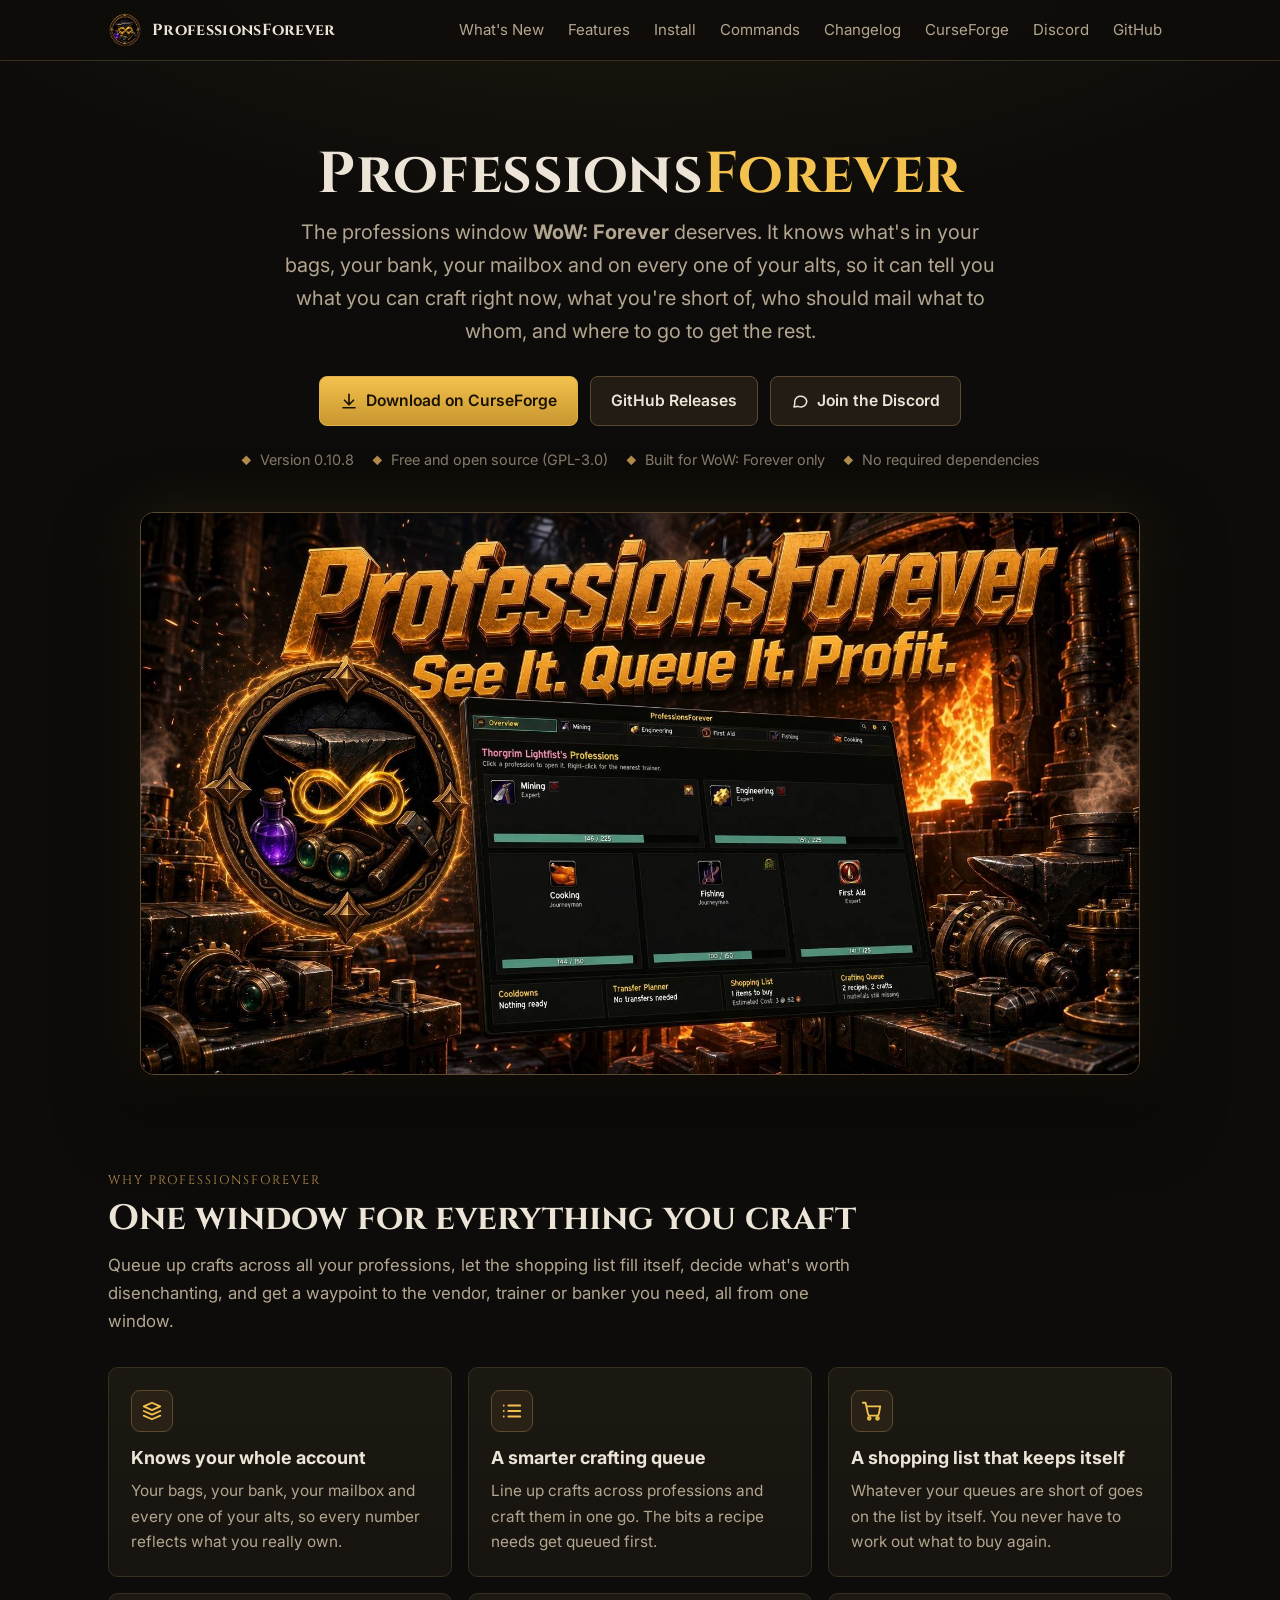
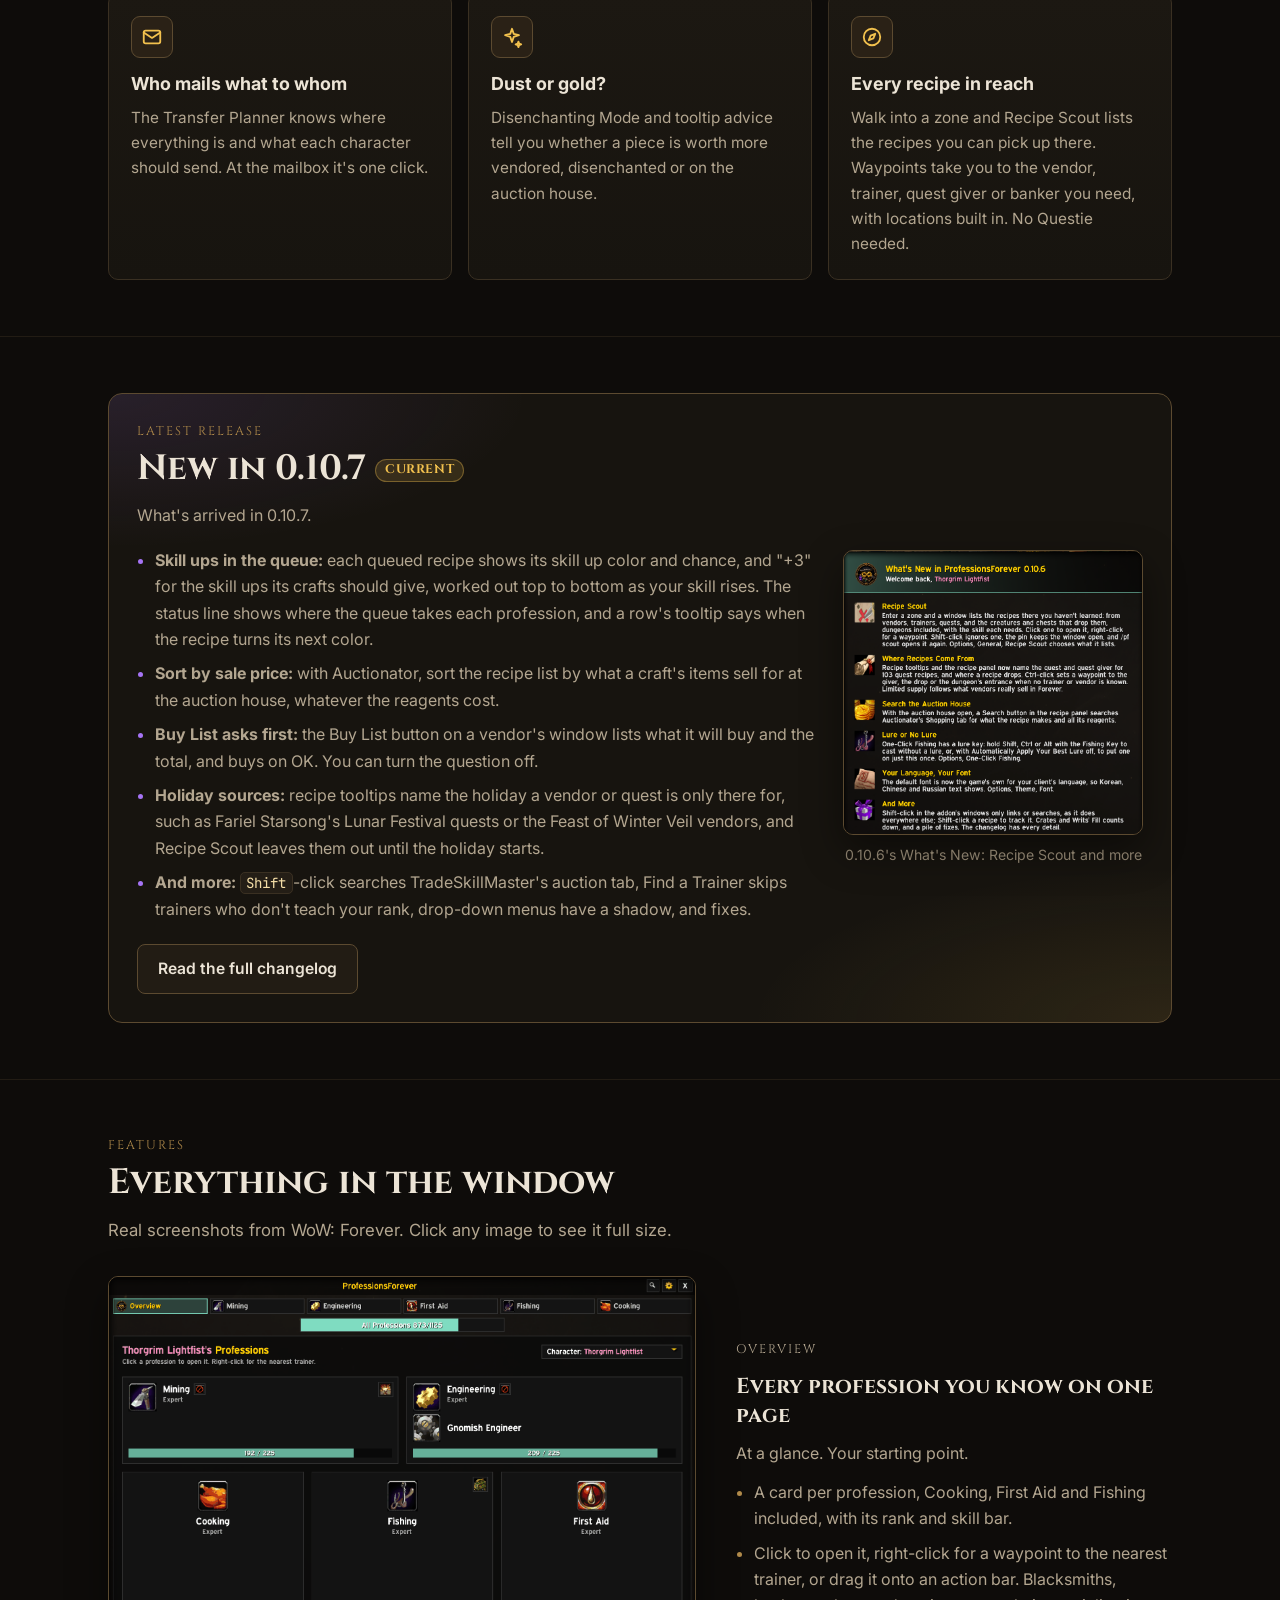
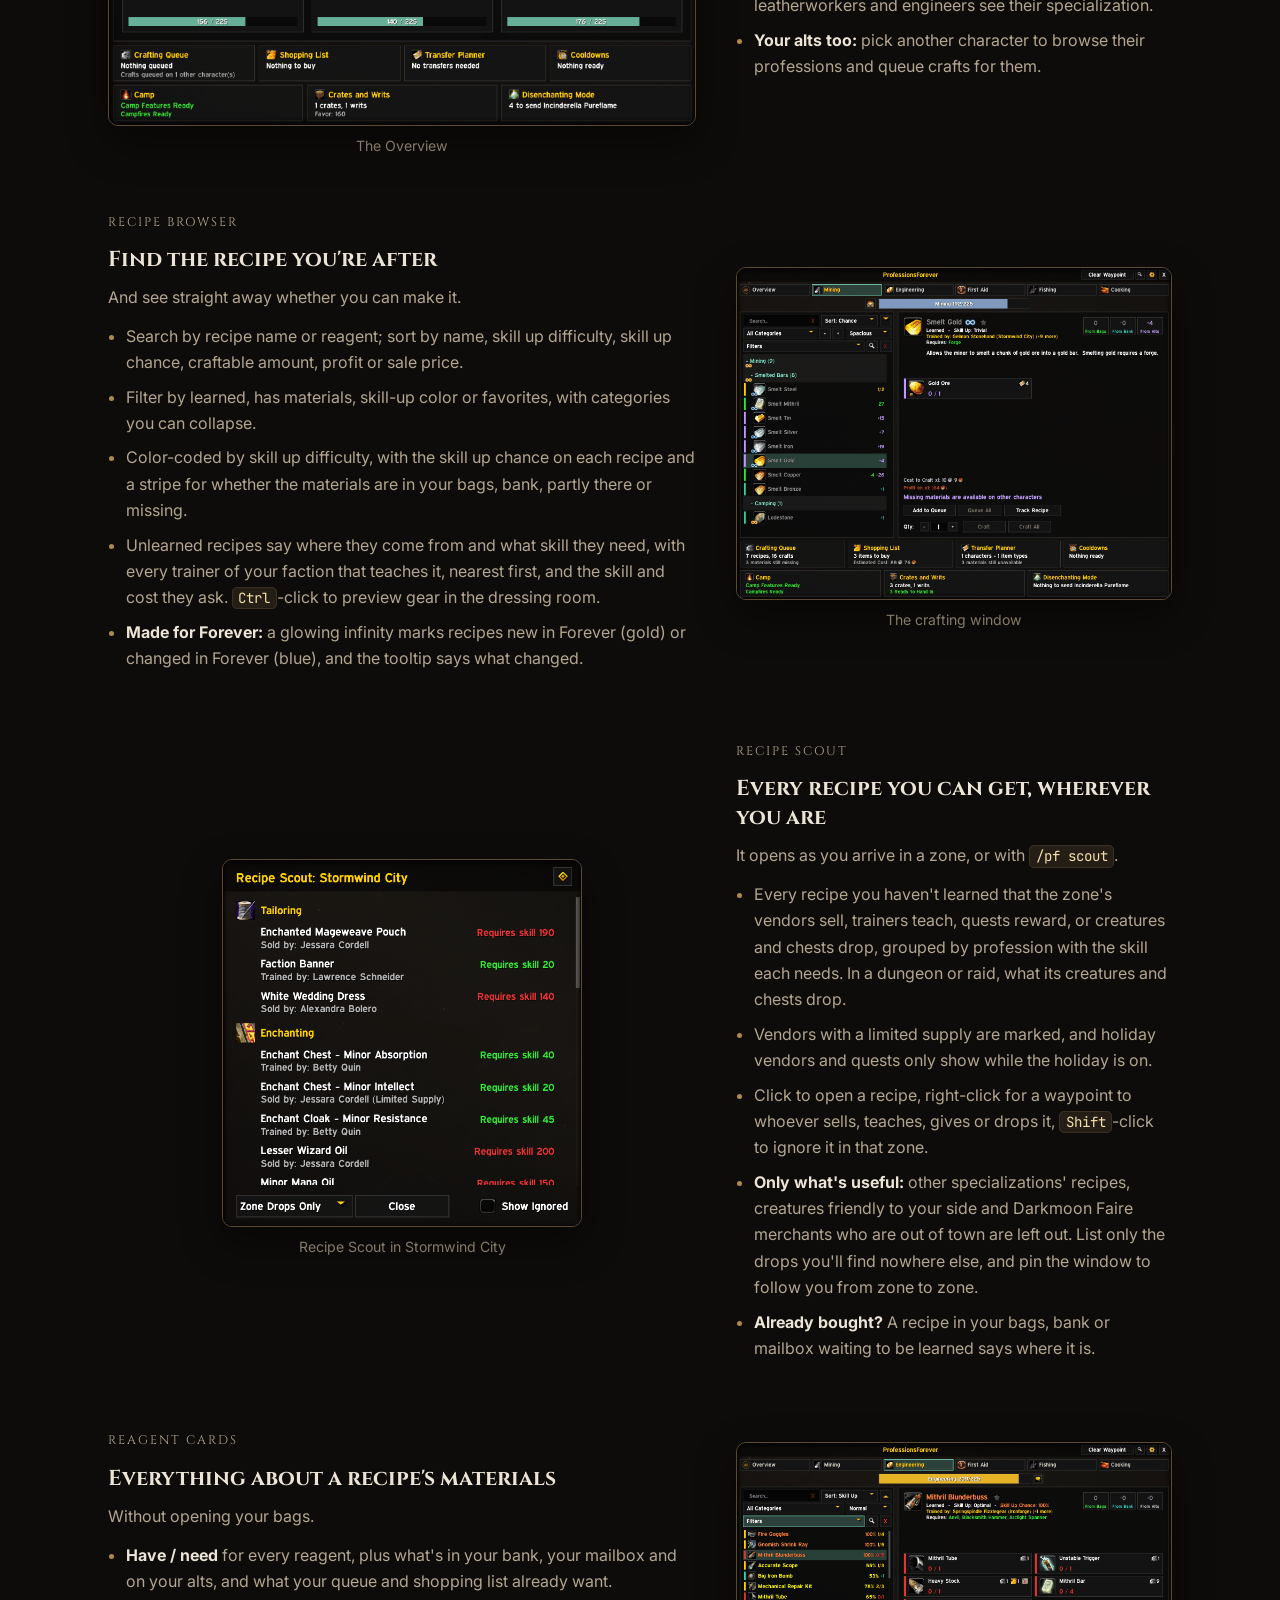
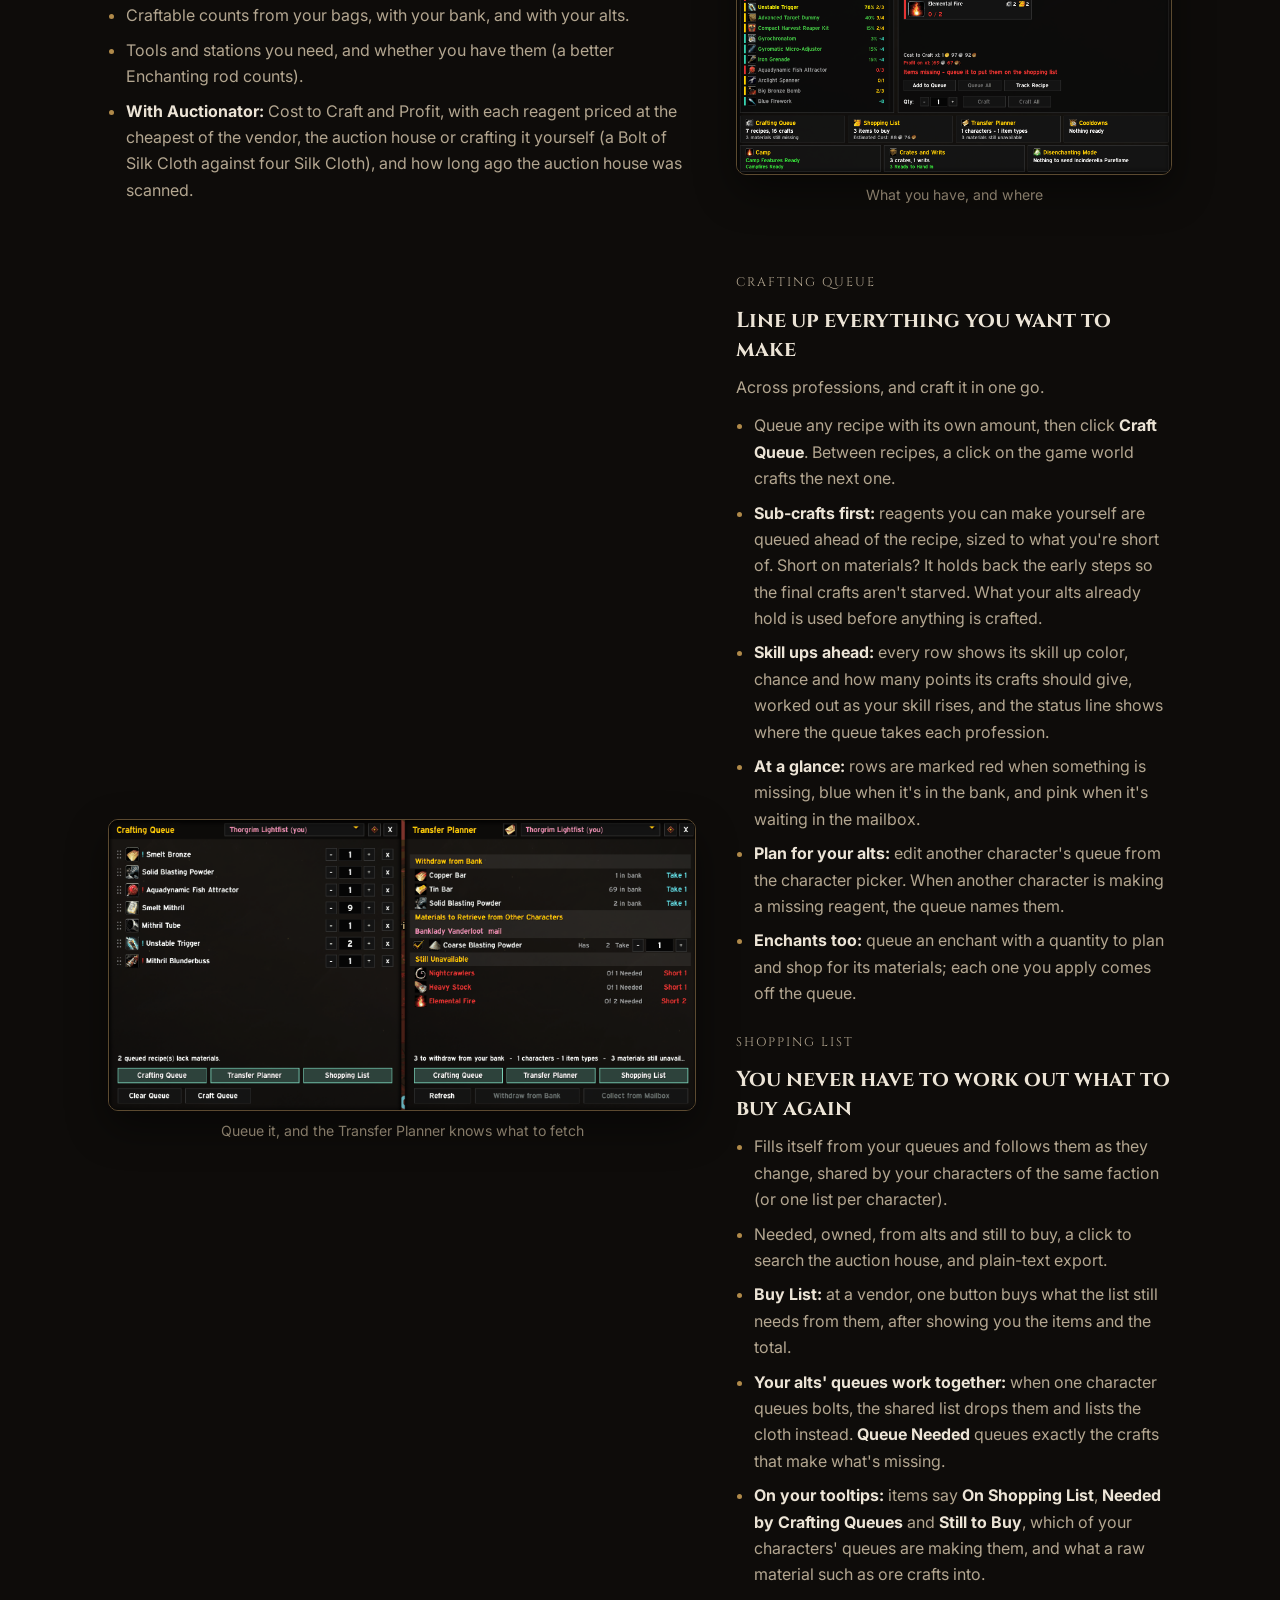
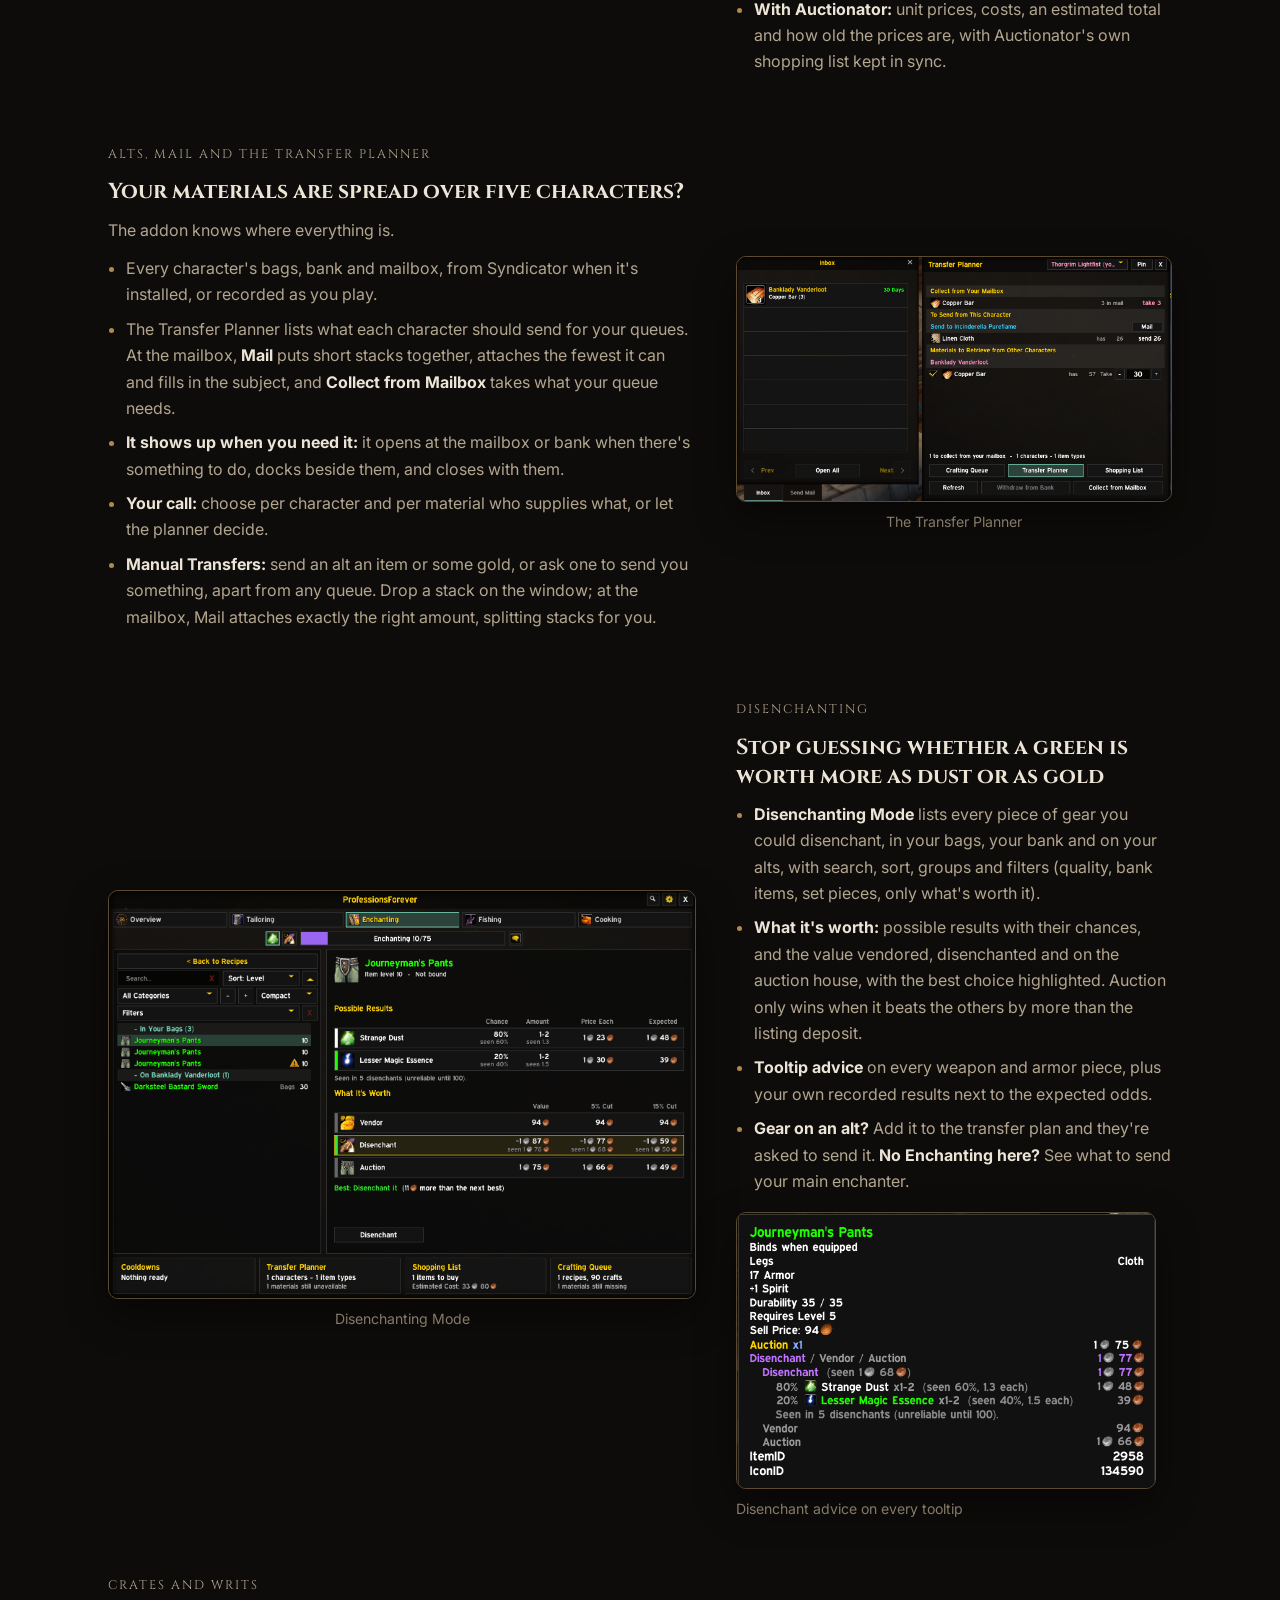
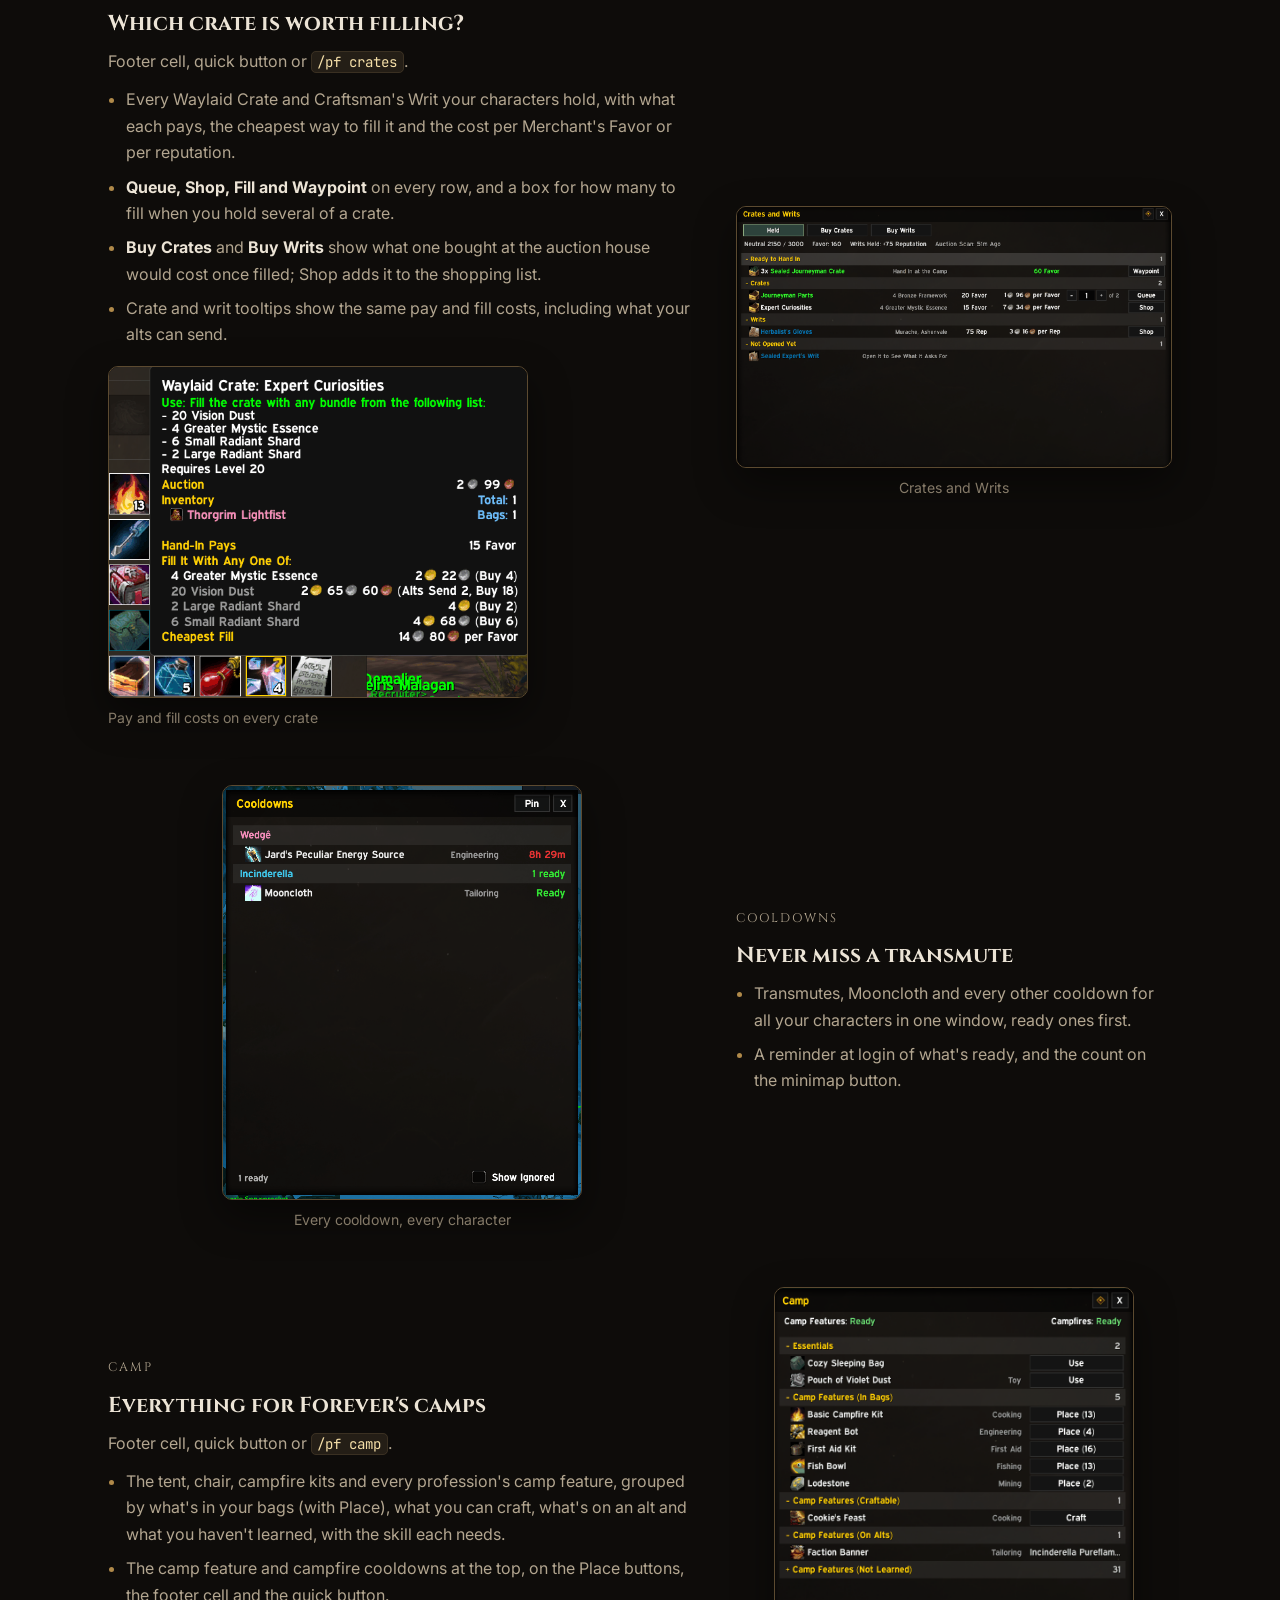
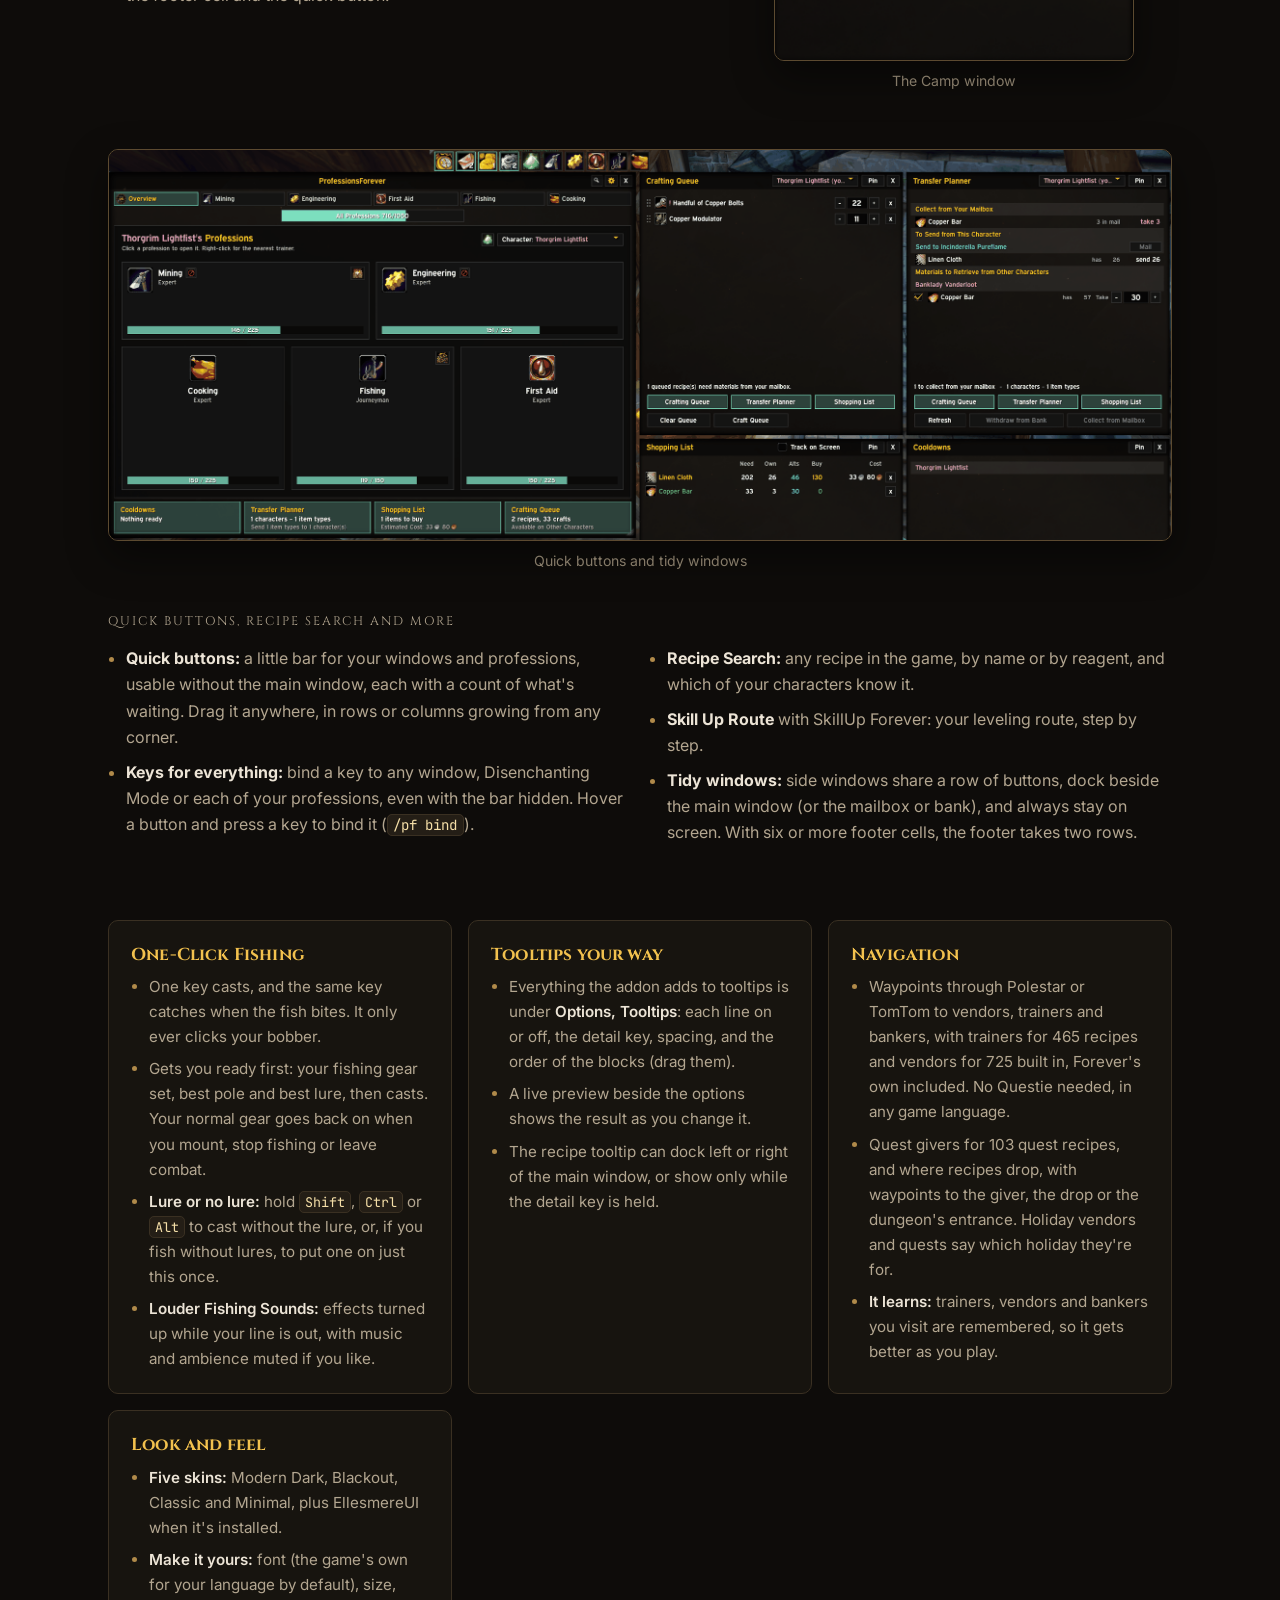
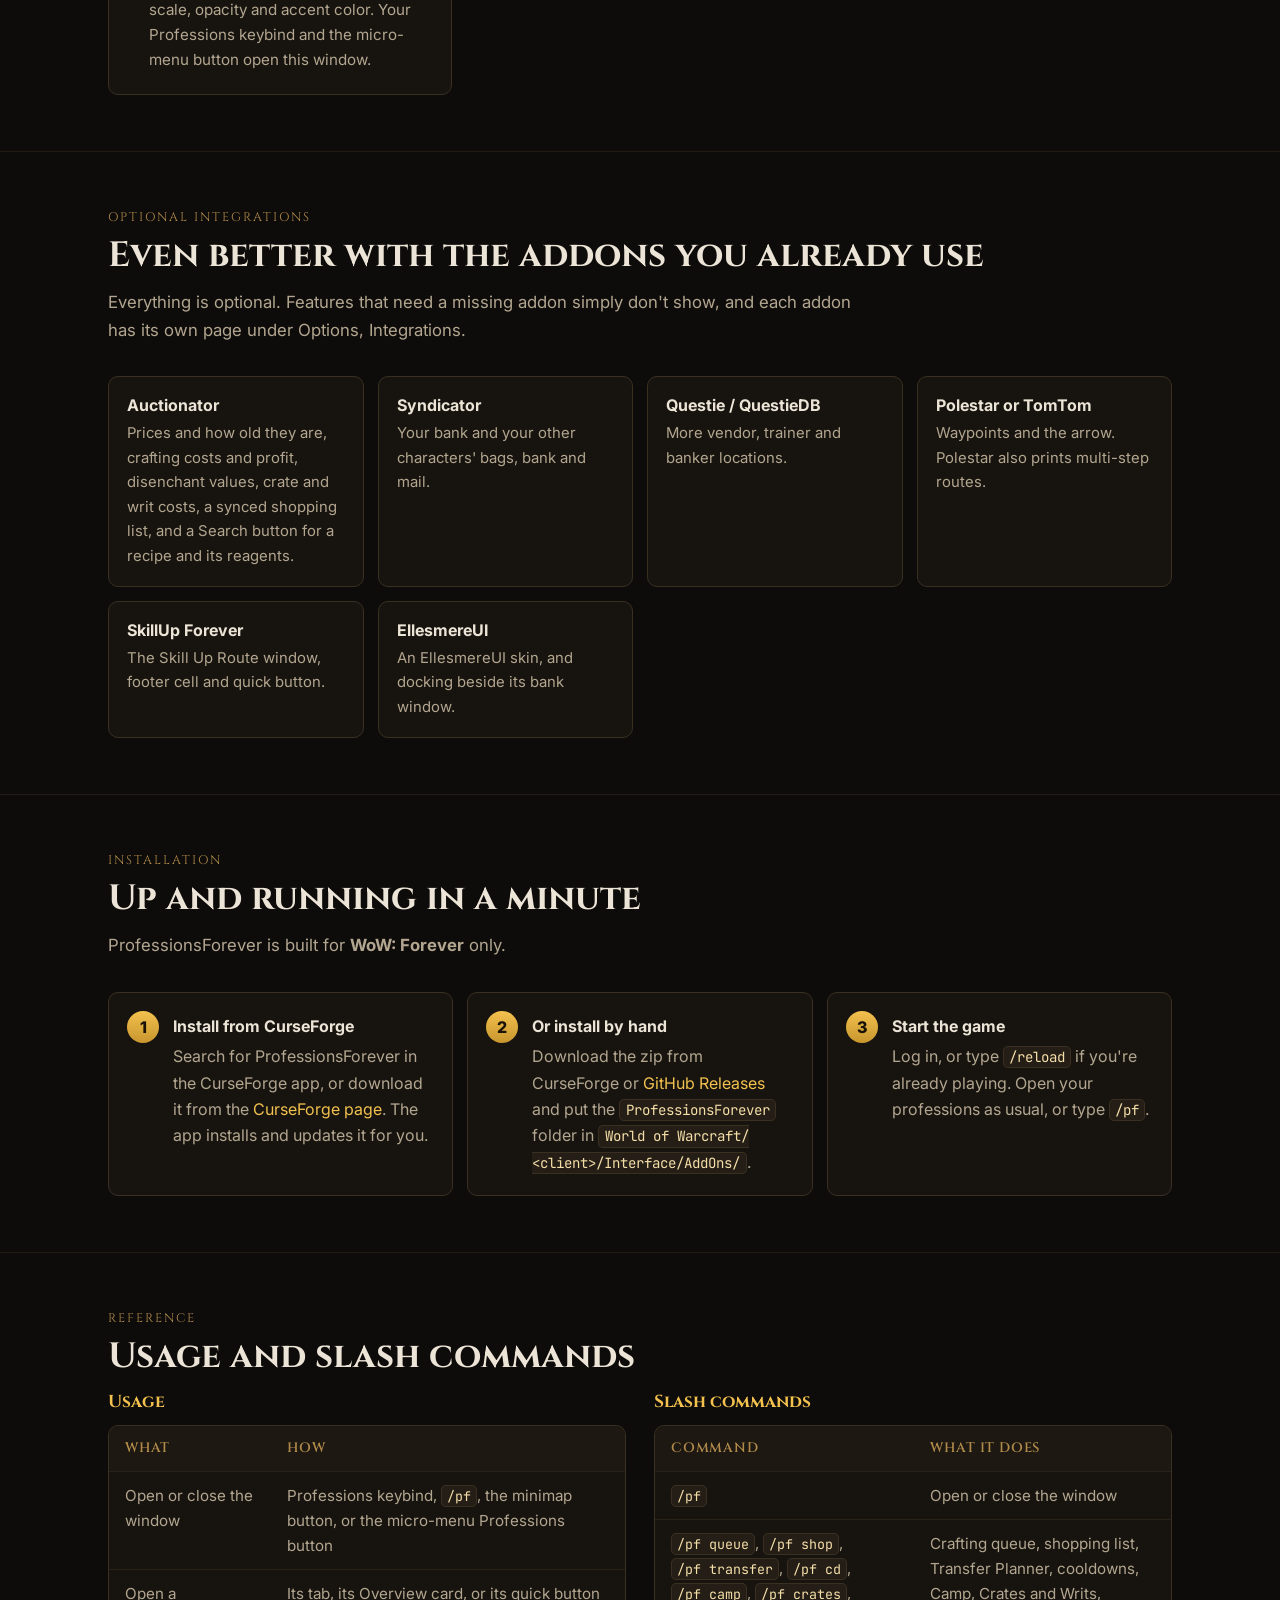
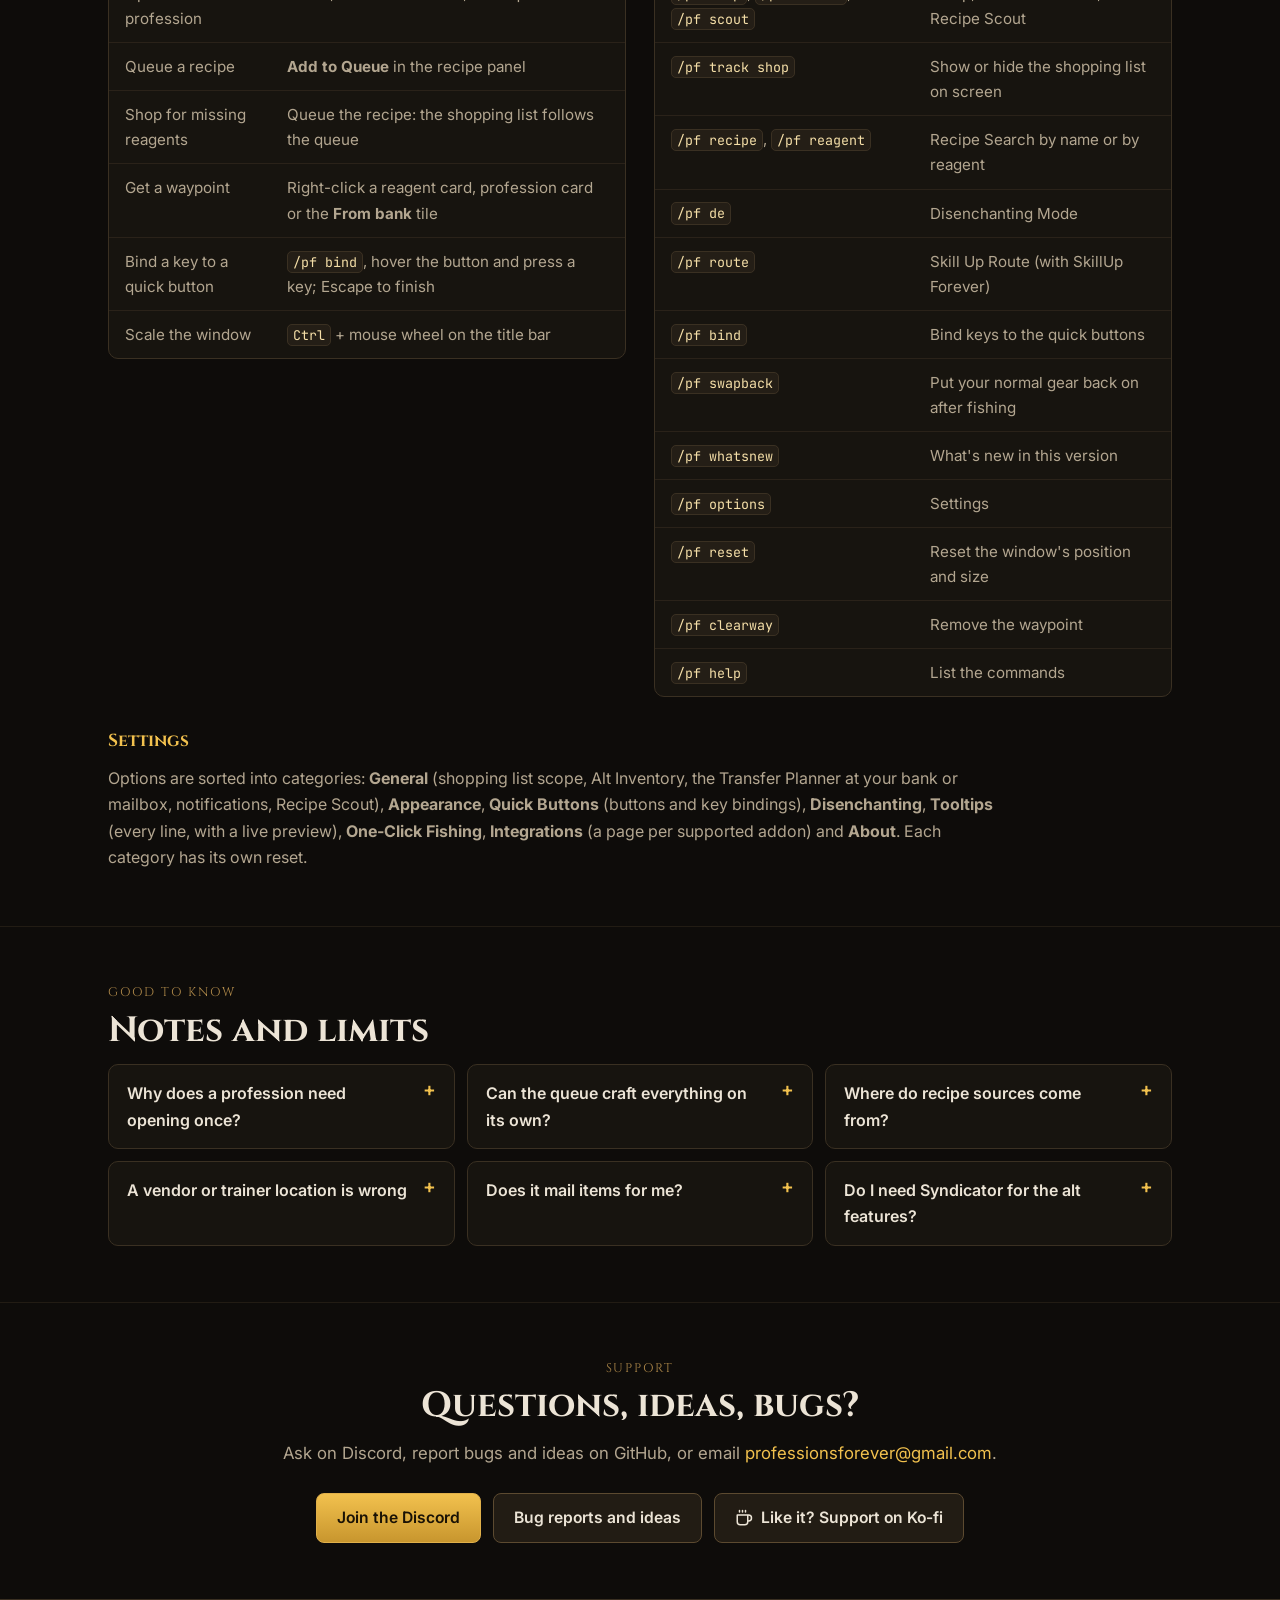
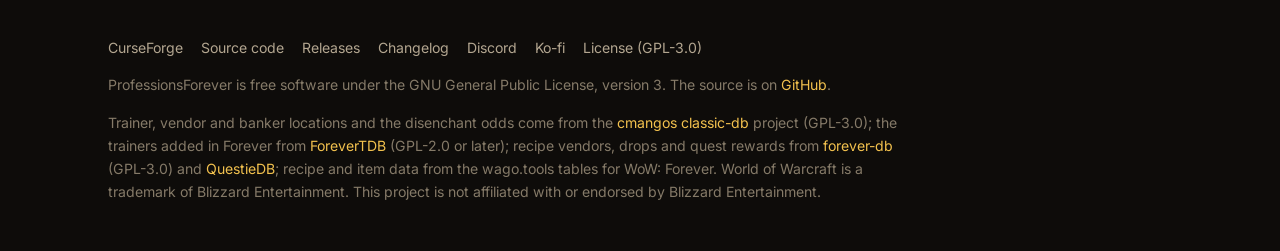
<file: index.html>
<!doctype html>
<html lang="en">
<head>
	<meta charset="utf-8">
	<meta name="viewport" content="width=device-width, initial-scale=1">
	<title>ProfessionsForever: the professions window for WoW: Forever</title>
	<meta name="description" content="The professions window WoW: Forever deserves. It knows what's in your bags, your bank, your mailbox and on every one of your alts: a crafting queue, a shopping list that fills itself, a Transfer Planner, Disenchanting Mode, cooldowns, camp, Crates and Writs, One-Click Fishing and waypoints to vendors, trainers and bankers.">
	<meta name="theme-color" content="#0e0c0a">
	<meta property="og:type" content="website">
	<meta property="og:title" content="ProfessionsForever">
	<meta property="og:description" content="The professions window WoW: Forever deserves. It knows what's in your bags, your bank, your mailbox and on every one of your alts.">
	<meta property="og:url" content="https://professionsforever.github.io/">
	<meta property="og:image" content="https://professionsforever.github.io/assets/screenshots/banner.jpg">
	<meta property="og:image:width" content="1792">
	<meta property="og:image:height" content="1008">
	<meta name="twitter:card" content="summary_large_image">
	<link rel="canonical" href="https://professionsforever.github.io/">
	<link rel="icon" type="image/png" href="assets/favicon.png">
	<link rel="preconnect" href="https://fonts.googleapis.com">
	<link rel="preconnect" href="https://fonts.gstatic.com" crossorigin>
	<link href="https://fonts.googleapis.com/css2?family=Cinzel:wght@600;700&family=Inter:wght@400;500;600;700;800&family=JetBrains+Mono:wght@400;500&display=swap" rel="stylesheet">
	<link rel="stylesheet" href="assets/style.css">
</head>
<body>
<a class="skip" href="#main">Skip to content</a>

<header class="site-header">
	<div class="wrap">
		<a class="brand" href="./"><img src="assets/favicon.png" alt="" width="34" height="34">ProfessionsForever</a>
		<button class="nav-toggle" aria-expanded="false" aria-controls="nav">Menu</button>
		<nav class="nav" id="nav" aria-label="Main">
			<a href="#new">What's New</a>
			<a href="#features">Features</a>
			<a href="#install">Install</a>
			<a href="#commands">Commands</a>
			<a href="changelog.html">Changelog</a>
			<a href="https://www.curseforge.com/wow/addons/professionsforever">CurseForge</a>
			<a href="https://discord.gg/Ay4E5GEhA2">Discord</a>
			<a href="https://github.com/ThreeLightsInTheDark/ProfessionsForever">GitHub</a>
		</nav>
	</div>
</header>

<main id="main">

<!-- Hero -->
<div class="hero">
	<div class="wrap">
		<h1>Professions<wbr><span>Forever</span></h1>
		<p class="tagline">The professions window <strong>WoW: Forever</strong> deserves. It knows what's in your bags, your bank, your mailbox and on every one of your alts, so it can tell you what you can craft right now, what you're short of, who should mail what to whom, and where to go to get the rest.</p>
		<div class="cta">
			<a class="btn btn-primary" href="https://www.curseforge.com/wow/addons/professionsforever">
				<svg viewBox="0 0 24 24" fill="none" stroke="currentColor" stroke-width="2.2" stroke-linecap="round" stroke-linejoin="round" aria-hidden="true"><path d="M12 3v12M6 11l6 6 6-6M4 21h16"/></svg>
				Download on CurseForge
			</a>
			<a class="btn" href="https://github.com/ThreeLightsInTheDark/ProfessionsForever/releases/latest">GitHub Releases</a>
			<a class="btn" href="https://discord.gg/Ay4E5GEhA2">
				<svg viewBox="0 0 24 24" fill="none" stroke="currentColor" stroke-width="2" stroke-linecap="round" stroke-linejoin="round" aria-hidden="true"><path d="M21 12a8 8 0 0 1-11.6 7.1L4 20l1-4.6A8 8 0 1 1 21 12z"/></svg>
				Join the Discord
			</a>
		</div>
		<div class="meta-line">
			<span>Version 0.10.8</span>
			<span>Free and open source (GPL-3.0)</span>
			<span>Built for WoW: Forever only</span>
			<span>No required dependencies</span>
		</div>
		<figure class="hero-shot">
			<a href="assets/screenshots/banner.jpg" class="zoom"><img src="assets/screenshots/banner.jpg" alt="ProfessionsForever banner: See It. Queue It. Profit. The Overview window in front of a forge." width="1792" height="1008" fetchpriority="high"></a>
		</figure>
	</div>
</div>

<!-- Pillars -->
<section id="why" aria-labelledby="why-title">
	<div class="wrap">
		<p class="eyebrow">Why ProfessionsForever</p>
		<h2 id="why-title">One window for everything you craft</h2>
		<p class="lead">Queue up crafts across all your professions, let the shopping list fill itself, decide what's worth disenchanting, and get a waypoint to the vendor, trainer or banker you need, all from one window.</p>
		<div class="pillars">
			<div class="pillar">
				<div class="ico"><svg viewBox="0 0 24 24" fill="none" stroke="currentColor" stroke-width="2" stroke-linecap="round" stroke-linejoin="round" aria-hidden="true"><path d="M3 7l9-4 9 4-9 4-9-4z"/><path d="M3 12l9 4 9-4M3 17l9 4 9-4"/></svg></div>
				<h3>Knows your whole account</h3>
				<p>Your bags, your bank, your mailbox and every one of your alts, so every number reflects what you really own.</p>
			</div>
			<div class="pillar">
				<div class="ico"><svg viewBox="0 0 24 24" fill="none" stroke="currentColor" stroke-width="2" stroke-linecap="round" stroke-linejoin="round" aria-hidden="true"><path d="M8 6h13M8 12h13M8 18h13M3 6h.01M3 12h.01M3 18h.01"/></svg></div>
				<h3>A smarter crafting queue</h3>
				<p>Line up crafts across professions and craft them in one go. The bits a recipe needs get queued first.</p>
			</div>
			<div class="pillar">
				<div class="ico"><svg viewBox="0 0 24 24" fill="none" stroke="currentColor" stroke-width="2" stroke-linecap="round" stroke-linejoin="round" aria-hidden="true"><circle cx="9" cy="20" r="1.5"/><circle cx="18" cy="20" r="1.5"/><path d="M2 3h3l2.7 12.4a2 2 0 0 0 2 1.6h7.7a2 2 0 0 0 2-1.6L21 7H6"/></svg></div>
				<h3>A shopping list that keeps itself</h3>
				<p>Whatever your queues are short of goes on the list by itself. You never have to work out what to buy again.</p>
			</div>
			<div class="pillar">
				<div class="ico"><svg viewBox="0 0 24 24" fill="none" stroke="currentColor" stroke-width="2" stroke-linecap="round" stroke-linejoin="round" aria-hidden="true"><rect x="3" y="5" width="18" height="14" rx="2"/><path d="M3 7l9 6 9-6"/></svg></div>
				<h3>Who mails what to whom</h3>
				<p>The Transfer Planner knows where everything is and what each character should send. At the mailbox it's one click.</p>
			</div>
			<div class="pillar">
				<div class="ico"><svg viewBox="0 0 24 24" fill="none" stroke="currentColor" stroke-width="2" stroke-linecap="round" stroke-linejoin="round" aria-hidden="true"><path d="M12 3l1.9 5.6L19.5 10l-5.6 1.9L12 17.5l-1.9-5.6L4.5 10l5.6-1.4L12 3z"/><path d="M19 17l.8 2.2L22 20l-2.2.8L19 23l-.8-2.2L16 20l2.2-.8L19 17z"/></svg></div>
				<h3>Dust or gold?</h3>
				<p>Disenchanting Mode and tooltip advice tell you whether a piece is worth more vendored, disenchanted or on the auction house.</p>
			</div>
			<div class="pillar">
				<div class="ico"><svg viewBox="0 0 24 24" fill="none" stroke="currentColor" stroke-width="2" stroke-linecap="round" stroke-linejoin="round" aria-hidden="true"><circle cx="12" cy="12" r="9"/><path d="M15.5 8.5l-2 5-5 2 2-5 5-2z"/></svg></div>
				<h3>Every recipe in reach</h3>
				<p>Walk into a zone and Recipe Scout lists the recipes you can pick up there. Waypoints take you to the vendor, trainer, quest giver or banker you need, with locations built in. No Questie needed.</p>
			</div>
		</div>
	</div>
</section>

<!-- What's new -->
<section id="new" aria-labelledby="new-title">
	<div class="wrap">
		<div class="new-box">
			<div class="new-text">
				<p class="eyebrow">Latest release</p>
				<h2 id="new-title">New in 0.10.7 <span class="badge">CURRENT</span></h2>
				<p class="new-intro">What's arrived in 0.10.7.</p>
				<ul class="new-list">
					<li><strong>Skill ups in the queue:</strong> each queued recipe shows its skill up color and chance, and "+3" for the skill ups its crafts should give, worked out top to bottom as your skill rises. The status line shows where the queue takes each profession, and a row's tooltip says when the recipe turns its next color.</li>
					<li><strong>Sort by sale price:</strong> with Auctionator, sort the recipe list by what a craft's items sell for at the auction house, whatever the reagents cost.</li>
					<li><strong>Buy List asks first:</strong> the Buy List button on a vendor's window lists what it will buy and the total, and buys on OK. You can turn the question off.</li>
					<li><strong>Holiday sources:</strong> recipe tooltips name the holiday a vendor or quest is only there for, such as Fariel Starsong's Lunar Festival quests or the Feast of Winter Veil vendors, and Recipe Scout leaves them out until the holiday starts.</li>
					<li><strong>And more:</strong> <kbd>Shift</kbd>-click searches TradeSkillMaster's auction tab, Find a Trainer skips trainers who don't teach your rank, drop-down menus have a shadow, and fixes.</li>
				</ul>
				<a class="btn" href="changelog.html">Read the full changelog</a>
			</div>
			<figure class="shot new-shot">
				<a href="assets/screenshots/whats-new.png" class="zoom"><img src="assets/screenshots/whats-new.png" alt="The What's New window in game for version 0.10.6: Recipe Scout, where recipes come from, searching the auction house, the One-Click Fishing lure key, the game's own font for your language, and more." width="881" height="837" loading="lazy"></a>
				<figcaption>0.10.6's What's New: Recipe Scout and more</figcaption>
			</figure>
		</div>
	</div>
</section>

<!-- Features -->
<section id="features" aria-labelledby="features-title">
	<div class="wrap">
		<p class="eyebrow">Features</p>
		<h2 id="features-title">Everything in the window</h2>
		<p class="lead">Real screenshots from WoW: Forever. Click any image to see it full size.</p>

		<div class="tour">
			<div class="tour-row" id="overview">
				<figure class="shot">
					<a href="assets/screenshots/overview.png" class="zoom"><img src="assets/screenshots/overview.png" alt="The Overview tab: cards for Mining, Engineering with the Gnomish Engineer specialization, Cooking, Fishing and First Aid with skill bars, and a two-row footer with the crafting queue, shopping list, Transfer Planner, cooldowns, Camp, Crates and Writs and Disenchanting Mode." width="1623" height="1238" loading="lazy"></a>
					<figcaption>The Overview</figcaption>
				</figure>
				<div class="tour-text">
					<p class="eyebrow">Overview</p>
					<h3>Every profession you know on one page</h3>
					<p>At a glance. Your starting point.</p>
					<ul>
						<li>A card per profession, Cooking, First Aid and Fishing included, with its rank and skill bar.</li>
						<li>Click to open it, right-click for a waypoint to the nearest trainer, or drag it onto an action bar. Blacksmiths, leatherworkers and engineers see their specialization.</li>
						<li><strong>Your alts too:</strong> pick another character to browse their professions and queue crafts for them.</li>
					</ul>
				</div>
			</div>

			<div class="tour-row" id="recipes">
				<figure class="shot">
					<a href="assets/screenshots/recipe-missing.png" class="zoom"><img src="assets/screenshots/recipe-missing.png" alt="The Mining recipe list with Smelt Gold selected: blue infinity marks on recipes changed in Forever and a gold one on the camp recipe Lodestone, the nearest trainer with how many more, and gold ore available on another character." width="1622" height="1236" loading="lazy"></a>
					<figcaption>The crafting window</figcaption>
				</figure>
				<div class="tour-text">
					<p class="eyebrow">Recipe browser</p>
					<h3>Find the recipe you're after</h3>
					<p>And see straight away whether you can make it.</p>
					<ul>
						<li>Search by recipe name or reagent; sort by name, skill up difficulty, skill up chance, craftable amount, profit or sale price.</li>
						<li>Filter by learned, has materials, skill-up color or favorites, with categories you can collapse.</li>
						<li>Color-coded by skill up difficulty, with the skill up chance on each recipe and a stripe for whether the materials are in your bags, bank, partly there or missing.</li>
						<li>Unlearned recipes say where they come from and what skill they need, with every trainer of your faction that teaches it, nearest first, and the skill and cost they ask. <kbd>Ctrl</kbd>-click to preview gear in the dressing room.</li>
						<li><strong>Made for Forever:</strong> a glowing infinity marks recipes new in Forever (gold) or changed in Forever (blue), and the tooltip says what changed.</li>
					</ul>
				</div>
			</div>

			<div class="tour-row" id="scout">
				<figure class="shot shot-narrow">
					<a href="assets/screenshots/recipe-scout.png" class="zoom"><img src="assets/screenshots/recipe-scout.png" alt="The Recipe Scout window for Stormwind City: unlearned Tailoring and Enchanting recipes grouped by profession, each with the vendor or trainer who has it, one vendor marked Limited Supply, the skill each requires in red or green, and a Zone Drops Only dropdown." width="672" height="688" loading="lazy"></a>
					<figcaption>Recipe Scout in Stormwind City</figcaption>
				</figure>
				<div class="tour-text">
					<p class="eyebrow">Recipe Scout</p>
					<h3>Every recipe you can get, wherever you are</h3>
					<p>It opens as you arrive in a zone, or with <code>/pf scout</code>.</p>
					<ul>
						<li>Every recipe you haven't learned that the zone's vendors sell, trainers teach, quests reward, or creatures and chests drop, grouped by profession with the skill each needs. In a dungeon or raid, what its creatures and chests drop.</li>
						<li>Vendors with a limited supply are marked, and holiday vendors and quests only show while the holiday is on.</li>
						<li>Click to open a recipe, right-click for a waypoint to whoever sells, teaches, gives or drops it, <kbd>Shift</kbd>-click to ignore it in that zone.</li>
						<li><strong>Only what's useful:</strong> other specializations' recipes, creatures friendly to your side and Darkmoon Faire merchants who are out of town are left out. List only the drops you'll find nowhere else, and pin the window to follow you from zone to zone.</li>
						<li><strong>Already bought?</strong> A recipe in your bags, bank or mailbox waiting to be learned says where it is.</li>
					</ul>
				</div>
			</div>

			<div class="tour-row" id="reagents">
				<figure class="shot">
					<a href="assets/screenshots/recipe-browser.png" class="zoom"><img src="assets/screenshots/recipe-browser.png" alt="Mithril Blunderbuss in the Engineering recipe browser: reagent cards with have and need counts and icons for what is queued or held elsewhere, the trainer who teaches it, required tools, the skill up chance, and craft cost and profit." width="1622" height="1236" loading="lazy"></a>
					<figcaption>What you have, and where</figcaption>
				</figure>
				<div class="tour-text">
					<p class="eyebrow">Reagent cards</p>
					<h3>Everything about a recipe's materials</h3>
					<p>Without opening your bags.</p>
					<ul>
						<li><strong>Have / need</strong> for every reagent, plus what's in your bank, your mailbox and on your alts, and what your queue and shopping list already want.</li>
						<li>Craftable counts from your bags, with your bank, and with your alts.</li>
						<li>Tools and stations you need, and whether you have them (a better Enchanting rod counts).</li>
						<li><strong>With Auctionator:</strong> Cost to Craft and Profit, with each reagent priced at the cheapest of the vendor, the auction house or crafting it yourself (a Bolt of Silk Cloth against four Silk Cloth), and how long ago the auction house was scanned.</li>
					</ul>
				</div>
			</div>

			<div class="tour-row" id="queue">
				<figure class="shot">
					<a href="assets/screenshots/queue-planner.png" class="zoom"><img src="assets/screenshots/queue-planner.png" alt="The Crafting Queue building a Mithril Blunderbuss from Smelt Bronze, Smelt Mithril, Mithril Tube and Unstable Trigger, next to the Transfer Planner listing what to withdraw from the bank, what to retrieve from a bank alt by mail, and what is still unavailable." width="1634" height="809" loading="lazy"></a>
					<figcaption>Queue it, and the Transfer Planner knows what to fetch</figcaption>
				</figure>
				<div class="tour-text">
					<p class="eyebrow">Crafting queue</p>
					<h3>Line up everything you want to make</h3>
					<p>Across professions, and craft it in one go.</p>
					<ul>
						<li>Queue any recipe with its own amount, then click <strong>Craft Queue</strong>. Between recipes, a click on the game world crafts the next one.</li>
						<li><strong>Sub-crafts first:</strong> reagents you can make yourself are queued ahead of the recipe, sized to what you're short of. Short on materials? It holds back the early steps so the final crafts aren't starved. What your alts already hold is used before anything is crafted.</li>
						<li><strong>Skill ups ahead:</strong> every row shows its skill up color, chance and how many points its crafts should give, worked out as your skill rises, and the status line shows where the queue takes each profession.</li>
						<li><strong>At a glance:</strong> rows are marked red when something is missing, blue when it's in the bank, and pink when it's waiting in the mailbox.</li>
						<li><strong>Plan for your alts:</strong> edit another character's queue from the character picker. When another character is making a missing reagent, the queue names them.</li>
						<li><strong>Enchants too:</strong> queue an enchant with a quantity to plan and shop for its materials; each one you apply comes off the queue.</li>
					</ul>
					<p class="eyebrow sub-eyebrow">Shopping list</p>
					<h3>You never have to work out what to buy again</h3>
					<ul>
						<li>Fills itself from your queues and follows them as they change, shared by your characters of the same faction (or one list per character).</li>
						<li>Needed, owned, from alts and still to buy, a click to search the auction house, and plain-text export.</li>
						<li><strong>Buy List:</strong> at a vendor, one button buys what the list still needs from them, after showing you the items and the total.</li>
						<li><strong>Your alts' queues work together:</strong> when one character queues bolts, the shared list drops them and lists the cloth instead. <strong>Queue Needed</strong> queues exactly the crafts that make what's missing.</li>
						<li><strong>On your tooltips:</strong> items say <strong>On Shopping List</strong>, <strong>Needed by Crafting Queues</strong> and <strong>Still to Buy</strong>, which of your characters' queues are making them, and what a raw material such as ore crafts into.</li>
						<li><strong>With Auctionator:</strong> unit prices, costs, an estimated total and how old the prices are, with Auctionator's own shopping list kept in sync.</li>
					</ul>
				</div>
			</div>

			<div class="tour-row" id="alts">
				<figure class="shot">
					<a href="assets/screenshots/transfer-mailbox.png" class="zoom"><img src="assets/screenshots/transfer-mailbox.png" alt="The Transfer Planner beside an open mailbox: Copper Bar to collect from the mailbox, Linen Cloth to send to another character with a Mail button, and Copper Bar to retrieve from a bank alt." width="1426" height="803" loading="lazy"></a>
					<figcaption>The Transfer Planner</figcaption>
				</figure>
				<div class="tour-text">
					<p class="eyebrow">Alts, mail and the Transfer Planner</p>
					<h3>Your materials are spread over five characters?</h3>
					<p>The addon knows where everything is.</p>
					<ul>
						<li>Every character's bags, bank and mailbox, from Syndicator when it's installed, or recorded as you play.</li>
						<li>The Transfer Planner lists what each character should send for your queues. At the mailbox, <strong>Mail</strong> puts short stacks together, attaches the fewest it can and fills in the subject, and <strong>Collect from Mailbox</strong> takes what your queue needs.</li>
						<li><strong>It shows up when you need it:</strong> it opens at the mailbox or bank when there's something to do, docks beside them, and closes with them.</li>
						<li><strong>Your call:</strong> choose per character and per material who supplies what, or let the planner decide.</li>
						<li><strong>Manual Transfers:</strong> send an alt an item or some gold, or ask one to send you something, apart from any queue. Drop a stack on the window; at the mailbox, Mail attaches exactly the right amount, splitting stacks for you.</li>
					</ul>
				</div>
			</div>

			<div class="tour-row" id="disenchanting">
				<figure class="shot">
					<a href="assets/screenshots/disenchanting-mode.png" class="zoom"><img src="assets/screenshots/disenchanting-mode.png" alt="Disenchanting Mode on the Enchanting tab: Journeyman's Pants selected, with possible results and chances, and a comparison of vendor, disenchant and auction value that highlights Disenchant as the best choice." width="1623" height="1128" loading="lazy"></a>
					<figcaption>Disenchanting Mode</figcaption>
				</figure>
				<div class="tour-text">
					<p class="eyebrow">Disenchanting</p>
					<h3>Stop guessing whether a green is worth more as dust or as gold</h3>
					<ul>
						<li><strong>Disenchanting Mode</strong> lists every piece of gear you could disenchant, in your bags, your bank and on your alts, with search, sort, groups and filters (quality, bank items, set pieces, only what's worth it).</li>
						<li><strong>What it's worth:</strong> possible results with their chances, and the value vendored, disenchanted and on the auction house, with the best choice highlighted. Auction only wins when it beats the others by more than the listing deposit.</li>
						<li><strong>Tooltip advice</strong> on every weapon and armor piece, plus your own recorded results next to the expected odds.</li>
						<li><strong>Gear on an alt?</strong> Add it to the transfer plan and they're asked to send it. <strong>No Enchanting here?</strong> See what to send your main enchanter.</li>
					</ul>
					<figure class="shot shot-inline">
						<a href="assets/screenshots/disenchant-tooltip.png" class="zoom"><img src="assets/screenshots/disenchant-tooltip.png" alt="An item tooltip for Journeyman's Pants with the verdict Disenchant / Vendor / Auction, every result with its chance and value, and the rates seen in your own disenchants." width="685" height="450" loading="lazy"></a>
						<figcaption>Disenchant advice on every tooltip</figcaption>
					</figure>
				</div>
			</div>

			<div class="tour-row" id="crates">
				<figure class="shot">
					<a href="assets/screenshots/crates-held.png" class="zoom"><img src="assets/screenshots/crates-held.png" alt="The Crates and Writs window, Held tab: Merchant's Favor and reputation at the top with the auction scan age, sealed crates ready to hand in with a Waypoint button, crates with their Favor and cost per Favor, a writ with its reputation and cost per reputation, and a writ not opened yet." width="1397" height="836" loading="lazy"></a>
					<figcaption>Crates and Writs</figcaption>
				</figure>
				<div class="tour-text">
					<p class="eyebrow">Crates and Writs</p>
					<h3>Which crate is worth filling?</h3>
					<p>Footer cell, quick button or <code>/pf crates</code>.</p>
					<ul>
						<li>Every Waylaid Crate and Craftsman's Writ your characters hold, with what each pays, the cheapest way to fill it and the cost per Merchant's Favor or per reputation.</li>
						<li><strong>Queue, Shop, Fill and Waypoint</strong> on every row, and a box for how many to fill when you hold several of a crate.</li>
						<li><strong>Buy Crates</strong> and <strong>Buy Writs</strong> show what one bought at the auction house would cost once filled; Shop adds it to the shopping list.</li>
						<li>Crate and writ tooltips show the same pay and fill costs, including what your alts can send.</li>
					</ul>
					<figure class="shot shot-inline">
						<a href="assets/screenshots/crate-tooltip.png" class="zoom"><img src="assets/screenshots/crate-tooltip.png" alt="A Waylaid Crate: Expert Curiosities tooltip showing that it pays 15 Favor, the cost of each bundle that fills it with what alts can send and what to buy, and the cheapest fill per Favor." width="618" height="488" loading="lazy"></a>
						<figcaption>Pay and fill costs on every crate</figcaption>
					</figure>
				</div>
			</div>

			<div class="tour-row" id="cooldowns">
				<figure class="shot shot-narrow">
					<a href="assets/screenshots/cooldowns.png" class="zoom"><img src="assets/screenshots/cooldowns.png" alt="The Cooldowns window listing Jard's Peculiar Energy Source on one character with 8 hours 29 minutes left, and Mooncloth ready on another." width="710" height="819" loading="lazy"></a>
					<figcaption>Every cooldown, every character</figcaption>
				</figure>
				<div class="tour-text">
					<p class="eyebrow">Cooldowns</p>
					<h3>Never miss a transmute</h3>
					<ul>
						<li>Transmutes, Mooncloth and every other cooldown for all your characters in one window, ready ones first.</li>
						<li>A reminder at login of what's ready, and the count on the minimap button.</li>
					</ul>
				</div>
			</div>

			<div class="tour-row" id="camp">
				<figure class="shot shot-narrow">
					<a href="assets/screenshots/camp.png" class="zoom"><img src="assets/screenshots/camp.png" alt="The Camp window: camp feature and campfire cooldowns ready at the top, Essentials with Use buttons, camp features in bags with Place buttons and counts, one craftable, one on an alt, and 31 not learned." width="810" height="842" loading="lazy"></a>
					<figcaption>The Camp window</figcaption>
				</figure>
				<div class="tour-text">
					<p class="eyebrow">Camp</p>
					<h3>Everything for Forever's camps</h3>
					<p>Footer cell, quick button or <code>/pf camp</code>.</p>
					<ul>
						<li>The tent, chair, campfire kits and every profession's camp feature, grouped by what's in your bags (with Place), what you can craft, what's on an alt and what you haven't learned, with the skill each needs.</li>
						<li>The camp feature and campfire cooldowns at the top, on the Place buttons, the footer cell and the quick button.</li>
					</ul>
				</div>
			</div>

			<div class="tour-row tour-row-wide" id="more">
				<figure class="shot">
					<a href="assets/screenshots/workspace.png" class="zoom"><img src="assets/screenshots/workspace.png" alt="The quick buttons bar above the main window, with the Crafting Queue, Transfer Planner, Shopping List and Cooldowns docked beside it." width="2200" height="809" loading="lazy"></a>
					<figcaption>Quick buttons and tidy windows</figcaption>
				</figure>
				<div class="tour-text">
					<p class="eyebrow">Quick buttons, Recipe Search and more</p>
					<ul class="cols">
						<li><strong>Quick buttons:</strong> a little bar for your windows and professions, usable without the main window, each with a count of what's waiting. Drag it anywhere, in rows or columns growing from any corner.</li>
						<li><strong>Keys for everything:</strong> bind a key to any window, Disenchanting Mode or each of your professions, even with the bar hidden. Hover a button and press a key to bind it (<code>/pf bind</code>).</li>
						<li><strong>Recipe Search:</strong> any recipe in the game, by name or by reagent, and which of your characters know it.</li>
						<li><strong>Skill Up Route</strong> with SkillUp Forever: your leveling route, step by step.</li>
						<li><strong>Tidy windows:</strong> side windows share a row of buttons, dock beside the main window (or the mailbox or bank), and always stay on screen. With six or more footer cells, the footer takes two rows.</li>
					</ul>
				</div>
			</div>
		</div>

		<div class="features features-tail">
			<article class="feature">
				<h3>One-Click Fishing</h3>
				<ul>
					<li>One key casts, and the same key catches when the fish bites. It only ever clicks your bobber.</li>
					<li>Gets you ready first: your fishing gear set, best pole and best lure, then casts. Your normal gear goes back on when you mount, stop fishing or leave combat.</li>
					<li><strong>Lure or no lure:</strong> hold <kbd>Shift</kbd>, <kbd>Ctrl</kbd> or <kbd>Alt</kbd> to cast without the lure, or, if you fish without lures, to put one on just this once.</li>
					<li><strong>Louder Fishing Sounds:</strong> effects turned up while your line is out, with music and ambience muted if you like.</li>
				</ul>
			</article>
			<article class="feature">
				<h3>Tooltips your way</h3>
				<ul>
					<li>Everything the addon adds to tooltips is under <strong>Options, Tooltips</strong>: each line on or off, the detail key, spacing, and the order of the blocks (drag them).</li>
					<li>A live preview beside the options shows the result as you change it.</li>
					<li>The recipe tooltip can dock left or right of the main window, or show only while the detail key is held.</li>
				</ul>
			</article>
			<article class="feature">
				<h3>Navigation</h3>
				<ul>
					<li>Waypoints through Polestar or TomTom to vendors, trainers and bankers, with trainers for 465 recipes and vendors for 725 built in, Forever's own included. No Questie needed, in any game language.</li>
					<li>Quest givers for 103 quest recipes, and where recipes drop, with waypoints to the giver, the drop or the dungeon's entrance. Holiday vendors and quests say which holiday they're for.</li>
					<li><strong>It learns:</strong> trainers, vendors and bankers you visit are remembered, so it gets better as you play.</li>
				</ul>
			</article>
			<article class="feature">
				<h3>Look and feel</h3>
				<ul>
					<li><strong>Five skins:</strong> Modern Dark, Blackout, Classic and Minimal, plus EllesmereUI when it's installed.</li>
					<li><strong>Make it yours:</strong> font (the game's own for your language by default), size, scale, opacity and accent color. Your Professions keybind and the micro-menu button open this window.</li>
				</ul>
			</article>
		</div>
	</div>
</section>

<!-- Integrations -->
<section id="integrations" aria-labelledby="int-title">
	<div class="wrap">
		<p class="eyebrow">Optional integrations</p>
		<h2 id="int-title">Even better with the addons you already use</h2>
		<p class="lead">Everything is optional. Features that need a missing addon simply don't show, and each addon has its own page under Options, Integrations.</p>
		<div class="integrations">
			<div class="integration"><h3>Auctionator</h3><p>Prices and how old they are, crafting costs and profit, disenchant values, crate and writ costs, a synced shopping list, and a Search button for a recipe and its reagents.</p></div>
			<div class="integration"><h3>Syndicator</h3><p>Your bank and your other characters' bags, bank and mail.</p></div>
			<div class="integration"><h3>Questie / QuestieDB</h3><p>More vendor, trainer and banker locations.</p></div>
			<div class="integration"><h3>Polestar or TomTom</h3><p>Waypoints and the arrow. Polestar also prints multi-step routes.</p></div>
			<div class="integration"><h3>SkillUp Forever</h3><p>The Skill Up Route window, footer cell and quick button.</p></div>
			<div class="integration"><h3>EllesmereUI</h3><p>An EllesmereUI skin, and docking beside its bank window.</p></div>
		</div>
	</div>
</section>

<!-- Install -->
<section id="install" aria-labelledby="install-title">
	<div class="wrap">
		<p class="eyebrow">Installation</p>
		<h2 id="install-title">Up and running in a minute</h2>
		<p class="lead">ProfessionsForever is built for <strong>WoW: Forever</strong> only.</p>
		<ol class="steps">
			<li><strong>Install from CurseForge</strong>Search for ProfessionsForever in the CurseForge app, or download it from the <a href="https://www.curseforge.com/wow/addons/professionsforever">CurseForge page</a>. The app installs and updates it for you.</li>
			<li><strong>Or install by hand</strong>Download the zip from CurseForge or <a href="https://github.com/ThreeLightsInTheDark/ProfessionsForever/releases/latest">GitHub Releases</a> and put the <code>ProfessionsForever</code> folder in <code>World of Warcraft/<wbr>&lt;client&gt;/<wbr>Interface/<wbr>AddOns/</code>.</li>
			<li><strong>Start the game</strong>Log in, or type <code>/reload</code> if you're already playing. Open your professions as usual, or type <code>/pf</code>.</li>
		</ol>
	</div>
</section>

<!-- Usage and commands -->
<section id="commands" aria-labelledby="cmd-title">
	<div class="wrap">
		<p class="eyebrow">Reference</p>
		<h2 id="cmd-title">Usage and slash commands</h2>
		<div class="ref-grid">
			<div>
				<h3 class="table-title" id="usage">Usage</h3>
				<div class="table-wrap">
					<table>
						<thead><tr><th scope="col">What</th><th scope="col">How</th></tr></thead>
						<tbody>
							<tr><td>Open or close the window</td><td>Professions keybind, <code>/pf</code>, the minimap button, or the micro-menu Professions button</td></tr>
							<tr><td>Open a profession</td><td>Its tab, its Overview card, or its quick button</td></tr>
							<tr><td>Queue a recipe</td><td><strong>Add to Queue</strong> in the recipe panel</td></tr>
							<tr><td>Shop for missing reagents</td><td>Queue the recipe: the shopping list follows the queue</td></tr>
							<tr><td>Get a waypoint</td><td>Right-click a reagent card, profession card or the <strong>From bank</strong> tile</td></tr>
							<tr><td>Bind a key to a quick button</td><td><code>/pf bind</code>, hover the button and press a key; Escape to finish</td></tr>
							<tr><td>Scale the window</td><td><kbd>Ctrl</kbd> + mouse wheel on the title bar</td></tr>
						</tbody>
					</table>
				</div>
			</div>
			<div>
				<h3 class="table-title">Slash commands</h3>
				<div class="table-wrap">
					<table>
						<thead><tr><th scope="col">Command</th><th scope="col">What it does</th></tr></thead>
						<tbody>
							<tr><td><code>/pf</code></td><td>Open or close the window</td></tr>
							<tr><td><code>/pf queue</code>, <code>/pf shop</code>, <code>/pf transfer</code>, <code>/pf cd</code>, <code>/pf camp</code>, <code>/pf crates</code>, <code>/pf scout</code></td><td>Crafting queue, shopping list, Transfer Planner, cooldowns, Camp, Crates and Writs, Recipe Scout</td></tr>
							<tr><td><code>/pf track shop</code></td><td>Show or hide the shopping list on screen</td></tr>
							<tr><td><code>/pf recipe</code>, <code>/pf reagent</code></td><td>Recipe Search by name or by reagent</td></tr>
							<tr><td><code>/pf de</code></td><td>Disenchanting Mode</td></tr>
							<tr><td><code>/pf route</code></td><td>Skill Up Route (with SkillUp Forever)</td></tr>
							<tr><td><code>/pf bind</code></td><td>Bind keys to the quick buttons</td></tr>
							<tr><td><code>/pf swapback</code></td><td>Put your normal gear back on after fishing</td></tr>
							<tr><td><code>/pf whatsnew</code></td><td>What's new in this version</td></tr>
							<tr><td><code>/pf options</code></td><td>Settings</td></tr>
							<tr><td><code>/pf reset</code></td><td>Reset the window's position and size</td></tr>
							<tr><td><code>/pf clearway</code></td><td>Remove the waypoint</td></tr>
							<tr><td><code>/pf help</code></td><td>List the commands</td></tr>
						</tbody>
					</table>
				</div>
			</div>
		</div>
		<h3 class="table-title" id="settings">Settings</h3>
		<p class="settings-text">Options are sorted into categories: <strong>General</strong> (shopping list scope, Alt Inventory, the Transfer Planner at your bank or mailbox, notifications, Recipe Scout), <strong>Appearance</strong>, <strong>Quick Buttons</strong> (buttons and key bindings), <strong>Disenchanting</strong>, <strong>Tooltips</strong> (every line, with a live preview), <strong>One-Click Fishing</strong>, <strong>Integrations</strong> (a page per supported addon) and <strong>About</strong>. Each category has its own reset.</p>
	</div>
</section>

<!-- Notes and limits -->
<section id="faq" aria-labelledby="faq-title">
	<div class="wrap">
		<p class="eyebrow">Good to know</p>
		<h2 id="faq-title">Notes and limits</h2>
		<div class="limits">
			<details>
				<summary>Why does a profession need opening once?</summary>
				<p>The game only gives recipe details for a profession while it's open, so open each profession once before its recipes are known.</p>
			</details>
			<details>
				<summary>Can the queue craft everything on its own?</summary>
				<p>The game only lets an addon start a craft from a click, so the queue waits for you to click the game world between recipes.</p>
			</details>
			<details>
				<summary>Where do recipe sources come from?</summary>
				<p>Where an unlearned recipe comes from is only known from the built-in data, Questie and the trainers you visit.</p>
			</details>
			<details>
				<summary>A vendor or trainer location is wrong</summary>
				<p>Vendor and trainer locations come from community data and may not be right everywhere. Let us know on <a href="https://discord.gg/Ay4E5GEhA2">Discord</a> or <a href="https://github.com/ThreeLightsInTheDark/ProfessionsForever/issues">GitHub</a> when one is off.</p>
			</details>
			<details>
				<summary>Does it mail items for me?</summary>
				<p>It never sends mail by itself. At a mailbox, the Mail button fills in the recipient and attaches exactly what to send; you press Send.</p>
			</details>
			<details>
				<summary>Do I need Syndicator for the alt features?</summary>
				<p>No. Without it, every character's bags, bank and mailbox are recorded as you play. With Syndicator installed, its data is used instead.</p>
			</details>
		</div>
	</div>
</section>

<!-- Support -->
<section id="support" class="community" aria-labelledby="support-title">
	<div class="wrap">
		<p class="eyebrow">Support</p>
		<h2 id="support-title">Questions, ideas, bugs?</h2>
		<p class="lead">Ask on Discord, report bugs and ideas on GitHub, or email <a href="mailto:professionsforever@gmail.com">professionsforever@gmail.com</a>.</p>
		<div class="cta">
			<a class="btn btn-primary" href="https://discord.gg/Ay4E5GEhA2">Join the Discord</a>
			<a class="btn" href="https://github.com/ThreeLightsInTheDark/ProfessionsForever/issues">Bug reports and ideas</a>
			<a class="btn" href="https://ko-fi.com/professionsforever">
				<svg viewBox="0 0 24 24" fill="none" stroke="currentColor" stroke-width="2" stroke-linecap="round" stroke-linejoin="round" aria-hidden="true"><path d="M17 8h1a4 4 0 0 1 0 8h-1M3 8h14v9a4 4 0 0 1-4 4H7a4 4 0 0 1-4-4V8zM6 2v2M10 2v2M14 2v2"/></svg>
				Like it? Support on Ko-fi
			</a>
		</div>
	</div>
</section>

</main>

<footer class="site-footer">
	<div class="wrap">
		<div class="footer-links">
			<a href="https://www.curseforge.com/wow/addons/professionsforever">CurseForge</a>
			<a href="https://github.com/ThreeLightsInTheDark/ProfessionsForever">Source code</a>
			<a href="https://github.com/ThreeLightsInTheDark/ProfessionsForever/releases">Releases</a>
			<a href="changelog.html">Changelog</a>
			<a href="https://discord.gg/Ay4E5GEhA2">Discord</a>
			<a href="https://ko-fi.com/professionsforever">Ko-fi</a>
			<a href="https://github.com/ThreeLightsInTheDark/ProfessionsForever/blob/main/LICENSE">License (GPL-3.0)</a>
		</div>
		<p>ProfessionsForever is free software under the GNU General Public License, version 3. The source is on <a href="https://github.com/ThreeLightsInTheDark/ProfessionsForever">GitHub</a>.</p>
		<p>Trainer, vendor and banker locations and the disenchant odds come from the <a href="https://github.com/cmangos/classic-db">cmangos classic-db</a> project (GPL-3.0); the trainers added in Forever from <a href="https://github.com/advocaite/TrinityCore">ForeverTDB</a> (GPL-2.0 or later); recipe vendors, drops and quest rewards from <a href="https://github.com/foreverfraddons/forever-db">forever-db</a> (GPL-3.0) and <a href="https://github.com/Questie/QuestieDB">QuestieDB</a>; recipe and item data from the wago.tools tables for WoW: Forever. World of Warcraft is a trademark of Blizzard Entertainment. This project is not affiliated with or endorsed by Blizzard Entertainment.</p>
	</div>
</footer>

<dialog class="lightbox" aria-label="Screenshot">
	<button class="lightbox-close" aria-label="Close">&times;</button>
	<img alt="">
	<p class="lightbox-caption"></p>
</dialog>

<script>
	(function () {
		var box = document.querySelector(".lightbox");
		if (!box || typeof box.showModal !== "function") return;
		var img = box.querySelector("img"), cap = box.querySelector(".lightbox-caption");
		document.querySelectorAll("a.zoom").forEach(function (a) {
			a.addEventListener("click", function (e) {
				e.preventDefault();
				var thumb = a.querySelector("img");
				img.src = a.getAttribute("href");
				img.alt = thumb ? thumb.alt : "";
				cap.textContent = thumb ? thumb.alt : "";
				box.showModal();
			});
		});
		box.addEventListener("click", function (e) { if (e.target !== img) box.close(); });
	})();
	(function () {
		var btn = document.querySelector(".nav-toggle");
		var nav = document.getElementById("nav");
		btn.addEventListener("click", function () {
			var open = nav.classList.toggle("open");
			btn.setAttribute("aria-expanded", open ? "true" : "false");
		});
		nav.addEventListener("click", function (e) {
			if (e.target.tagName === "A") { nav.classList.remove("open"); btn.setAttribute("aria-expanded", "false"); }
		});
	})();
</script>
</body>
</html>
</file>
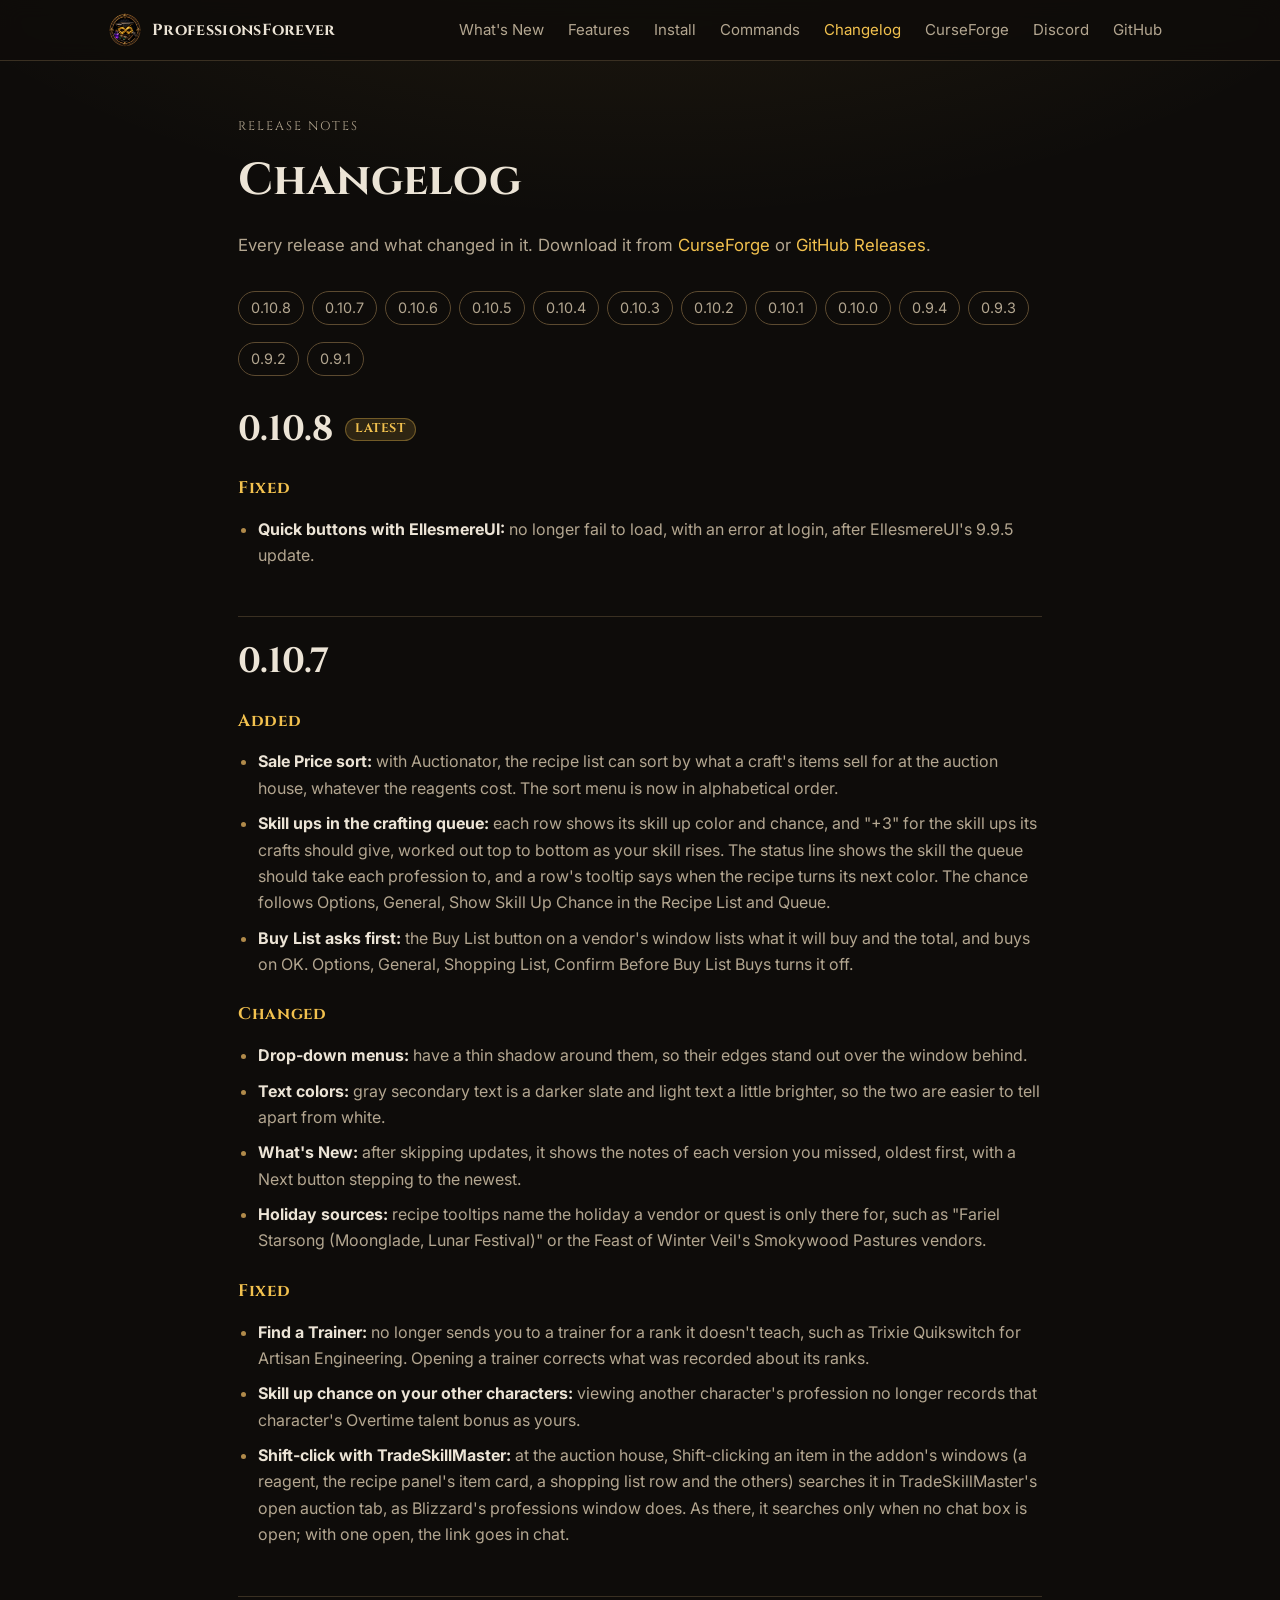
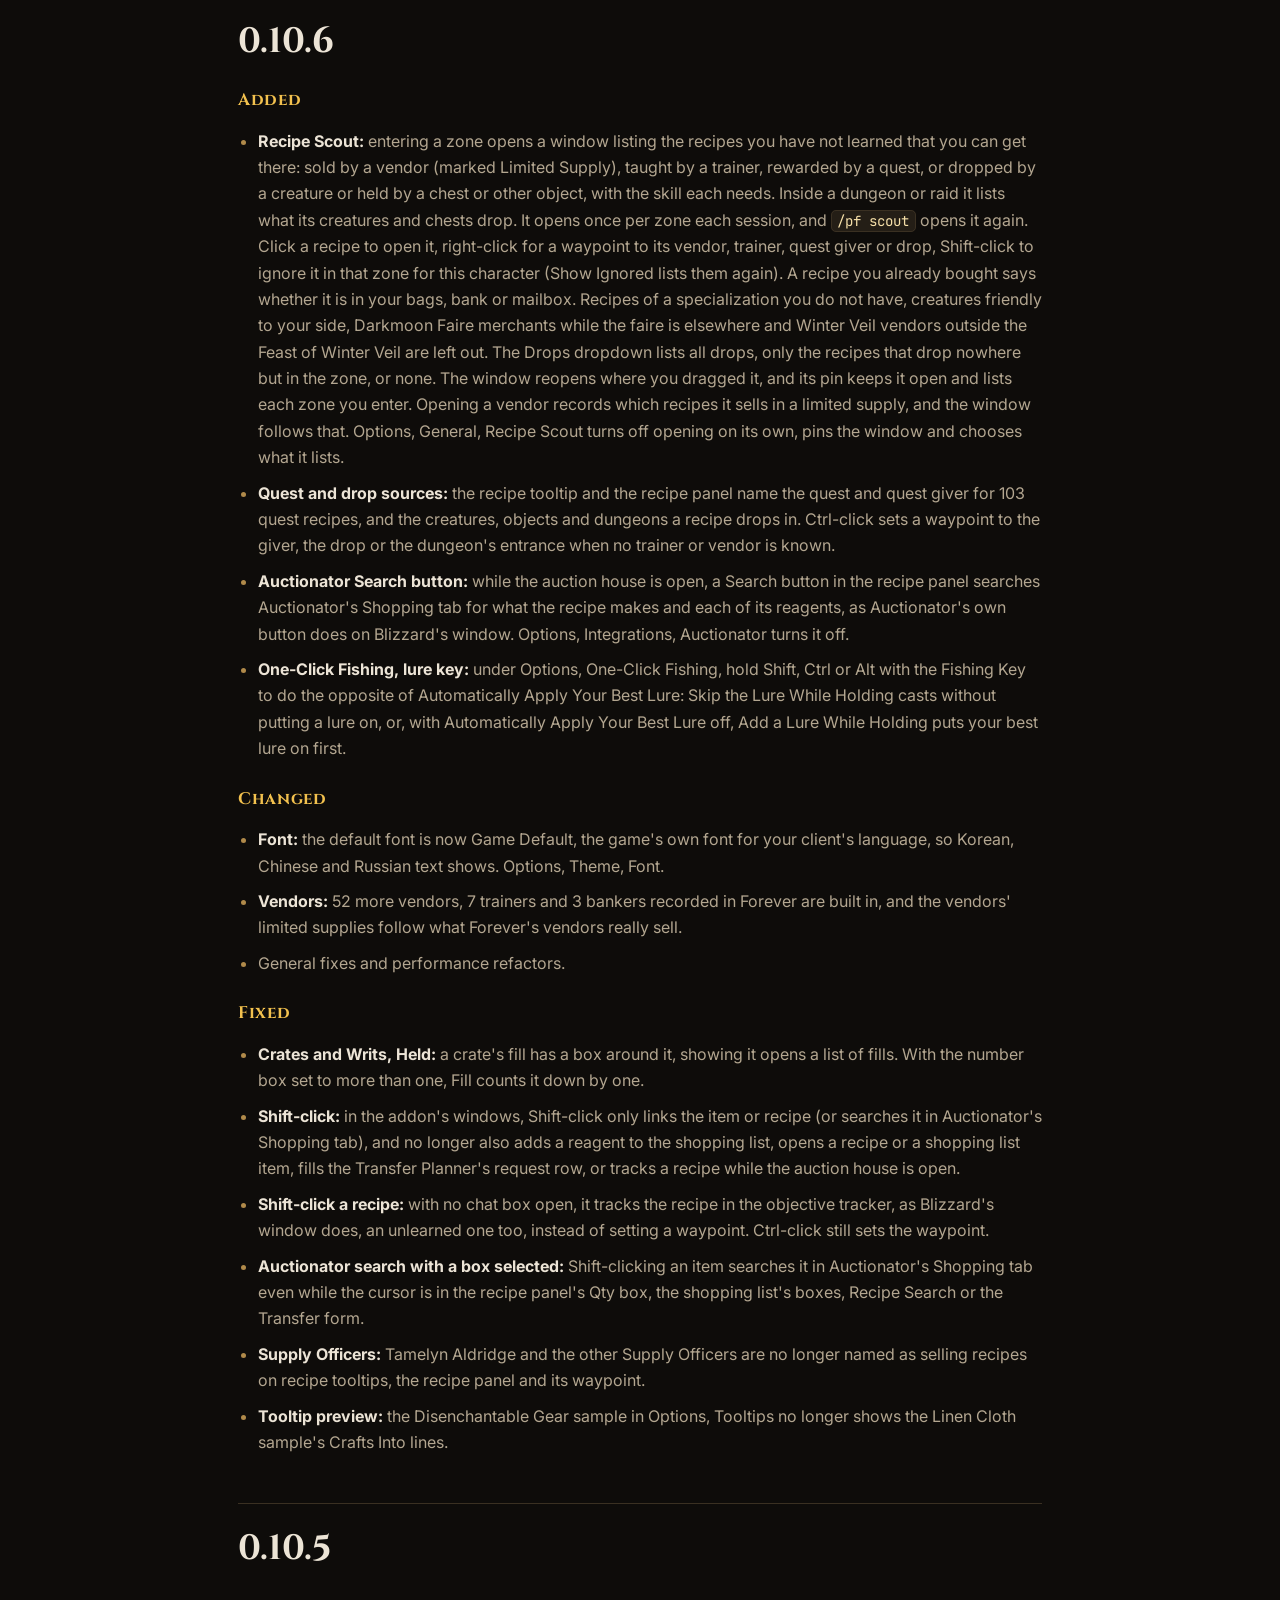
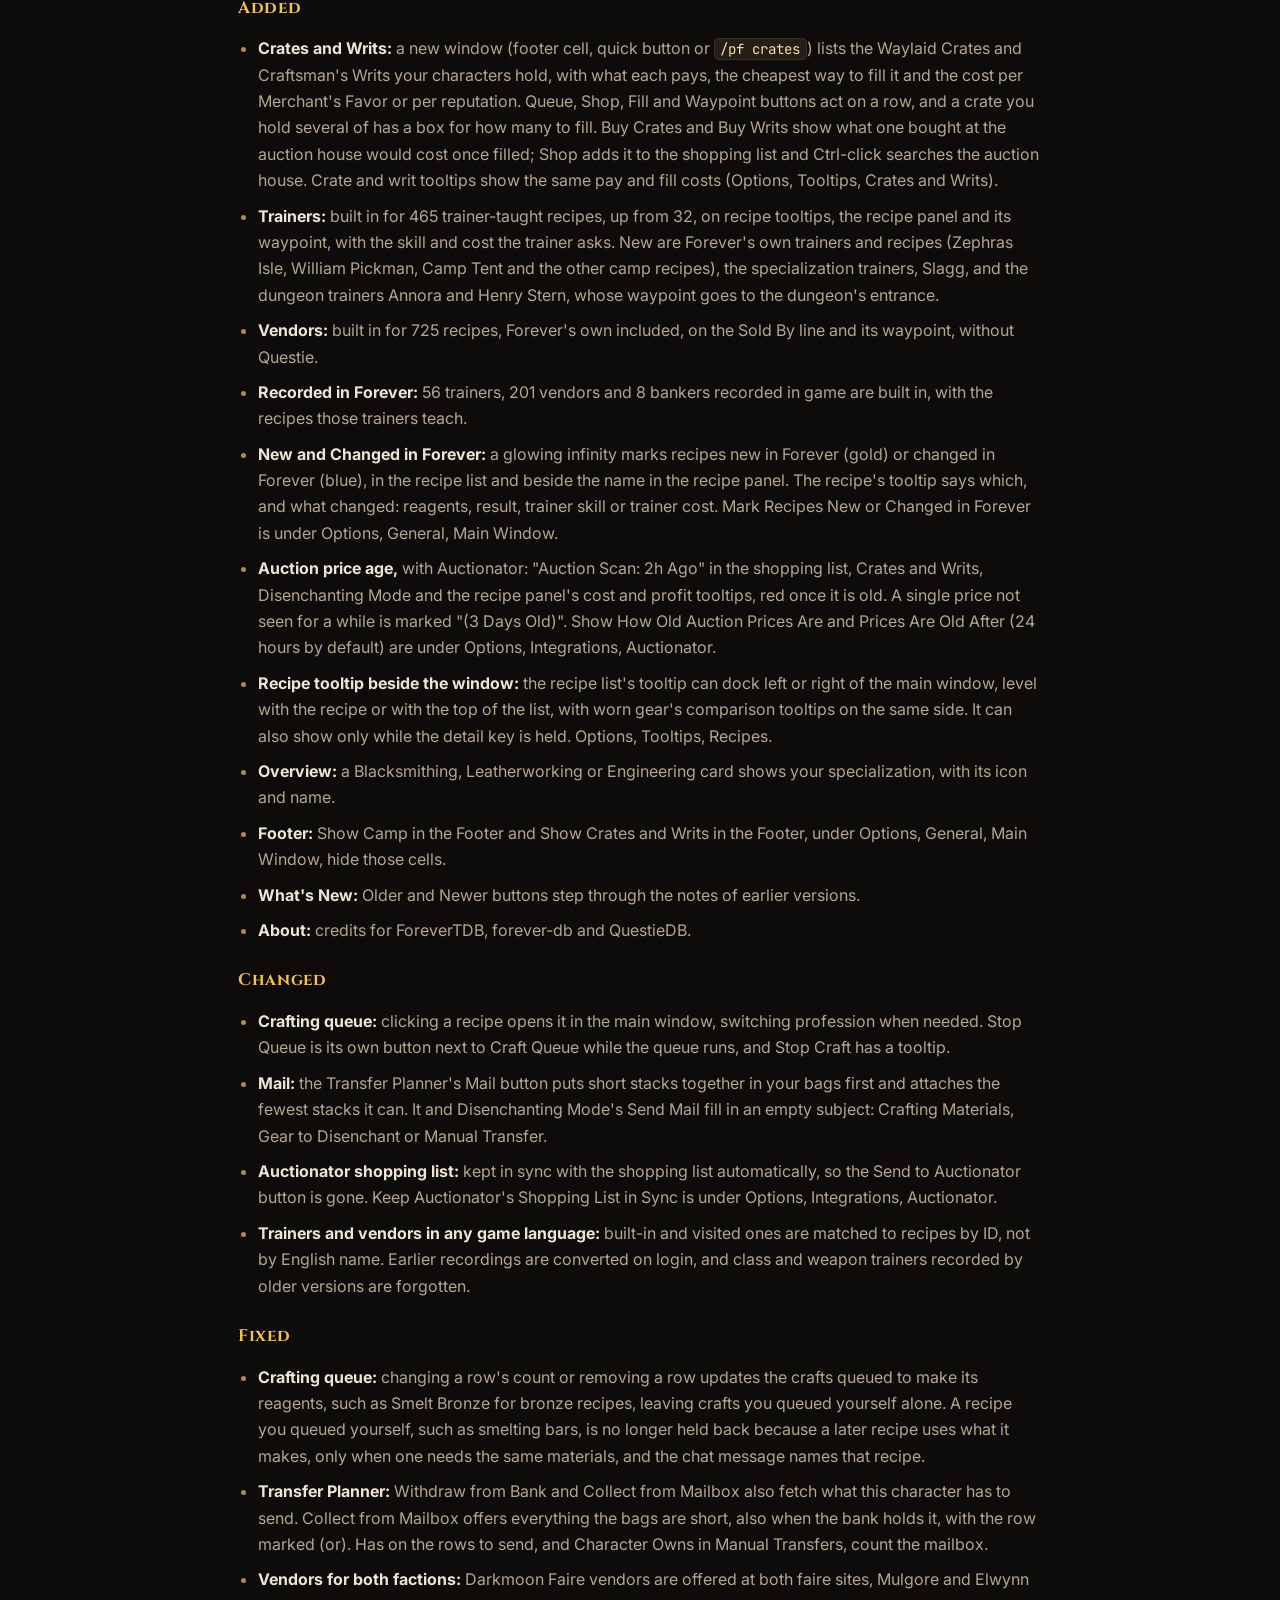
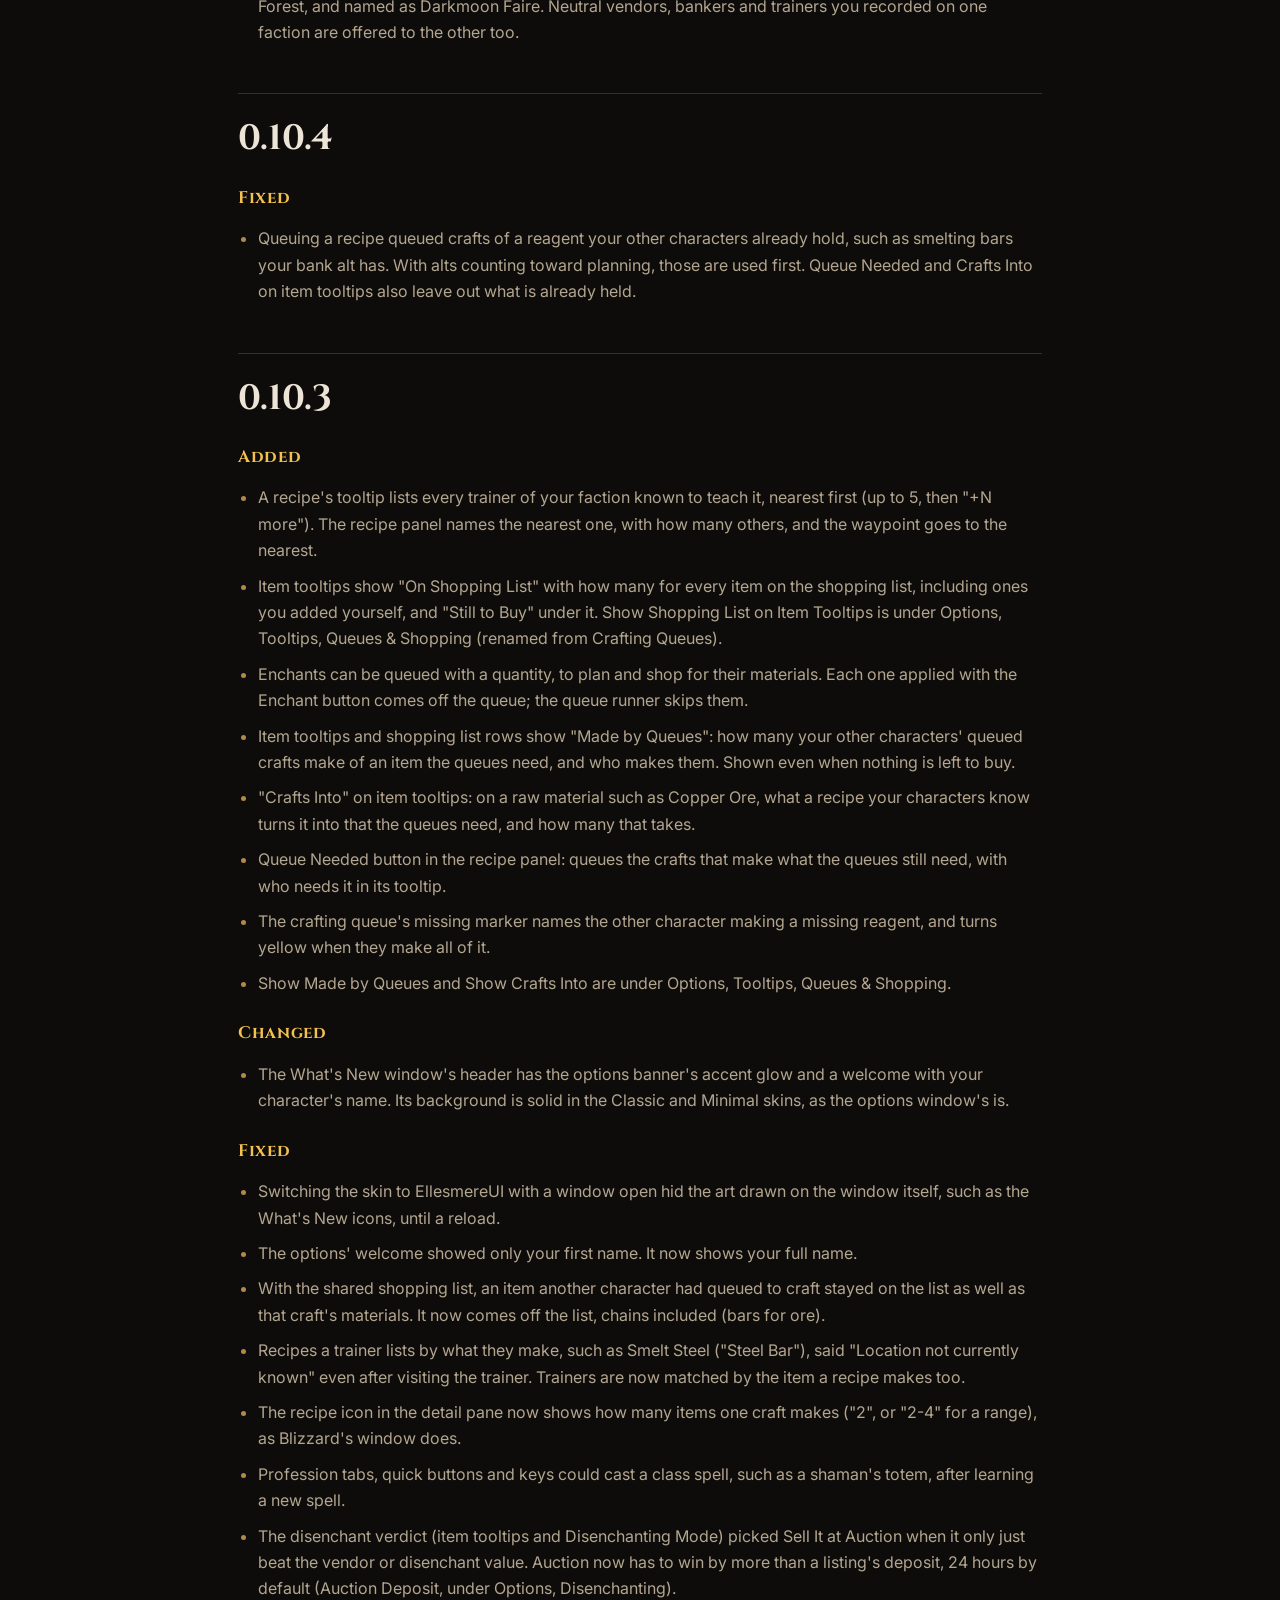
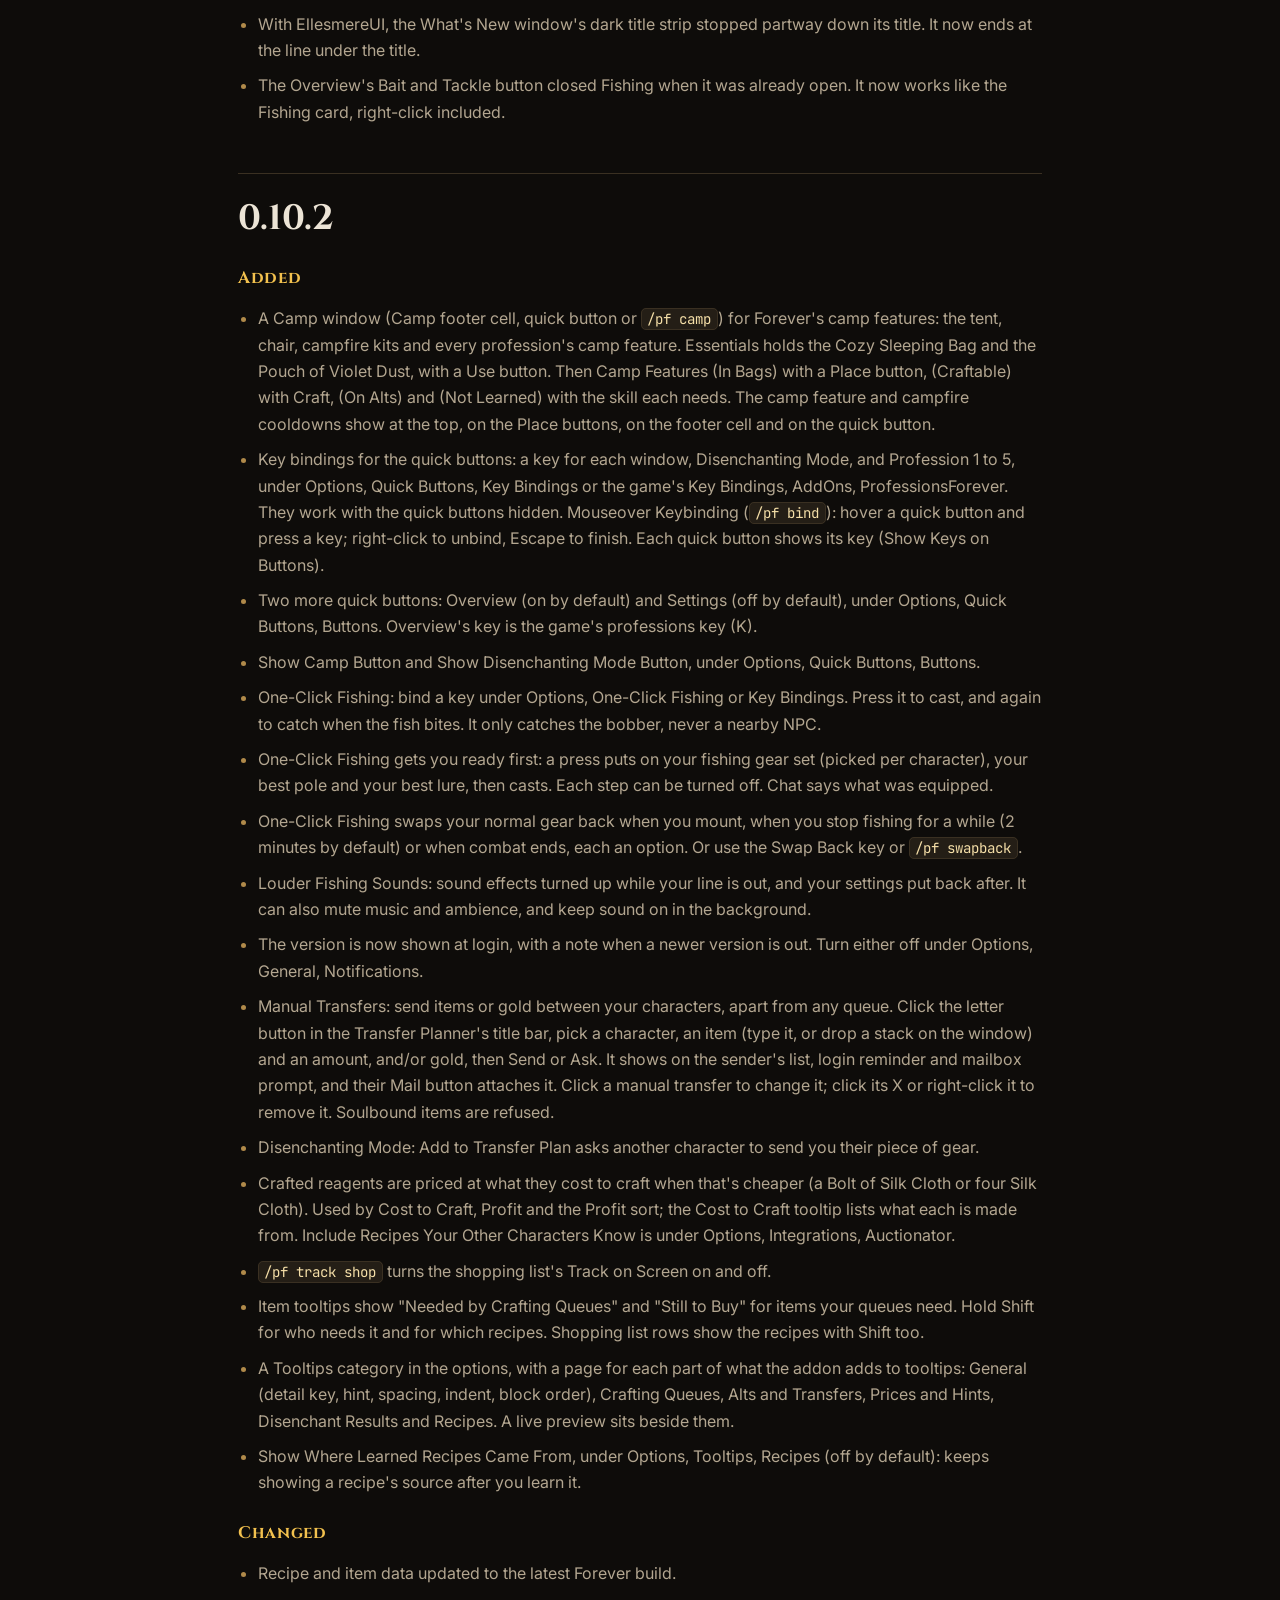
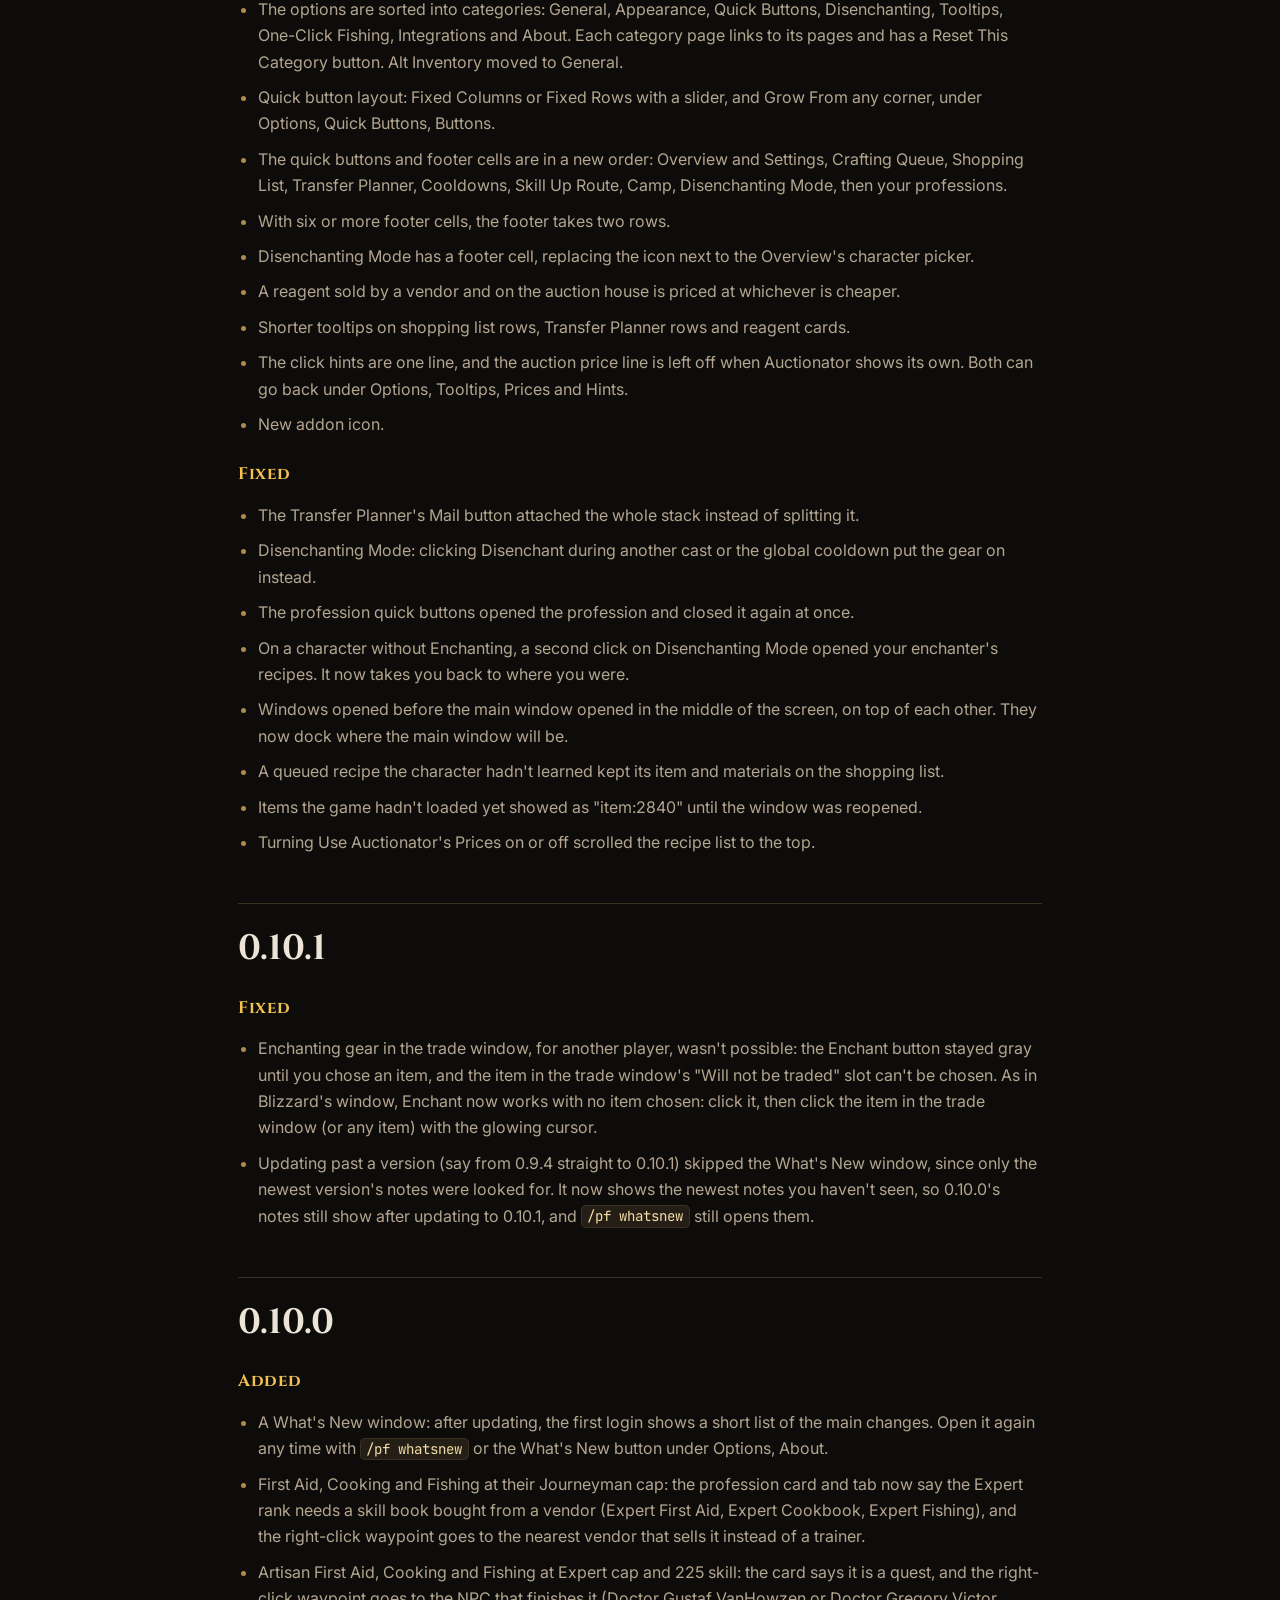
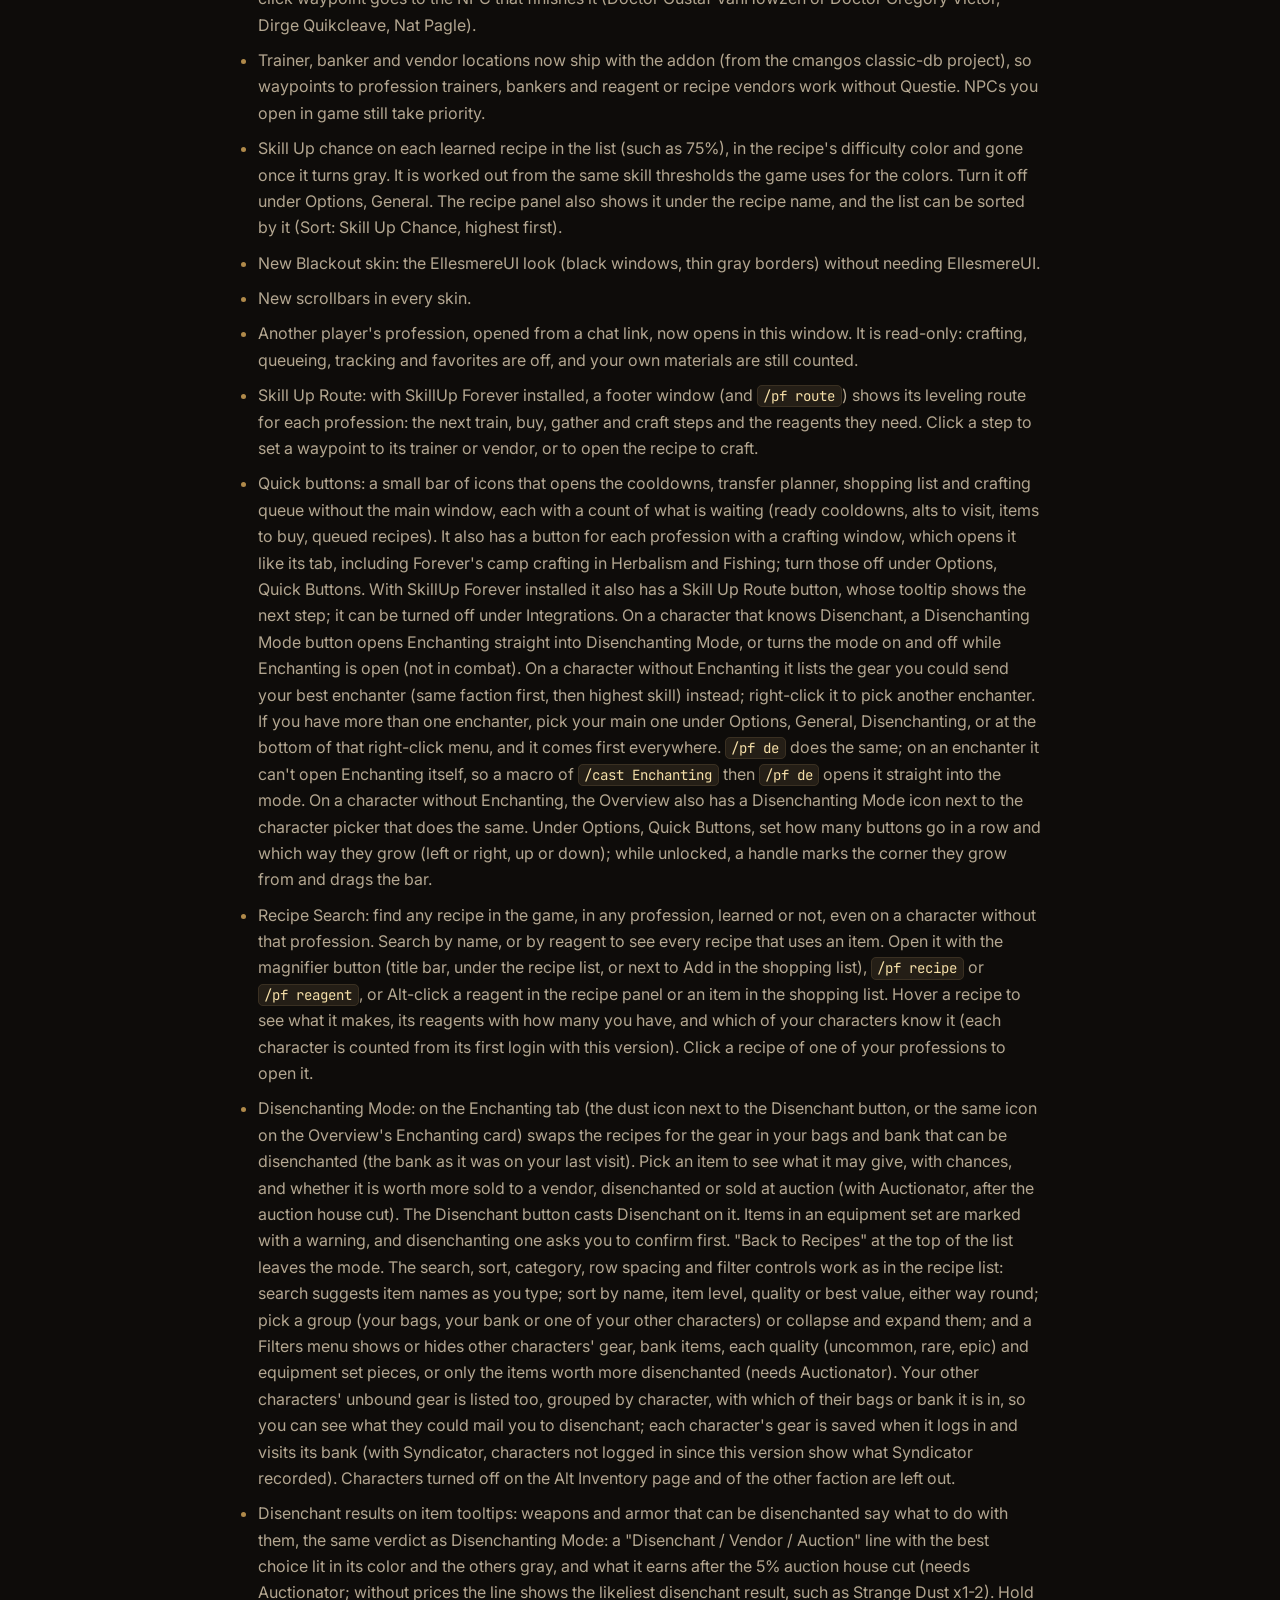
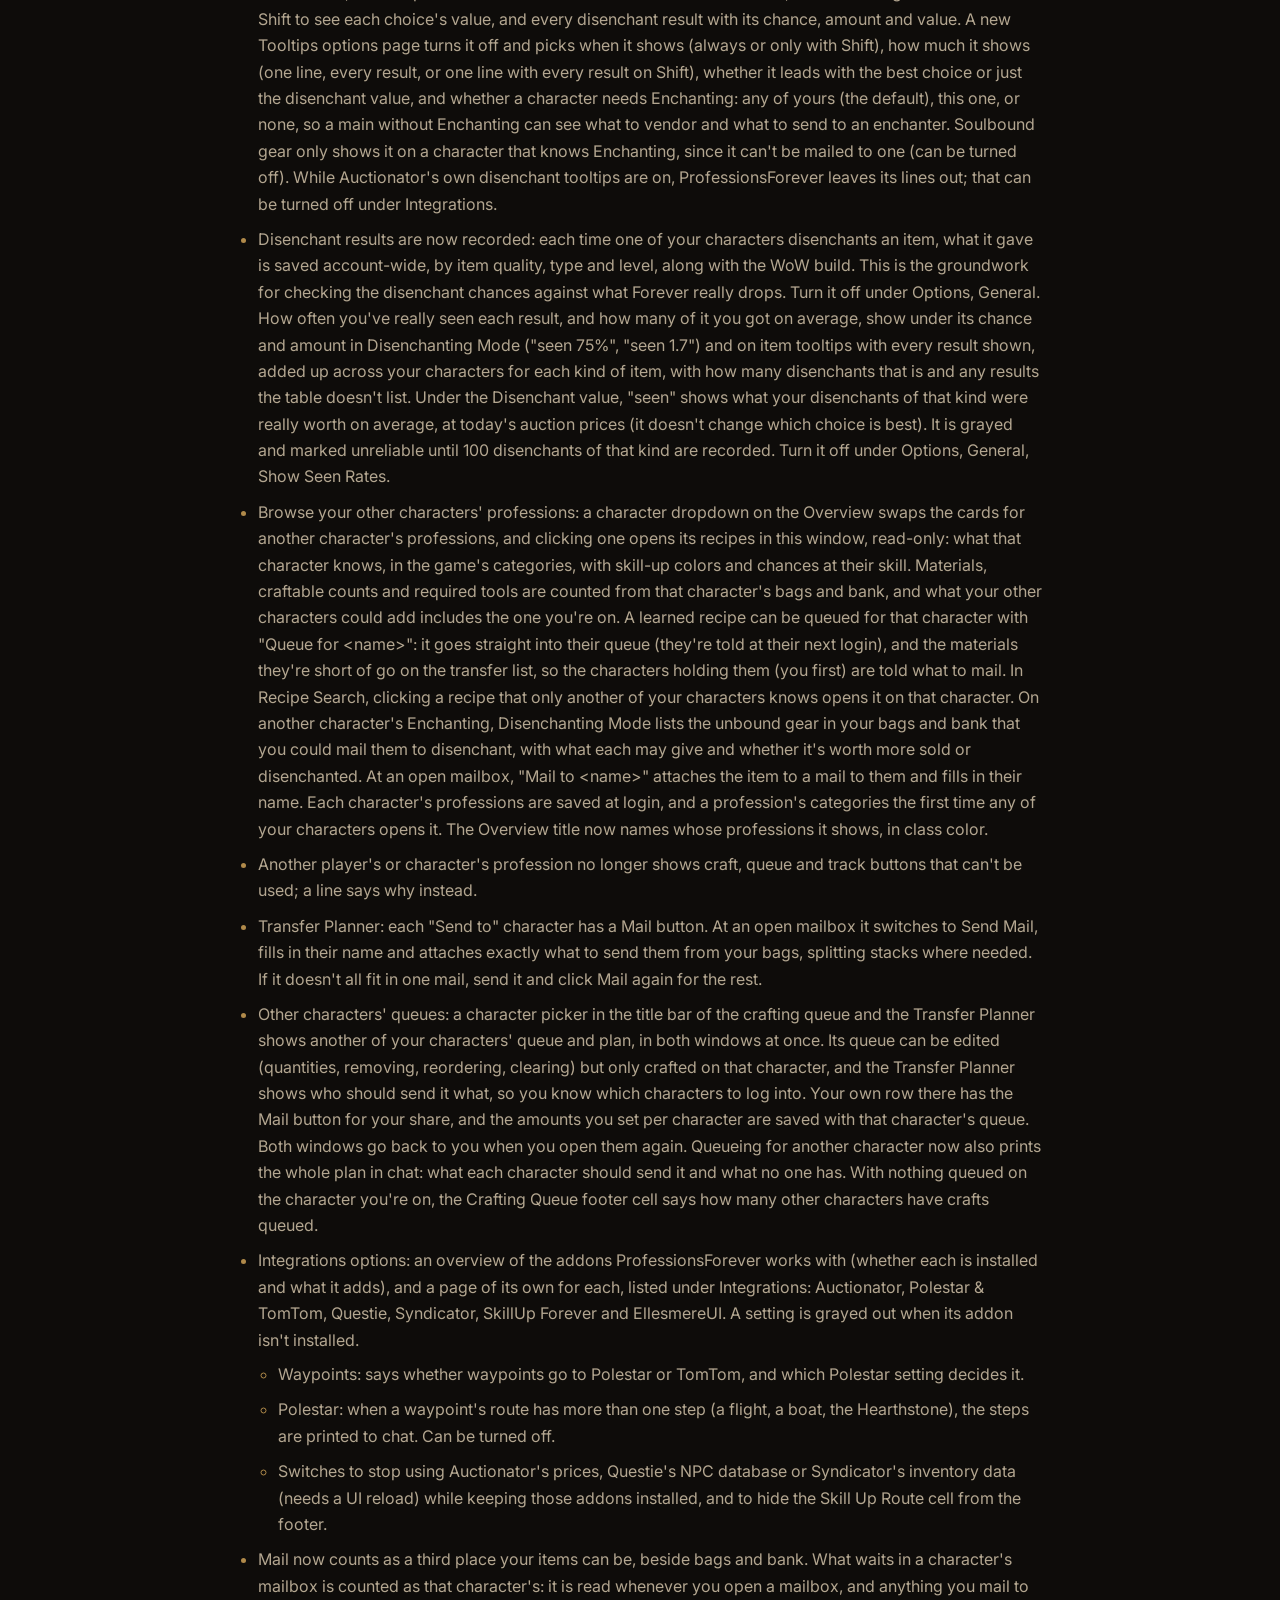
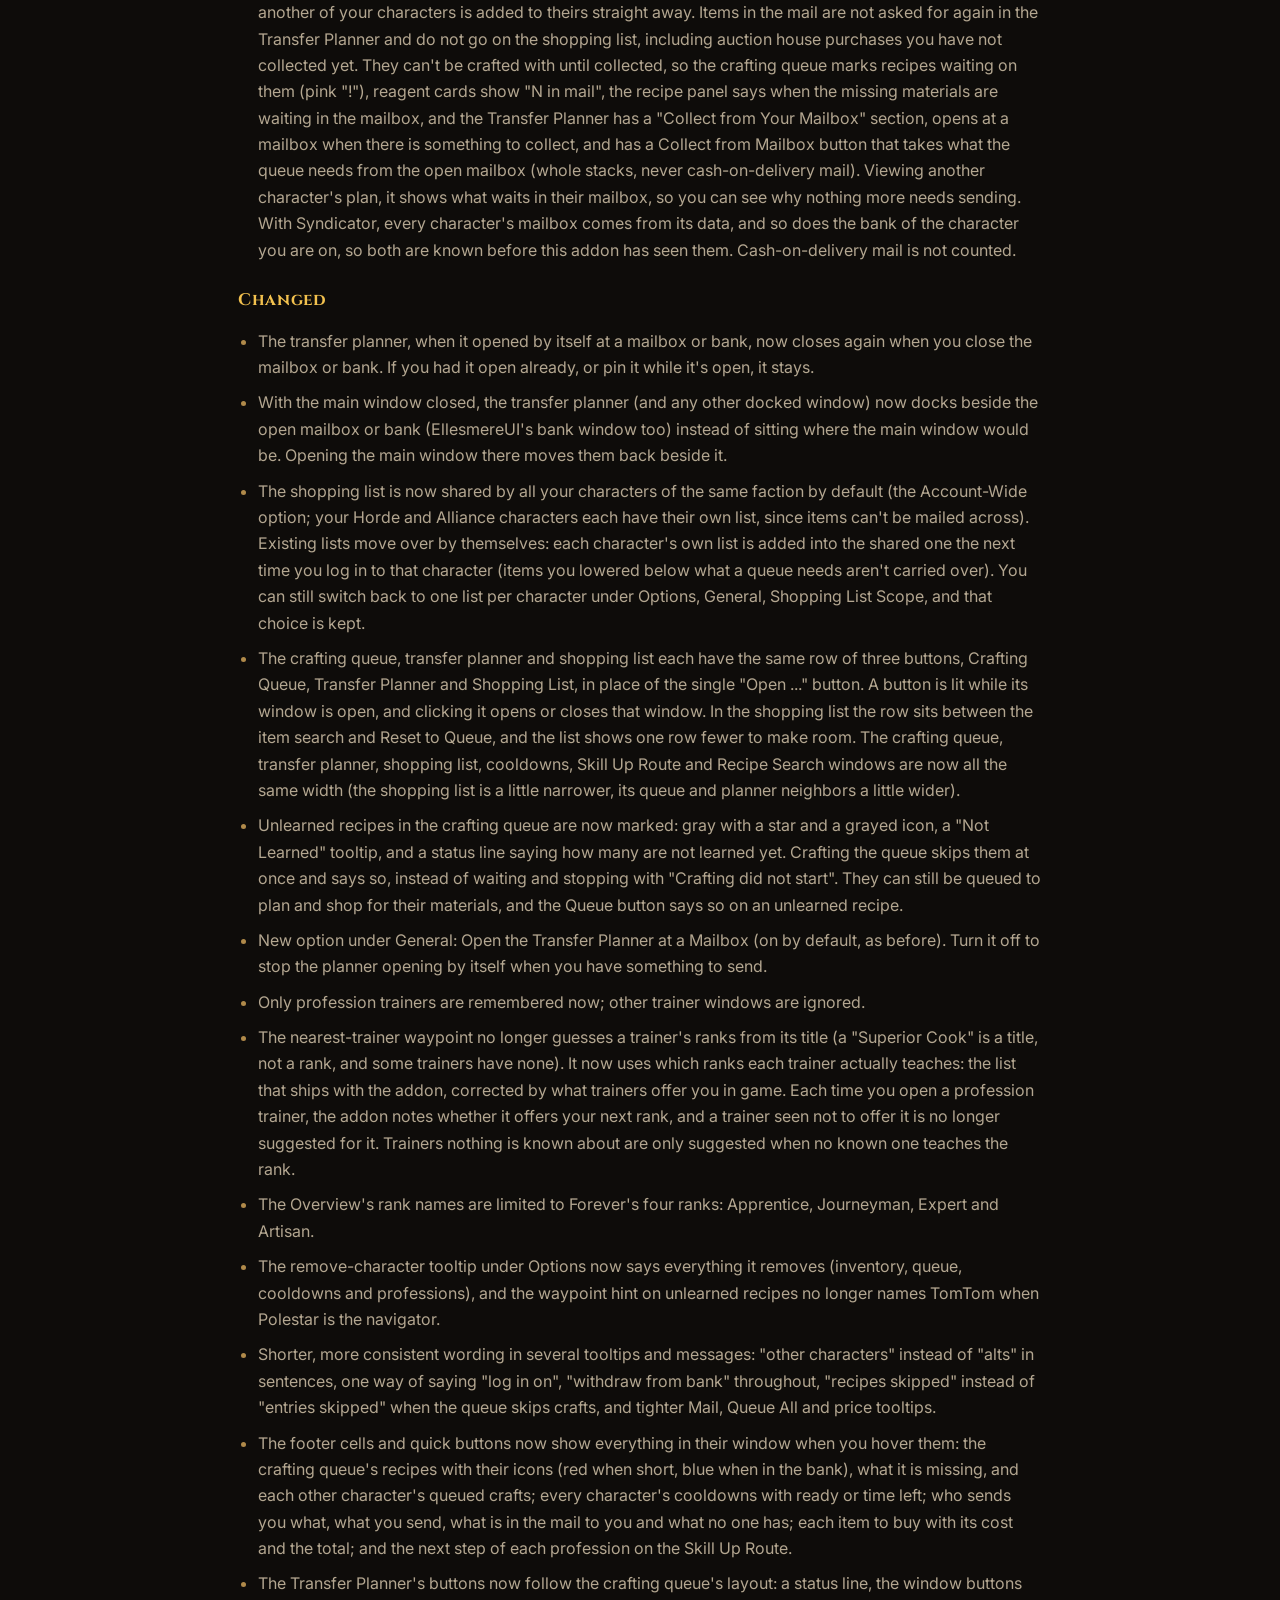
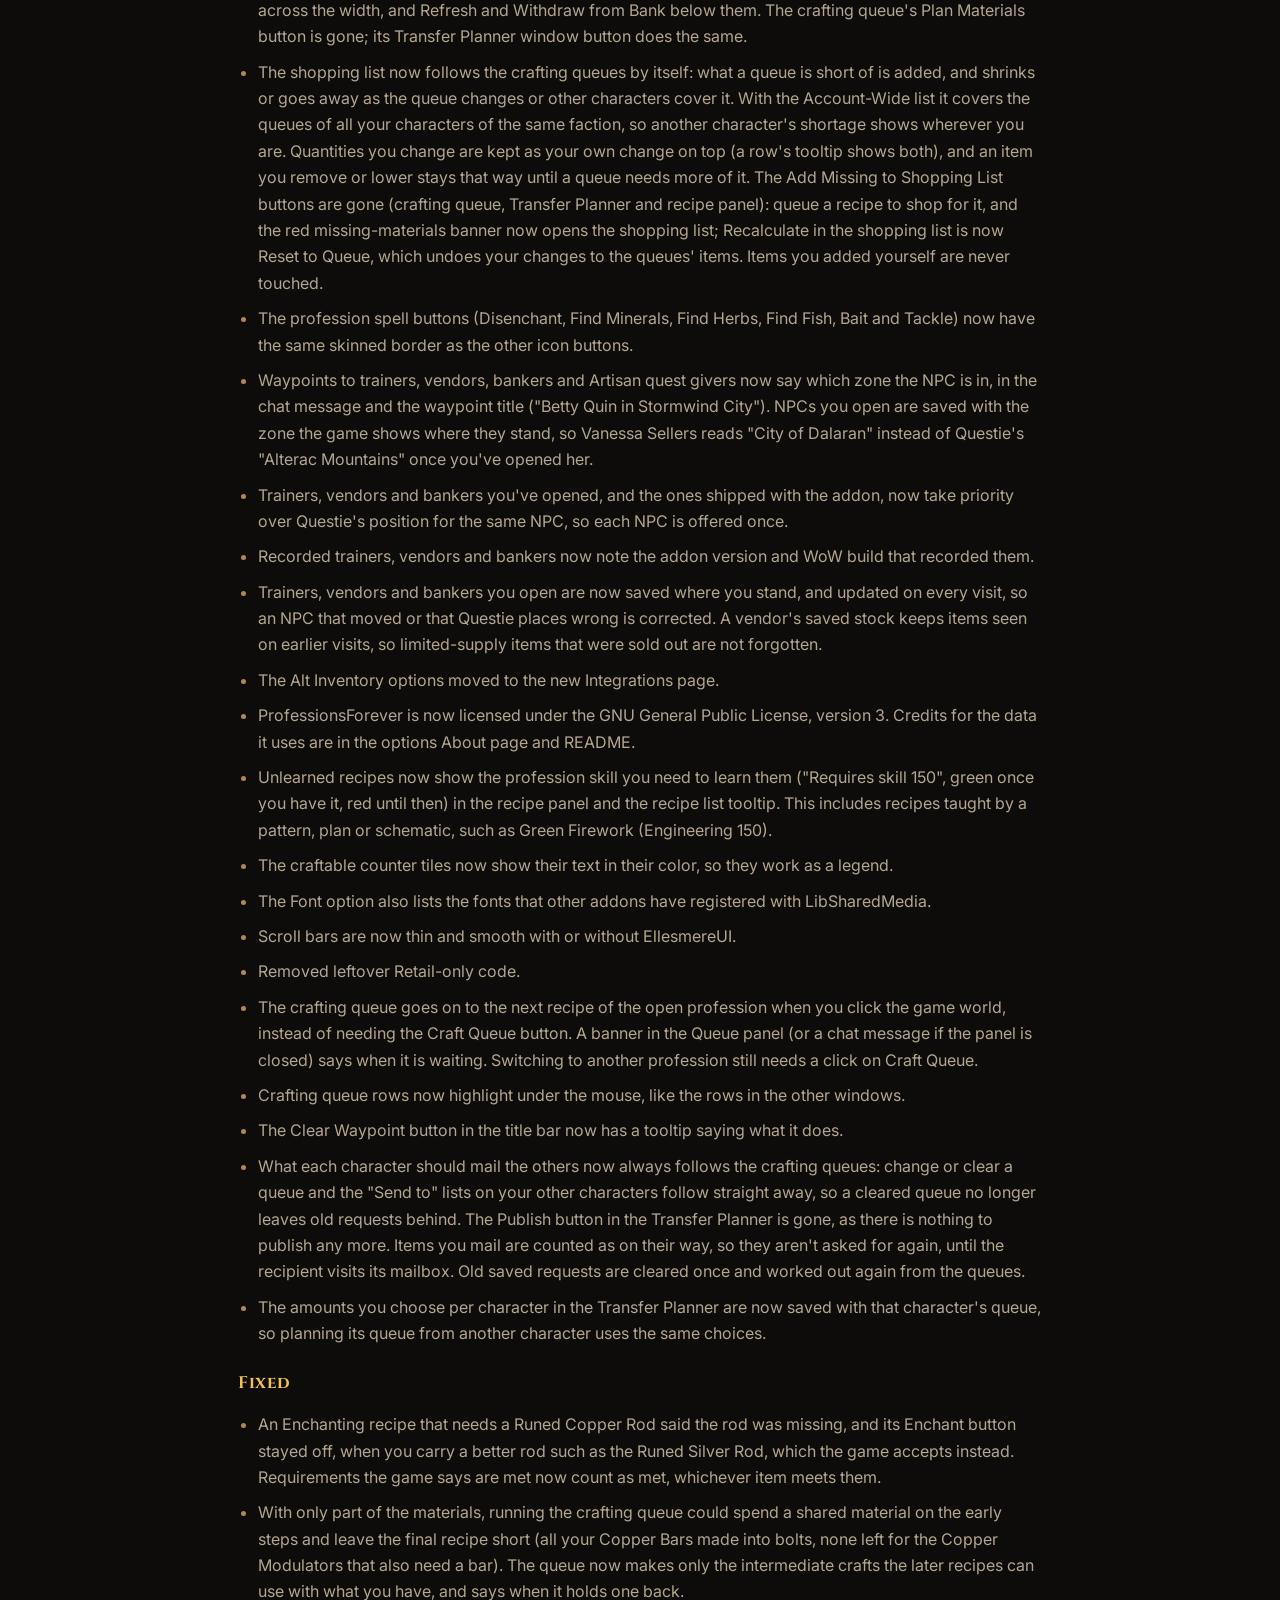
<file: changelog.html>
<!doctype html>
<html lang="en">
<head>
	<meta charset="utf-8">
	<meta name="viewport" content="width=device-width, initial-scale=1">
	<title>Changelog: ProfessionsForever</title>
	<meta name="description" content="Every ProfessionsForever release and what changed in it.">
	<meta name="theme-color" content="#0e0c0a">
	<link rel="canonical" href="https://professionsforever.github.io/changelog.html">
	<link rel="icon" type="image/png" href="assets/favicon.png">
	<link rel="preconnect" href="https://fonts.googleapis.com">
	<link rel="preconnect" href="https://fonts.gstatic.com" crossorigin>
	<link href="https://fonts.googleapis.com/css2?family=Cinzel:wght@600;700&family=Inter:wght@400;500;600;700;800&family=JetBrains+Mono:wght@400;500&display=swap" rel="stylesheet">
	<link rel="stylesheet" href="assets/style.css">
</head>
<body>
<!-- Generated by tools/gen_site.py from the addon's CHANGELOG.md. Do not edit by hand. -->
<a class="skip" href="#main">Skip to content</a>

<header class="site-header">
	<div class="wrap">
		<a class="brand" href="./"><img src="assets/favicon.png" alt="" width="34" height="34">ProfessionsForever</a>
		<button class="nav-toggle" aria-expanded="false" aria-controls="nav">Menu</button>
		<nav class="nav" id="nav" aria-label="Main">
			<a href="./#new">What's New</a>
			<a href="./#features">Features</a>
			<a href="./#install">Install</a>
			<a href="./#commands">Commands</a>
			<a href="changelog.html" aria-current="page">Changelog</a>
			<a href="https://www.curseforge.com/wow/addons/professionsforever">CurseForge</a>
			<a href="https://discord.gg/Ay4E5GEhA2">Discord</a>
			<a href="https://github.com/ThreeLightsInTheDark/ProfessionsForever">GitHub</a>
		</nav>
	</div>
</header>

<main id="main">
<section>
	<div class="wrap changelog">
		<p class="eyebrow">Release notes</p>
		<h1 style="font-family: var(--font-head); font-size: clamp(2rem, 5vw, 2.8rem); margin: 0 0 14px;">Changelog</h1>
		<p class="lead">Every release and what changed in it. Download it from <a href="https://www.curseforge.com/wow/addons/professionsforever">CurseForge</a> or <a href="https://github.com/ThreeLightsInTheDark/ProfessionsForever/releases">GitHub Releases</a>.</p>
		<ul class="toc-versions">
			<li><a href="#v0-10-8">0.10.8</a></li>
			<li><a href="#v0-10-7">0.10.7</a></li>
			<li><a href="#v0-10-6">0.10.6</a></li>
			<li><a href="#v0-10-5">0.10.5</a></li>
			<li><a href="#v0-10-4">0.10.4</a></li>
			<li><a href="#v0-10-3">0.10.3</a></li>
			<li><a href="#v0-10-2">0.10.2</a></li>
			<li><a href="#v0-10-1">0.10.1</a></li>
			<li><a href="#v0-10-0">0.10.0</a></li>
			<li><a href="#v0-9-4">0.9.4</a></li>
			<li><a href="#v0-9-3">0.9.3</a></li>
			<li><a href="#v0-9-2">0.9.2</a></li>
			<li><a href="#v0-9-1">0.9.1</a></li>
		</ul>
<h2 id="v0-10-8">0.10.8 <span class="badge">LATEST</span></h2>
<h3>Fixed</h3>
<ul>
<li><strong>Quick buttons with EllesmereUI:</strong> no longer fail to load, with an error at login, after EllesmereUI's 9.9.5 update.
</li>
</ul>
<h2 id="v0-10-7">0.10.7</h2>
<h3>Added</h3>
<ul>
<li><strong>Sale Price sort:</strong> with Auctionator, the recipe list can sort by what a craft's items sell for at the auction house, whatever the reagents cost. The sort menu is now in alphabetical order.
</li>
<li><strong>Skill ups in the crafting queue:</strong> each row shows its skill up color and chance, and "+3" for the skill ups its crafts should give, worked out top to bottom as your skill rises. The status line shows the skill the queue should take each profession to, and a row's tooltip says when the recipe turns its next color. The chance follows Options, General, Show Skill Up Chance in the Recipe List and Queue.
</li>
<li><strong>Buy List asks first:</strong> the Buy List button on a vendor's window lists what it will buy and the total, and buys on OK. Options, General, Shopping List, Confirm Before Buy List Buys turns it off.
</li>
</ul>
<h3>Changed</h3>
<ul>
<li><strong>Drop-down menus:</strong> have a thin shadow around them, so their edges stand out over the window behind.
</li>
<li><strong>Text colors:</strong> gray secondary text is a darker slate and light text a little brighter, so the two are easier to tell apart from white.
</li>
<li><strong>What's New:</strong> after skipping updates, it shows the notes of each version you missed, oldest first, with a Next button stepping to the newest.
</li>
<li><strong>Holiday sources:</strong> recipe tooltips name the holiday a vendor or quest is only there for, such as "Fariel Starsong (Moonglade, Lunar Festival)" or the Feast of Winter Veil's Smokywood Pastures vendors.
</li>
</ul>
<h3>Fixed</h3>
<ul>
<li><strong>Find a Trainer:</strong> no longer sends you to a trainer for a rank it doesn't teach, such as Trixie Quikswitch for Artisan Engineering. Opening a trainer corrects what was recorded about its ranks.
</li>
<li><strong>Skill up chance on your other characters:</strong> viewing another character's profession no longer records that character's Overtime talent bonus as yours.
</li>
<li><strong>Shift-click with TradeSkillMaster:</strong> at the auction house, Shift-clicking an item in the addon's windows (a reagent, the recipe panel's item card, a shopping list row and the others) searches it in TradeSkillMaster's open auction tab, as Blizzard's professions window does. As there, it searches only when no chat box is open; with one open, the link goes in chat.
</li>
</ul>
<h2 id="v0-10-6">0.10.6</h2>
<h3>Added</h3>
<ul>
<li><strong>Recipe Scout:</strong> entering a zone opens a window listing the recipes you have not learned that you can get there: sold by a vendor (marked Limited Supply), taught by a trainer, rewarded by a quest, or dropped by a creature or held by a chest or other object, with the skill each needs. Inside a dungeon or raid it lists what its creatures and chests drop. It opens once per zone each session, and <code>/pf scout</code> opens it again. Click a recipe to open it, right-click for a waypoint to its vendor, trainer, quest giver or drop, Shift-click to ignore it in that zone for this character (Show Ignored lists them again). A recipe you already bought says whether it is in your bags, bank or mailbox. Recipes of a specialization you do not have, creatures friendly to your side, Darkmoon Faire merchants while the faire is elsewhere and Winter Veil vendors outside the Feast of Winter Veil are left out. The Drops dropdown lists all drops, only the recipes that drop nowhere but in the zone, or none. The window reopens where you dragged it, and its pin keeps it open and lists each zone you enter. Opening a vendor records which recipes it sells in a limited supply, and the window follows that. Options, General, Recipe Scout turns off opening on its own, pins the window and chooses what it lists.
</li>
<li><strong>Quest and drop sources:</strong> the recipe tooltip and the recipe panel name the quest and quest giver for 103 quest recipes, and the creatures, objects and dungeons a recipe drops in. Ctrl-click sets a waypoint to the giver, the drop or the dungeon's entrance when no trainer or vendor is known.
</li>
<li><strong>Auctionator Search button:</strong> while the auction house is open, a Search button in the recipe panel searches Auctionator's Shopping tab for what the recipe makes and each of its reagents, as Auctionator's own button does on Blizzard's window. Options, Integrations, Auctionator turns it off.
</li>
<li><strong>One-Click Fishing, lure key:</strong> under Options, One-Click Fishing, hold Shift, Ctrl or Alt with the Fishing Key to do the opposite of Automatically Apply Your Best Lure: Skip the Lure While Holding casts without putting a lure on, or, with Automatically Apply Your Best Lure off, Add a Lure While Holding puts your best lure on first.
</li>
</ul>
<h3>Changed</h3>
<ul>
<li><strong>Font:</strong> the default font is now Game Default, the game's own font for your client's language, so Korean, Chinese and Russian text shows. Options, Theme, Font.
</li>
<li><strong>Vendors:</strong> 52 more vendors, 7 trainers and 3 bankers recorded in Forever are built in, and the vendors' limited supplies follow what Forever's vendors really sell.
</li>
<li>General fixes and performance refactors.
</li>
</ul>
<h3>Fixed</h3>
<ul>
<li><strong>Crates and Writs, Held:</strong> a crate's fill has a box around it, showing it opens a list of fills. With the number box set to more than one, Fill counts it down by one.
</li>
<li><strong>Shift-click:</strong> in the addon's windows, Shift-click only links the item or recipe (or searches it in Auctionator's Shopping tab), and no longer also adds a reagent to the shopping list, opens a recipe or a shopping list item, fills the Transfer Planner's request row, or tracks a recipe while the auction house is open.
</li>
<li><strong>Shift-click a recipe:</strong> with no chat box open, it tracks the recipe in the objective tracker, as Blizzard's window does, an unlearned one too, instead of setting a waypoint. Ctrl-click still sets the waypoint.
</li>
<li><strong>Auctionator search with a box selected:</strong> Shift-clicking an item searches it in Auctionator's Shopping tab even while the cursor is in the recipe panel's Qty box, the shopping list's boxes, Recipe Search or the Transfer form.
</li>
<li><strong>Supply Officers:</strong> Tamelyn Aldridge and the other Supply Officers are no longer named as selling recipes on recipe tooltips, the recipe panel and its waypoint.
</li>
<li><strong>Tooltip preview:</strong> the Disenchantable Gear sample in Options, Tooltips no longer shows the Linen Cloth sample's Crafts Into lines.
</li>
</ul>
<h2 id="v0-10-5">0.10.5</h2>
<h3>Added</h3>
<ul>
<li><strong>Crates and Writs:</strong> a new window (footer cell, quick button or <code>/pf crates</code>) lists the Waylaid Crates and Craftsman's Writs your characters hold, with what each pays, the cheapest way to fill it and the cost per Merchant's Favor or per reputation. Queue, Shop, Fill and Waypoint buttons act on a row, and a crate you hold several of has a box for how many to fill. Buy Crates and Buy Writs show what one bought at the auction house would cost once filled; Shop adds it to the shopping list and Ctrl-click searches the auction house. Crate and writ tooltips show the same pay and fill costs (Options, Tooltips, Crates and Writs).
</li>
<li><strong>Trainers:</strong> built in for 465 trainer-taught recipes, up from 32, on recipe tooltips, the recipe panel and its waypoint, with the skill and cost the trainer asks. New are Forever's own trainers and recipes (Zephras Isle, William Pickman, Camp Tent and the other camp recipes), the specialization trainers, Slagg, and the dungeon trainers Annora and Henry Stern, whose waypoint goes to the dungeon's entrance.
</li>
<li><strong>Vendors:</strong> built in for 725 recipes, Forever's own included, on the Sold By line and its waypoint, without Questie.
</li>
<li><strong>Recorded in Forever:</strong> 56 trainers, 201 vendors and 8 bankers recorded in game are built in, with the recipes those trainers teach.
</li>
<li><strong>New and Changed in Forever:</strong> a glowing infinity marks recipes new in Forever (gold) or changed in Forever (blue), in the recipe list and beside the name in the recipe panel. The recipe's tooltip says which, and what changed: reagents, result, trainer skill or trainer cost. Mark Recipes New or Changed in Forever is under Options, General, Main Window.
</li>
<li><strong>Auction price age,</strong> with Auctionator: "Auction Scan: 2h Ago" in the shopping list, Crates and Writs, Disenchanting Mode and the recipe panel's cost and profit tooltips, red once it is old. A single price not seen for a while is marked "(3 Days Old)". Show How Old Auction Prices Are and Prices Are Old After (24 hours by default) are under Options, Integrations, Auctionator.
</li>
<li><strong>Recipe tooltip beside the window:</strong> the recipe list's tooltip can dock left or right of the main window, level with the recipe or with the top of the list, with worn gear's comparison tooltips on the same side. It can also show only while the detail key is held. Options, Tooltips, Recipes.
</li>
<li><strong>Overview:</strong> a Blacksmithing, Leatherworking or Engineering card shows your specialization, with its icon and name.
</li>
<li><strong>Footer:</strong> Show Camp in the Footer and Show Crates and Writs in the Footer, under Options, General, Main Window, hide those cells.
</li>
<li><strong>What's New:</strong> Older and Newer buttons step through the notes of earlier versions.
</li>
<li><strong>About:</strong> credits for ForeverTDB, forever-db and QuestieDB.
</li>
</ul>
<h3>Changed</h3>
<ul>
<li><strong>Crafting queue:</strong> clicking a recipe opens it in the main window, switching profession when needed. Stop Queue is its own button next to Craft Queue while the queue runs, and Stop Craft has a tooltip.
</li>
<li><strong>Mail:</strong> the Transfer Planner's Mail button puts short stacks together in your bags first and attaches the fewest stacks it can. It and Disenchanting Mode's Send Mail fill in an empty subject: Crafting Materials, Gear to Disenchant or Manual Transfer.
</li>
<li><strong>Auctionator shopping list:</strong> kept in sync with the shopping list automatically, so the Send to Auctionator button is gone. Keep Auctionator's Shopping List in Sync is under Options, Integrations, Auctionator.
</li>
<li><strong>Trainers and vendors in any game language:</strong> built-in and visited ones are matched to recipes by ID, not by English name. Earlier recordings are converted on login, and class and weapon trainers recorded by older versions are forgotten.
</li>
</ul>
<h3>Fixed</h3>
<ul>
<li><strong>Crafting queue:</strong> changing a row's count or removing a row updates the crafts queued to make its reagents, such as Smelt Bronze for bronze recipes, leaving crafts you queued yourself alone. A recipe you queued yourself, such as smelting bars, is no longer held back because a later recipe uses what it makes, only when one needs the same materials, and the chat message names that recipe.
</li>
<li><strong>Transfer Planner:</strong> Withdraw from Bank and Collect from Mailbox also fetch what this character has to send. Collect from Mailbox offers everything the bags are short, also when the bank holds it, with the row marked (or). Has on the rows to send, and Character Owns in Manual Transfers, count the mailbox.
</li>
<li><strong>Vendors for both factions:</strong> Darkmoon Faire vendors are offered at both faire sites, Mulgore and Elwynn Forest, and named as Darkmoon Faire. Neutral vendors, bankers and trainers you recorded on one faction are offered to the other too.
</li>
</ul>
<h2 id="v0-10-4">0.10.4</h2>
<h3>Fixed</h3>
<ul>
<li>Queuing a recipe queued crafts of a reagent your other characters already hold, such as smelting bars your bank alt has. With alts counting toward planning, those are used first. Queue Needed and Crafts Into on item tooltips also leave out what is already held.
</li>
</ul>
<h2 id="v0-10-3">0.10.3</h2>
<h3>Added</h3>
<ul>
<li>A recipe's tooltip lists every trainer of your faction known to teach it, nearest first (up to 5, then "+N more"). The recipe panel names the nearest one, with how many others, and the waypoint goes to the nearest.
</li>
<li>Item tooltips show "On Shopping List" with how many for every item on the shopping list, including ones you added yourself, and "Still to Buy" under it. Show Shopping List on Item Tooltips is under Options, Tooltips, Queues &amp; Shopping (renamed from Crafting Queues).
</li>
<li>Enchants can be queued with a quantity, to plan and shop for their materials. Each one applied with the Enchant button comes off the queue; the queue runner skips them.
</li>
<li>Item tooltips and shopping list rows show "Made by Queues": how many your other characters' queued crafts make of an item the queues need, and who makes them. Shown even when nothing is left to buy.
</li>
<li>"Crafts Into" on item tooltips: on a raw material such as Copper Ore, what a recipe your characters know turns it into that the queues need, and how many that takes.
</li>
<li>Queue Needed button in the recipe panel: queues the crafts that make what the queues still need, with who needs it in its tooltip.
</li>
<li>The crafting queue's missing marker names the other character making a missing reagent, and turns yellow when they make all of it.
</li>
<li>Show Made by Queues and Show Crafts Into are under Options, Tooltips, Queues &amp; Shopping.
</li>
</ul>
<h3>Changed</h3>
<ul>
<li>The What's New window's header has the options banner's accent glow and a welcome with your character's name. Its background is solid in the Classic and Minimal skins, as the options window's is.
</li>
</ul>
<h3>Fixed</h3>
<ul>
<li>Switching the skin to EllesmereUI with a window open hid the art drawn on the window itself, such as the What's New icons, until a reload.
</li>
<li>The options' welcome showed only your first name. It now shows your full name.
</li>
<li>With the shared shopping list, an item another character had queued to craft stayed on the list as well as that craft's materials. It now comes off the list, chains included (bars for ore).
</li>
<li>Recipes a trainer lists by what they make, such as Smelt Steel ("Steel Bar"), said "Location not currently known" even after visiting the trainer. Trainers are now matched by the item a recipe makes too.
</li>
<li>The recipe icon in the detail pane now shows how many items one craft makes ("2", or "2-4" for a range), as Blizzard's window does.
</li>
<li>Profession tabs, quick buttons and keys could cast a class spell, such as a shaman's totem, after learning a new spell.
</li>
<li>The disenchant verdict (item tooltips and Disenchanting Mode) picked Sell It at Auction when it only just beat the vendor or disenchant value. Auction now has to win by more than a listing's deposit, 24 hours by default (Auction Deposit, under Options, Disenchanting).
</li>
<li>With EllesmereUI, the What's New window's dark title strip stopped partway down its title. It now ends at the line under the title.
</li>
<li>The Overview's Bait and Tackle button closed Fishing when it was already open. It now works like the Fishing card, right-click included.
</li>
</ul>
<h2 id="v0-10-2">0.10.2</h2>
<h3>Added</h3>
<ul>
<li>A Camp window (Camp footer cell, quick button or <code>/pf camp</code>) for Forever's camp features: the tent, chair, campfire kits and every profession's camp feature. Essentials holds the Cozy Sleeping Bag and the Pouch of Violet Dust, with a Use button. Then Camp Features (In Bags) with a Place button, (Craftable) with Craft, (On Alts) and (Not Learned) with the skill each needs. The camp feature and campfire cooldowns show at the top, on the Place buttons, on the footer cell and on the quick button.
</li>
<li>Key bindings for the quick buttons: a key for each window, Disenchanting Mode, and Profession 1 to 5, under Options, Quick Buttons, Key Bindings or the game's Key Bindings, AddOns, ProfessionsForever. They work with the quick buttons hidden. Mouseover Keybinding (<code>/pf bind</code>): hover a quick button and press a key; right-click to unbind, Escape to finish. Each quick button shows its key (Show Keys on Buttons).
</li>
<li>Two more quick buttons: Overview (on by default) and Settings (off by default), under Options, Quick Buttons, Buttons. Overview's key is the game's professions key (K).
</li>
<li>Show Camp Button and Show Disenchanting Mode Button, under Options, Quick Buttons, Buttons.
</li>
<li>One-Click Fishing: bind a key under Options, One-Click Fishing or Key Bindings. Press it to cast, and again to catch when the fish bites. It only catches the bobber, never a nearby NPC.
</li>
<li>One-Click Fishing gets you ready first: a press puts on your fishing gear set (picked per character), your best pole and your best lure, then casts. Each step can be turned off. Chat says what was equipped.
</li>
<li>One-Click Fishing swaps your normal gear back when you mount, when you stop fishing for a while (2 minutes by default) or when combat ends, each an option. Or use the Swap Back key or <code>/pf swapback</code>.
</li>
<li>Louder Fishing Sounds: sound effects turned up while your line is out, and your settings put back after. It can also mute music and ambience, and keep sound on in the background.
</li>
<li>The version is now shown at login, with a note when a newer version is out. Turn either off under Options, General, Notifications.
</li>
<li>Manual Transfers: send items or gold between your characters, apart from any queue. Click the letter button in the Transfer Planner's title bar, pick a character, an item (type it, or drop a stack on the window) and an amount, and/or gold, then Send or Ask. It shows on the sender's list, login reminder and mailbox prompt, and their Mail button attaches it. Click a manual transfer to change it; click its X or right-click it to remove it. Soulbound items are refused.
</li>
<li>Disenchanting Mode: Add to Transfer Plan asks another character to send you their piece of gear.
</li>
<li>Crafted reagents are priced at what they cost to craft when that's cheaper (a Bolt of Silk Cloth or four Silk Cloth). Used by Cost to Craft, Profit and the Profit sort; the Cost to Craft tooltip lists what each is made from. Include Recipes Your Other Characters Know is under Options, Integrations, Auctionator.
</li>
<li><code>/pf track shop</code> turns the shopping list's Track on Screen on and off.
</li>
<li>Item tooltips show "Needed by Crafting Queues" and "Still to Buy" for items your queues need. Hold Shift for who needs it and for which recipes. Shopping list rows show the recipes with Shift too.
</li>
<li>A Tooltips category in the options, with a page for each part of what the addon adds to tooltips: General (detail key, hint, spacing, indent, block order), Crafting Queues, Alts and Transfers, Prices and Hints, Disenchant Results and Recipes. A live preview sits beside them.
</li>
<li>Show Where Learned Recipes Came From, under Options, Tooltips, Recipes (off by default): keeps showing a recipe's source after you learn it.
</li>
</ul>
<h3>Changed</h3>
<ul>
<li>Recipe and item data updated to the latest Forever build.
</li>
<li>The options are sorted into categories: General, Appearance, Quick Buttons, Disenchanting, Tooltips, One-Click Fishing, Integrations and About. Each category page links to its pages and has a Reset This Category button. Alt Inventory moved to General.
</li>
<li>Quick button layout: Fixed Columns or Fixed Rows with a slider, and Grow From any corner, under Options, Quick Buttons, Buttons.
</li>
<li>The quick buttons and footer cells are in a new order: Overview and Settings, Crafting Queue, Shopping List, Transfer Planner, Cooldowns, Skill Up Route, Camp, Disenchanting Mode, then your professions.
</li>
<li>With six or more footer cells, the footer takes two rows.
</li>
<li>Disenchanting Mode has a footer cell, replacing the icon next to the Overview's character picker.
</li>
<li>A reagent sold by a vendor and on the auction house is priced at whichever is cheaper.
</li>
<li>Shorter tooltips on shopping list rows, Transfer Planner rows and reagent cards.
</li>
<li>The click hints are one line, and the auction price line is left off when Auctionator shows its own. Both can go back under Options, Tooltips, Prices and Hints.
</li>
<li>New addon icon.
</li>
</ul>
<h3>Fixed</h3>
<ul>
<li>The Transfer Planner's Mail button attached the whole stack instead of splitting it.
</li>
<li>Disenchanting Mode: clicking Disenchant during another cast or the global cooldown put the gear on instead.
</li>
<li>The profession quick buttons opened the profession and closed it again at once.
</li>
<li>On a character without Enchanting, a second click on Disenchanting Mode opened your enchanter's recipes. It now takes you back to where you were.
</li>
<li>Windows opened before the main window opened in the middle of the screen, on top of each other. They now dock where the main window will be.
</li>
<li>A queued recipe the character hadn't learned kept its item and materials on the shopping list.
</li>
<li>Items the game hadn't loaded yet showed as "item:2840" until the window was reopened.
</li>
<li>Turning Use Auctionator's Prices on or off scrolled the recipe list to the top.
</li>
</ul>
<h2 id="v0-10-1">0.10.1</h2>
<h3>Fixed</h3>
<ul>
<li>Enchanting gear in the trade window, for another player, wasn't possible: the Enchant button stayed gray until you chose an item, and the item in the trade window's "Will not be traded" slot can't be chosen. As in Blizzard's window, Enchant now works with no item chosen: click it, then click the item in the trade window (or any item) with the glowing cursor.
</li>
<li>Updating past a version (say from 0.9.4 straight to 0.10.1) skipped the What's New window, since only the newest version's notes were looked for. It now shows the newest notes you haven't seen, so 0.10.0's notes still show after updating to 0.10.1, and <code>/pf whatsnew</code> still opens them.
</li>
</ul>
<h2 id="v0-10-0">0.10.0</h2>
<h3>Added</h3>
<ul>
<li>A What's New window: after updating, the first login shows a short list of the main changes. Open it again any time with <code>/pf whatsnew</code> or the What's New button under Options, About.
</li>
<li>First Aid, Cooking and Fishing at their Journeyman cap: the profession card and tab now say the Expert rank needs a skill book bought from a vendor (Expert First Aid, Expert Cookbook, Expert Fishing), and the right-click waypoint goes to the nearest vendor that sells it instead of a trainer.
</li>
<li>Artisan First Aid, Cooking and Fishing at Expert cap and 225 skill: the card says it is a quest, and the right-click waypoint goes to the NPC that finishes it (Doctor Gustaf VanHowzen or Doctor Gregory Victor, Dirge Quikcleave, Nat Pagle).
</li>
<li>Trainer, banker and vendor locations now ship with the addon (from the cmangos classic-db project), so waypoints to profession trainers, bankers and reagent or recipe vendors work without Questie. NPCs you open in game still take priority.
</li>
<li>Skill Up chance on each learned recipe in the list (such as 75%), in the recipe's difficulty color and gone once it turns gray. It is worked out from the same skill thresholds the game uses for the colors. Turn it off under Options, General. The recipe panel also shows it under the recipe name, and the list can be sorted by it (Sort: Skill Up Chance, highest first).
</li>
<li>New Blackout skin: the EllesmereUI look (black windows, thin gray borders) without needing EllesmereUI.
</li>
<li>New scrollbars in every skin.
</li>
<li>Another player's profession, opened from a chat link, now opens in this window. It is read-only: crafting, queueing, tracking and favorites are off, and your own materials are still counted.
</li>
<li>Skill Up Route: with SkillUp Forever installed, a footer window (and <code>/pf route</code>) shows its leveling route for each profession: the next train, buy, gather and craft steps and the reagents they need. Click a step to set a waypoint to its trainer or vendor, or to open the recipe to craft.
</li>
<li>Quick buttons: a small bar of icons that opens the cooldowns, transfer planner, shopping list and crafting queue without the main window, each with a count of what is waiting (ready cooldowns, alts to visit, items to buy, queued recipes). It also has a button for each profession with a crafting window, which opens it like its tab, including Forever's camp crafting in Herbalism and Fishing; turn those off under Options, Quick Buttons. With SkillUp Forever installed it also has a Skill Up Route button, whose tooltip shows the next step; it can be turned off under Integrations. On a character that knows Disenchant, a Disenchanting Mode button opens Enchanting straight into Disenchanting Mode, or turns the mode on and off while Enchanting is open (not in combat). On a character without Enchanting it lists the gear you could send your best enchanter (same faction first, then highest skill) instead; right-click it to pick another enchanter. If you have more than one enchanter, pick your main one under Options, General, Disenchanting, or at the bottom of that right-click menu, and it comes first everywhere. <code>/pf de</code> does the same; on an enchanter it can't open Enchanting itself, so a macro of <code>/cast Enchanting</code> then <code>/pf de</code> opens it straight into the mode. On a character without Enchanting, the Overview also has a Disenchanting Mode icon next to the character picker that does the same. Under Options, Quick Buttons, set how many buttons go in a row and which way they grow (left or right, up or down); while unlocked, a handle marks the corner they grow from and drags the bar.
</li>
<li>Recipe Search: find any recipe in the game, in any profession, learned or not, even on a character without that profession. Search by name, or by reagent to see every recipe that uses an item. Open it with the magnifier button (title bar, under the recipe list, or next to Add in the shopping list), <code>/pf recipe</code> or <code>/pf reagent</code>, or Alt-click a reagent in the recipe panel or an item in the shopping list. Hover a recipe to see what it makes, its reagents with how many you have, and which of your characters know it (each character is counted from its first login with this version). Click a recipe of one of your professions to open it.
</li>
<li>Disenchanting Mode: on the Enchanting tab (the dust icon next to the Disenchant button, or the same icon on the Overview's Enchanting card) swaps the recipes for the gear in your bags and bank that can be disenchanted (the bank as it was on your last visit). Pick an item to see what it may give, with chances, and whether it is worth more sold to a vendor, disenchanted or sold at auction (with Auctionator, after the auction house cut). The Disenchant button casts Disenchant on it. Items in an equipment set are marked with a warning, and disenchanting one asks you to confirm first. "Back to Recipes" at the top of the list leaves the mode. The search, sort, category, row spacing and filter controls work as in the recipe list: search suggests item names as you type; sort by name, item level, quality or best value, either way round; pick a group (your bags, your bank or one of your other characters) or collapse and expand them; and a Filters menu shows or hides other characters' gear, bank items, each quality (uncommon, rare, epic) and equipment set pieces, or only the items worth more disenchanted (needs Auctionator). Your other characters' unbound gear is listed too, grouped by character, with which of their bags or bank it is in, so you can see what they could mail you to disenchant; each character's gear is saved when it logs in and visits its bank (with Syndicator, characters not logged in since this version show what Syndicator recorded). Characters turned off on the Alt Inventory page and of the other faction are left out.
</li>
<li>Disenchant results on item tooltips: weapons and armor that can be disenchanted say what to do with them, the same verdict as Disenchanting Mode: a "Disenchant / Vendor / Auction" line with the best choice lit in its color and the others gray, and what it earns after the 5% auction house cut (needs Auctionator; without prices the line shows the likeliest disenchant result, such as Strange Dust x1-2). Hold Shift to see each choice's value, and every disenchant result with its chance, amount and value. A new Tooltips options page turns it off and picks when it shows (always or only with Shift), how much it shows (one line, every result, or one line with every result on Shift), whether it leads with the best choice or just the disenchant value, and whether a character needs Enchanting: any of yours (the default), this one, or none, so a main without Enchanting can see what to vendor and what to send to an enchanter. Soulbound gear only shows it on a character that knows Enchanting, since it can't be mailed to one (can be turned off). While Auctionator's own disenchant tooltips are on, ProfessionsForever leaves its lines out; that can be turned off under Integrations.
</li>
<li>Disenchant results are now recorded: each time one of your characters disenchants an item, what it gave is saved account-wide, by item quality, type and level, along with the WoW build. This is the groundwork for checking the disenchant chances against what Forever really drops. Turn it off under Options, General. How often you've really seen each result, and how many of it you got on average, show under its chance and amount in Disenchanting Mode ("seen 75%", "seen 1.7") and on item tooltips with every result shown, added up across your characters for each kind of item, with how many disenchants that is and any results the table doesn't list. Under the Disenchant value, "seen" shows what your disenchants of that kind were really worth on average, at today's auction prices (it doesn't change which choice is best). It is grayed and marked unreliable until 100 disenchants of that kind are recorded. Turn it off under Options, General, Show Seen Rates.
</li>
<li>Browse your other characters' professions: a character dropdown on the Overview swaps the cards for another character's professions, and clicking one opens its recipes in this window, read-only: what that character knows, in the game's categories, with skill-up colors and chances at their skill. Materials, craftable counts and required tools are counted from that character's bags and bank, and what your other characters could add includes the one you're on. A learned recipe can be queued for that character with "Queue for &lt;name&gt;": it goes straight into their queue (they're told at their next login), and the materials they're short of go on the transfer list, so the characters holding them (you first) are told what to mail. In Recipe Search, clicking a recipe that only another of your characters knows opens it on that character. On another character's Enchanting, Disenchanting Mode lists the unbound gear in your bags and bank that you could mail them to disenchant, with what each may give and whether it's worth more sold or disenchanted. At an open mailbox, "Mail to &lt;name&gt;" attaches the item to a mail to them and fills in their name. Each character's professions are saved at login, and a profession's categories the first time any of your characters opens it. The Overview title now names whose professions it shows, in class color.
</li>
<li>Another player's or character's profession no longer shows craft, queue and track buttons that can't be used; a line says why instead.
</li>
<li>Transfer Planner: each "Send to" character has a Mail button. At an open mailbox it switches to Send Mail, fills in their name and attaches exactly what to send them from your bags, splitting stacks where needed. If it doesn't all fit in one mail, send it and click Mail again for the rest.
</li>
<li>Other characters' queues: a character picker in the title bar of the crafting queue and the Transfer Planner shows another of your characters' queue and plan, in both windows at once. Its queue can be edited (quantities, removing, reordering, clearing) but only crafted on that character, and the Transfer Planner shows who should send it what, so you know which characters to log into. Your own row there has the Mail button for your share, and the amounts you set per character are saved with that character's queue. Both windows go back to you when you open them again. Queueing for another character now also prints the whole plan in chat: what each character should send it and what no one has. With nothing queued on the character you're on, the Crafting Queue footer cell says how many other characters have crafts queued.
</li>
<li>Integrations options: an overview of the addons ProfessionsForever works with (whether each is installed and what it adds), and a page of its own for each, listed under Integrations: Auctionator, Polestar &amp; TomTom, Questie, Syndicator, SkillUp Forever and EllesmereUI. A setting is grayed out when its addon isn't installed.
<ul>
<li>Waypoints: says whether waypoints go to Polestar or TomTom, and which Polestar setting decides it.
</li>
<li>Polestar: when a waypoint's route has more than one step (a flight, a boat, the Hearthstone), the steps are printed to chat. Can be turned off.
</li>
<li>Switches to stop using Auctionator's prices, Questie's NPC database or Syndicator's inventory data (needs a UI reload) while keeping those addons installed, and to hide the Skill Up Route cell from the footer.
</li>
</ul>
</li>
<li>Mail now counts as a third place your items can be, beside bags and bank. What waits in a character's mailbox is counted as that character's: it is read whenever you open a mailbox, and anything you mail to another of your characters is added to theirs straight away. Items in the mail are not asked for again in the Transfer Planner and do not go on the shopping list, including auction house purchases you have not collected yet. They can't be crafted with until collected, so the crafting queue marks recipes waiting on them (pink "!"), reagent cards show "N in mail", the recipe panel says when the missing materials are waiting in the mailbox, and the Transfer Planner has a "Collect from Your Mailbox" section, opens at a mailbox when there is something to collect, and has a Collect from Mailbox button that takes what the queue needs from the open mailbox (whole stacks, never cash-on-delivery mail). Viewing another character's plan, it shows what waits in their mailbox, so you can see why nothing more needs sending. With Syndicator, every character's mailbox comes from its data, and so does the bank of the character you are on, so both are known before this addon has seen them. Cash-on-delivery mail is not counted.
</li>
</ul>
<h3>Changed</h3>
<ul>
<li>The transfer planner, when it opened by itself at a mailbox or bank, now closes again when you close the mailbox or bank. If you had it open already, or pin it while it's open, it stays.
</li>
<li>With the main window closed, the transfer planner (and any other docked window) now docks beside the open mailbox or bank (EllesmereUI's bank window too) instead of sitting where the main window would be. Opening the main window there moves them back beside it.
</li>
<li>The shopping list is now shared by all your characters of the same faction by default (the Account-Wide option; your Horde and Alliance characters each have their own list, since items can't be mailed across). Existing lists move over by themselves: each character's own list is added into the shared one the next time you log in to that character (items you lowered below what a queue needs aren't carried over). You can still switch back to one list per character under Options, General, Shopping List Scope, and that choice is kept.
</li>
<li>The crafting queue, transfer planner and shopping list each have the same row of three buttons, Crafting Queue, Transfer Planner and Shopping List, in place of the single "Open ..." button. A button is lit while its window is open, and clicking it opens or closes that window. In the shopping list the row sits between the item search and Reset to Queue, and the list shows one row fewer to make room. The crafting queue, transfer planner, shopping list, cooldowns, Skill Up Route and Recipe Search windows are now all the same width (the shopping list is a little narrower, its queue and planner neighbors a little wider).
</li>
<li>Unlearned recipes in the crafting queue are now marked: gray with a star and a grayed icon, a "Not Learned" tooltip, and a status line saying how many are not learned yet. Crafting the queue skips them at once and says so, instead of waiting and stopping with "Crafting did not start". They can still be queued to plan and shop for their materials, and the Queue button says so on an unlearned recipe.
</li>
<li>New option under General: Open the Transfer Planner at a Mailbox (on by default, as before). Turn it off to stop the planner opening by itself when you have something to send.
</li>
<li>Only profession trainers are remembered now; other trainer windows are ignored.
</li>
<li>The nearest-trainer waypoint no longer guesses a trainer's ranks from its title (a "Superior Cook" is a title, not a rank, and some trainers have none). It now uses which ranks each trainer actually teaches: the list that ships with the addon, corrected by what trainers offer you in game. Each time you open a profession trainer, the addon notes whether it offers your next rank, and a trainer seen not to offer it is no longer suggested for it. Trainers nothing is known about are only suggested when no known one teaches the rank.
</li>
<li>The Overview's rank names are limited to Forever's four ranks: Apprentice, Journeyman, Expert and Artisan.
</li>
<li>The remove-character tooltip under Options now says everything it removes (inventory, queue, cooldowns and professions), and the waypoint hint on unlearned recipes no longer names TomTom when Polestar is the navigator.
</li>
<li>Shorter, more consistent wording in several tooltips and messages: "other characters" instead of "alts" in sentences, one way of saying "log in on", "withdraw from bank" throughout, "recipes skipped" instead of "entries skipped" when the queue skips crafts, and tighter Mail, Queue All and price tooltips.
</li>
<li>The footer cells and quick buttons now show everything in their window when you hover them: the crafting queue's recipes with their icons (red when short, blue when in the bank), what it is missing, and each other character's queued crafts; every character's cooldowns with ready or time left; who sends you what, what you send, what is in the mail to you and what no one has; each item to buy with its cost and the total; and the next step of each profession on the Skill Up Route.
</li>
<li>The Transfer Planner's buttons now follow the crafting queue's layout: a status line, the window buttons across the width, and Refresh and Withdraw from Bank below them. The crafting queue's Plan Materials button is gone; its Transfer Planner window button does the same.
</li>
<li>The shopping list now follows the crafting queues by itself: what a queue is short of is added, and shrinks or goes away as the queue changes or other characters cover it. With the Account-Wide list it covers the queues of all your characters of the same faction, so another character's shortage shows wherever you are. Quantities you change are kept as your own change on top (a row's tooltip shows both), and an item you remove or lower stays that way until a queue needs more of it. The Add Missing to Shopping List buttons are gone (crafting queue, Transfer Planner and recipe panel): queue a recipe to shop for it, and the red missing-materials banner now opens the shopping list; Recalculate in the shopping list is now Reset to Queue, which undoes your changes to the queues' items. Items you added yourself are never touched.
</li>
<li>The profession spell buttons (Disenchant, Find Minerals, Find Herbs, Find Fish, Bait and Tackle) now have the same skinned border as the other icon buttons.
</li>
<li>Waypoints to trainers, vendors, bankers and Artisan quest givers now say which zone the NPC is in, in the chat message and the waypoint title ("Betty Quin in Stormwind City"). NPCs you open are saved with the zone the game shows where they stand, so Vanessa Sellers reads "City of Dalaran" instead of Questie's "Alterac Mountains" once you've opened her.
</li>
<li>Trainers, vendors and bankers you've opened, and the ones shipped with the addon, now take priority over Questie's position for the same NPC, so each NPC is offered once.
</li>
<li>Recorded trainers, vendors and bankers now note the addon version and WoW build that recorded them.
</li>
<li>Trainers, vendors and bankers you open are now saved where you stand, and updated on every visit, so an NPC that moved or that Questie places wrong is corrected. A vendor's saved stock keeps items seen on earlier visits, so limited-supply items that were sold out are not forgotten.
</li>
<li>The Alt Inventory options moved to the new Integrations page.
</li>
<li>ProfessionsForever is now licensed under the GNU General Public License, version 3. Credits for the data it uses are in the options About page and README.
</li>
<li>Unlearned recipes now show the profession skill you need to learn them ("Requires skill 150", green once you have it, red until then) in the recipe panel and the recipe list tooltip. This includes recipes taught by a pattern, plan or schematic, such as Green Firework (Engineering 150).
</li>
<li>The craftable counter tiles now show their text in their color, so they work as a legend.
</li>
<li>The Font option also lists the fonts that other addons have registered with LibSharedMedia.
</li>
<li>Scroll bars are now thin and smooth with or without EllesmereUI.
</li>
<li>Removed leftover Retail-only code.
</li>
<li>The crafting queue goes on to the next recipe of the open profession when you click the game world, instead of needing the Craft Queue button. A banner in the Queue panel (or a chat message if the panel is closed) says when it is waiting. Switching to another profession still needs a click on Craft Queue.
</li>
<li>Crafting queue rows now highlight under the mouse, like the rows in the other windows.
</li>
<li>The Clear Waypoint button in the title bar now has a tooltip saying what it does.
</li>
<li>What each character should mail the others now always follows the crafting queues: change or clear a queue and the "Send to" lists on your other characters follow straight away, so a cleared queue no longer leaves old requests behind. The Publish button in the Transfer Planner is gone, as there is nothing to publish any more. Items you mail are counted as on their way, so they aren't asked for again, until the recipient visits its mailbox. Old saved requests are cleared once and worked out again from the queues.
</li>
<li>The amounts you choose per character in the Transfer Planner are now saved with that character's queue, so planning its queue from another character uses the same choices.
</li>
</ul>
<h3>Fixed</h3>
<ul>
<li>An Enchanting recipe that needs a Runed Copper Rod said the rod was missing, and its Enchant button stayed off, when you carry a better rod such as the Runed Silver Rod, which the game accepts instead. Requirements the game says are met now count as met, whichever item meets them.
</li>
<li>With only part of the materials, running the crafting queue could spend a shared material on the early steps and leave the final recipe short (all your Copper Bars made into bolts, none left for the Copper Modulators that also need a bar). The queue now makes only the intermediate crafts the later recipes can use with what you have, and says when it holds one back.
</li>
<li>The recipe you last clicked in a profession wasn't always selected again: after logging in or reloading, the first recipe in the list could be selected instead. The remembered recipe now comes back once the profession has finished loading.
</li>
<li>Stopping the crafting queue mid-craft (Stop Queue or Stop Craft) could say "Crafting interrupted.", then start the queue again, and the craft that finished afterwards wasn't counted off the queue, so it looked like one more was needed. Stop Queue now stops, Stop Craft moves on to the next recipe, and a craft that still completes is counted.
</li>
<li>Docked windows (crafting queue, transfer planner, shopping list, cooldowns, Skill Up Route, Recipe Search) could run off the bottom or right of the screen at a larger UI scale or on a smaller screen. They now always stay on screen: when two stacked windows don't fit below the main window, both get shorter and their lists show fewer rows, and when there is no room left beside the main window, a window docks over its right side instead, and stays on top of the main window. Moving or resizing the main window, or changing the UI scale, rearranges them. A window you drag away or pin keeps its full height.
</li>
<li>Prices didn't update after an Auctionator scan until something else redrew the window. Recipe profit, the queue, the shopping list and Disenchanting Mode's values, best choice, Best Value sort and Worth Disenchanting Only filter now update as soon as a scan or search finishes.
</li>
<li>With the EllesmereUI skin, the recipe list's search box started a few pixels right of the boxes under it. It now lines up in every skin.
</li>
<li>The blinking cursor in an empty search box sat on top of the first letter of the gray hint text ("Search...", Reagent Search, and the shopping list's "Item ID / link / name"). The hint now starts just after the cursor.
</li>
<li>The recipe list's Filters button lost its highlight (shown while a filter is on) as soon as the mouse moved over it and away. It now stays lit, with a faint fill, until the filters are back to their defaults.
</li>
<li>A recipe from a profession you dropped and learned again could still be offered as a way to craft a missing reagent. Only recipes you know now are used.
</li>
<li>Removing a character under Options while the main window showed that character's professions or Overview caused an error on every refresh. The window now goes back to your own Overview.
</li>
<li>A character you removed and later logged in on again stayed empty with Syndicator installed. Logging in on it now brings it back.
</li>
<li>The shopping list window did not update as you bought or looted items while the main window was closed (opened from the quick buttons, <code>/pf shop</code> or pinned). It now follows your bags and bank on its own.
</li>
<li>With Syndicator: a character whose inventory you hid in Syndicator was still counted, from an old snapshot taken before Syndicator was in use. Hidden characters now count as holding nothing.
</li>
<li>A queued recipe was marked as missing a material you had in your bags when a recipe further down the queue makes that same material.
</li>
<li>Opening a profession for the first time in a session while in combat (from an action bar) no longer gives an "action blocked" message.
</li>
<li>Opening a profession could raise a Lua error ("attempt to compare a secret number value") while reading recipe cooldowns.
</li>
<li>Fixed the trainer waypoint for a profession you haven't learned yet going to a far-off trainer (such as Vanessa Sellers in Hillsbrad Foothills from Stormwind) instead of the nearest one. It now looks for an Apprentice trainer, so you get the nearest Journeyman trainer (such as Betty Quin) or "&lt;Profession&gt; Trainer". Trainers are now only picked when they can teach the rank you need: Journeyman trainers also teach Apprentice, "&lt;Profession&gt; Trainer" titles teach up to Expert, and Artisan needs an Artisan trainer. When none is known it says so instead of sending you to one who can't teach you.
</li>
<li>Fixed every character appearing twice in the alt lists on WoW: Forever when Syndicator is installed, once with its surname and once without. ProfessionsForever now names characters the way Syndicator does (first name, surname and ruleset), so the two records are one. Each character's old record is merged into it the next time that character logs in. This also fixes alts never seeing the "Send to" list the crafter published for them.
</li>
<li>Fixed crafting queue rows showing no warning when a tool or other requirement (such as Flint and Tinder) is missing. The row now gets the red "!" and its tooltip lists what is missing. The game only gives the requirements of the open profession, so rows for other professions show it once that profession is opened.
</li>
<li>Fixed profession links in chat opening the default professions window.
</li>
<li>Fixed dragging the Fishing card to an action bar picking up nothing, again. Cards now pick up spells the way Blizzard's profession book does.
</li>
<li>Fixed dropdown lists being see-through in the Minimal skin, which made them hard to read. They now have a solid background in every skin.
</li>
<li>Fixed the Transfer Planner footer cell and quick button saying "No transfers needed" when this character has items to mail to another one, such as after queueing a recipe for an alt that needs your materials. They now show "Send N item types to N character(s)", and update as soon as you queue or mail.
</li>
</ul>
<h2 id="v0-9-4">0.9.4</h2>
<h3>Added</h3>
<ul>
<li>Recipe chaining. When a recipe is short only of reagents you can craft, the recipe panel says it is craftable after crafting them, and Add to Queue queues those crafts first, in order, in whichever profession makes them. Needs each profession to have been opened once so its recipes are known.
</li>
<li>Queue materials that earlier queue entries make no longer count as missing.
</li>
<li>Queue rows with materials that are only in the bank are marked, and their tooltip lists what to fetch.
</li>
<li>The Transfer Planner has a "Withdraw from Your Bank" section for what the queue needs from your own bank, and a Withdraw from Bank button that moves it into your bags while the bank is open. An option (on by default) opens the planner when you open your bank and the queue needs something from it.
</li>
</ul>
<h3>Changed</h3>
<ul>
<li>The X in the search box now clears only the search. A new X beside the Filters dropdown resets the category and filters.
</li>
<li>The shopping list's item box has an X to clear the text.
</li>
<li>Profession tabs in the recipe window show a tooltip sooner, with your skill level.
</li>
<li>The crafting queue skips a recipe whose tool or station (an anvil, a forge) is missing and moves on to the next one.
</li>
<li>Switching away from the EllesmereUI skin now asks if you want to reload the UI.
</li>
<li>The shopping list's item search now covers every tradeable item in the game, not just recipe reagents.
</li>
</ul>
<h3>Fixed</h3>
<ul>
<li>Opening a profession for the first time in a session while in combat (from an action bar) no longer gives an "action blocked" message.
</li>
<li>Fixed an "action blocked" error when pressing Escape in combat. The main window, Queue panel and unpinned side panels now close when combat starts.
</li>
</ul>
<h2 id="v0-9-3">0.9.3</h2>
<h3>Added</h3>
<ul>
<li>Fishing card buttons for Bait and Tackle and Find Fish.
</li>
</ul>
<h3>Fixed</h3>
<ul>
<li>Opening a profession for the first time in a session while in combat (from an action bar) no longer gives an "action blocked" message.
</li>
<li>Fixed an issue where the Fishing card cast the pole instead of opening the Fishing crafting window.
</li>
<li>Dragging the Fishing card to an action bar picks up the Fishing spell.
</li>
</ul>
<h2 id="v0-9-2">0.9.2</h2>
<h3>Added</h3>
<ul>
<li>Queue All button: queues as many crafts of the selected recipe as your bags allow.
</li>
</ul>
<h3>Changed</h3>
<ul>
<li>The Qty box counts down while crafting and resets when the batch ends, the window closes, or you switch tab or profession.
</li>
<li>First Aid skill bar is now red.
</li>
<li>Overview profession icons highlight on hover.
</li>
</ul>
<h3>Fixed</h3>
<ul>
<li>Opening a profession for the first time in a session while in combat (from an action bar) no longer gives an "action blocked" message.
</li>
<li>Fixed an issue where the incorrect profession was opening.
</li>
<li>Dragging spell buttons and profession cards to an action bar no longer casts the spell.
</li>
</ul>
<h3>Notes</h3>
<ul>
<li>The window can't be opened, closed or switched between overview and recipes in combat.
</li>
</ul>
<h2 id="v0-9-1">0.9.1</h2>
<h3>Added</h3>
<ul>
<li>Tracking spell buttons for Mining (Find Minerals), Herbalism (Find Herbs) and Fishing (Find Fish), like the Disenchant button. They appear on the profession's card in the overview and in the recipe window header, and can be dragged to an action bar.
</li>
</ul>
<h3>Changed</h3>
<ul>
<li>Questie-based vendor lookups no longer build an index of every NPC; they search for the one vendor needed. Recipe and trainer indexes keep only the names they can match, which uses far less memory.
</li>
<li>New addon icon.
</li>
</ul>
<h3>Fixed</h3>
<ul>
<li>Opening a profession for the first time in a session while in combat (from an action bar) no longer gives an "action blocked" message.
</li>
<li>Overview cards with a spell button caused an "action blocked" error when the overview refreshed during combat.
</li>
</ul>
	</div>
</section>
</main>

<footer class="site-footer">
	<div class="wrap">
		<div class="footer-links">
			<a href="./">Home</a>
			<a href="https://www.curseforge.com/wow/addons/professionsforever">CurseForge</a>
			<a href="https://github.com/ThreeLightsInTheDark/ProfessionsForever">Source code</a>
			<a href="https://github.com/ThreeLightsInTheDark/ProfessionsForever/releases">Releases</a>
			<a href="https://discord.gg/Ay4E5GEhA2">Discord</a>
		</div>
		<p>World of Warcraft and Blizzard Entertainment are trademarks or registered trademarks of Blizzard Entertainment, Inc. This project is not affiliated with or endorsed by Blizzard Entertainment.</p>
	</div>
</footer>

<script>
	(function () {
		var btn = document.querySelector(".nav-toggle");
		var nav = document.getElementById("nav");
		btn.addEventListener("click", function () {
			var open = nav.classList.toggle("open");
			btn.setAttribute("aria-expanded", open ? "true" : "false");
		});
	})();
</script>
</body>
</html>
</file>
<file: assets/style.css>
/* ProfessionsForever website. Plain CSS, no build step. */
:root {
	--bg: #0e0c0a;
	--bg-raised: #17140f;
	--bg-card: #1c1812;
	--border: #3a3022;
	--border-strong: #5c4a30;
	--text: #ece4d6;
	--text-muted: #b3a690;
	--text-faint: #857a68;
	--gold: #f2c14e;
	--gold-deep: #c8962e;
	--bronze: #b08a4a;
	--arcane: #a674f5;
	--fel: #5fd08a;
	--danger: #e0685a;
	--radius: 10px;
	--maxw: 1120px;
	--font-head: "Cinzel", Georgia, "Times New Roman", serif;
	--font-body: "Inter", system-ui, -apple-system, "Segoe UI", Roboto, sans-serif;
	--font-mono: "JetBrains Mono", ui-monospace, SFMono-Regular, Menlo, Consolas, monospace;
	color-scheme: dark;
}

* { box-sizing: border-box; }
html { scroll-behavior: smooth; scroll-padding-top: 72px; }
@media (prefers-reduced-motion: reduce) { html { scroll-behavior: auto; } }

body {
	margin: 0;
	background:
		radial-gradient(1200px 600px at 50% -200px, rgba(242, 193, 78, 0.10), transparent 70%),
		var(--bg);
	color: var(--text);
	font: 16px/1.65 var(--font-body);
	-webkit-font-smoothing: antialiased;
}

a { color: var(--gold); text-decoration: none; }
a:hover { text-decoration: underline; }
code, kbd {
	font-family: var(--font-mono);
	font-size: 0.88em;
	background: #241e16;
	border: 1px solid var(--border);
	border-radius: 5px;
	padding: 0.08em 0.38em;
	color: #f5dfa8;
	white-space: nowrap;
}
img { max-width: 100%; height: auto; }

.wrap { max-width: var(--maxw); margin: 0 auto; padding: 0 16px; }
@media (min-width: 720px) { .wrap { padding: 0 28px; } }

/* Skip link */
.skip { position: absolute; left: -9999px; top: 8px; background: var(--gold); color: #000; padding: 8px 12px; border-radius: 6px; z-index: 100; }
.skip:focus { left: 8px; }

/* Header */
.site-header {
	position: sticky; top: 0; z-index: 50;
	background: rgba(14, 12, 10, 0.86);
	backdrop-filter: blur(10px);
	-webkit-backdrop-filter: blur(10px);
	border-bottom: 1px solid var(--border);
}
.site-header .wrap { display: flex; align-items: center; gap: 16px; height: 60px; }
.brand { display: flex; align-items: center; gap: 10px; color: var(--text); font-family: var(--font-head); font-weight: 700; letter-spacing: 0.02em; white-space: nowrap; }
.brand:hover { text-decoration: none; }
.brand img { width: 34px; height: 34px; }
.nav { margin-left: auto; display: flex; gap: 4px; align-items: center; }
.nav a { color: var(--text-muted); padding: 6px 10px; border-radius: 6px; font-size: 0.94rem; }
.nav a:hover { color: var(--text); background: #221c14; text-decoration: none; }
.nav a[aria-current="page"] { color: var(--gold); }
.nav-toggle { display: none; margin-left: auto; background: none; border: 1px solid var(--border-strong); color: var(--text); border-radius: 6px; padding: 6px 10px; font: inherit; cursor: pointer; }
@media (max-width: 1100px) {
	.nav-toggle { display: inline-block; }
	.nav { display: none; position: absolute; top: 60px; left: 0; right: 0; flex-direction: column; align-items: stretch; gap: 0; background: var(--bg-raised); border-bottom: 1px solid var(--border); padding: 8px 16px 14px; }
	.nav.open { display: flex; }
	.nav a { padding: 10px 8px; }
}

/* Buttons */
.btn {
	display: inline-flex; align-items: center; gap: 8px;
	padding: 11px 20px; border-radius: 8px; font-weight: 600; font-size: 0.98rem;
	border: 1px solid var(--border-strong); color: var(--text); background: #221c14;
	transition: background 0.15s, border-color 0.15s, transform 0.15s;
}
.btn:hover { text-decoration: none; background: #2b2318; border-color: var(--bronze); }
.btn:active { transform: translateY(1px); }
.btn svg { width: 18px; height: 18px; flex: none; }
.btn-primary { background: linear-gradient(180deg, var(--gold), var(--gold-deep)); color: #1a1205; border-color: #e0b04a; }
.btn-primary:hover { background: linear-gradient(180deg, #ffd36a, var(--gold)); border-color: #ffd36a; }

/* Hero */
.hero { padding: 64px 0 40px; text-align: center; }
.hero-icon { width: 168px; height: 168px; filter: drop-shadow(0 0 40px rgba(242, 193, 78, 0.28)); }
.hero h1 { font-family: var(--font-head); font-size: clamp(2.1rem, 6vw, 3.6rem); line-height: 1.1; margin: 18px 0 10px; letter-spacing: 0.01em; }
.hero h1 span { color: var(--gold); }
.tagline { font-size: clamp(1.05rem, 2.4vw, 1.25rem); color: var(--text-muted); max-width: 720px; margin: 0 auto 28px; }
.cta { display: flex; gap: 12px; justify-content: center; flex-wrap: wrap; }
.meta-line { margin-top: 22px; color: var(--text-faint); font-size: 0.9rem; display: flex; gap: 8px 18px; justify-content: center; flex-wrap: wrap; }
.meta-line span::before { content: "◆"; color: var(--bronze); margin-right: 8px; font-size: 0.7em; vertical-align: 0.15em; }

/* Hero banner */
.hero-shot { margin: 40px auto 0; max-width: 1000px; }
.hero-shot img { display: block; width: 100%; border-radius: 14px; border: 1px solid var(--border-strong); box-shadow: 0 30px 80px rgba(0, 0, 0, 0.6), 0 0 60px rgba(242, 193, 78, 0.10); }

/* Screenshots */
figure { margin: 0; }
.shot img, .gallery img { display: block; width: 100%; border-radius: var(--radius); border: 1px solid var(--border-strong); background: #000; box-shadow: 0 16px 40px rgba(0, 0, 0, 0.45); }
a.zoom { display: block; cursor: zoom-in; }
a.zoom:hover img { border-color: var(--bronze); }
a.zoom:focus-visible { outline: 2px solid var(--gold); outline-offset: 3px; border-radius: var(--radius); }
.tour { display: grid; gap: 56px; }
.tour-row { display: grid; gap: 22px; align-items: center; }
.tour-text h3 { font-family: var(--font-head); font-size: 1.35rem; margin-bottom: 10px; }
.tour-text p { color: var(--text-muted); margin: 0 0 12px; }
.tour-text strong { color: var(--text); }
.shot-inline { margin-top: 18px; max-width: 420px; }
.shot-inline figcaption { color: var(--text-faint); font-size: 0.88rem; margin-top: 8px; }
@media (min-width: 860px) {
	.tour-row { grid-template-columns: 1.35fr 1fr; gap: 40px; }
	.tour-row:nth-child(even) .shot { order: 2; }
	.tour-row .shot:only-child { grid-column: 1 / -1; }
}
.gallery { display: grid; gap: 32px; }
.gallery figcaption { color: var(--text-faint); font-size: 0.9rem; margin-top: 10px; text-align: center; }
.gallery-half { max-width: 760px; width: 100%; justify-self: center; }
.shot-narrow { max-width: 360px; width: 100%; justify-self: center; }

/* Lightbox */
.lightbox { border: 0; padding: 0; background: transparent; max-width: 96vw; max-height: 96vh; overflow: visible; }
.lightbox::backdrop { background: rgba(5, 4, 3, 0.9); }
.lightbox img { display: block; max-width: 96vw; max-height: 86vh; width: auto; height: auto; border-radius: 8px; border: 1px solid var(--border-strong); }
.lightbox-caption { color: var(--text-muted); text-align: center; font-size: 0.9rem; margin: 10px auto 0; max-width: 800px; padding: 0 16px; }
.lightbox-close { position: fixed; top: 12px; right: 16px; width: 44px; height: 44px; border-radius: 50%; border: 1px solid var(--border-strong); background: #221c14; color: var(--text); font-size: 1.6rem; line-height: 1; cursor: pointer; }
.lightbox-close:hover { border-color: var(--gold); color: var(--gold); }

/* Sections */
section { padding: 56px 0; }
section + section { border-top: 1px solid #221c14; }
.eyebrow { font-family: var(--font-head); color: var(--bronze); letter-spacing: 0.16em; text-transform: uppercase; font-size: 0.78rem; margin: 0 0 6px; }
h2 { font-family: var(--font-head); font-size: clamp(1.6rem, 3.6vw, 2.2rem); line-height: 1.2; margin: 0 0 12px; }
h3 { font-size: 1.12rem; margin: 0 0 8px; line-height: 1.35; }
.lead { color: var(--text-muted); max-width: 760px; margin: 0 0 32px; font-size: 1.05rem; }

/* Pillars */
.pillars { display: grid; grid-template-columns: repeat(auto-fit, minmax(260px, 1fr)); gap: 16px; }
.pillar {
	background: linear-gradient(180deg, var(--bg-card), var(--bg-raised));
	border: 1px solid var(--border); border-radius: var(--radius); padding: 22px;
}
.pillar .ico { width: 42px; height: 42px; border-radius: 9px; display: grid; place-items: center; background: #2a2116; border: 1px solid var(--border-strong); margin-bottom: 14px; color: var(--gold); }
.pillar .ico svg { width: 22px; height: 22px; }
.pillar p { margin: 0; color: var(--text-muted); font-size: 0.96rem; }

/* Feature detail */
.features { display: grid; grid-template-columns: repeat(auto-fit, minmax(320px, 1fr)); gap: 16px; }
.feature { background: var(--bg-raised); border: 1px solid var(--border); border-radius: var(--radius); padding: 22px 22px 8px; }
.feature h3 { color: var(--gold); font-family: var(--font-head); font-size: 1.08rem; letter-spacing: 0.01em; }
.feature ul { margin: 0 0 14px; padding-left: 18px; color: var(--text-muted); font-size: 0.95rem; }
.feature li { margin: 0 0 7px; }
.feature li::marker { color: var(--bronze); }
.feature strong { color: var(--text); font-weight: 600; }
@media (max-width: 400px) { .features { grid-template-columns: 1fr; } }

/* New in version */
.new-box {
	border: 1px solid var(--border-strong); border-radius: 14px; padding: 28px;
	background:
		radial-gradient(600px 220px at 0% 0%, rgba(166, 116, 245, 0.12), transparent 70%),
		radial-gradient(600px 220px at 100% 100%, rgba(242, 193, 78, 0.10), transparent 70%),
		var(--bg-raised);
}
.new-box { display: grid; gap: 28px; align-items: center; }
@media (min-width: 860px) { .new-box { grid-template-columns: 1fr 300px; } }
.new-shot { max-width: 300px; justify-self: center; }
.new-box ul { columns: 2 260px; column-gap: 32px; padding-left: 18px; margin: 18px 0 22px; color: var(--text-muted); }
.new-box li { break-inside: avoid; margin-bottom: 8px; }
.new-box li::marker { color: var(--arcane); }
.badge { display: inline-block; font-size: 0.78rem; font-weight: 700; letter-spacing: 0.05em; padding: 3px 9px; border-radius: 999px; background: rgba(242, 193, 78, 0.14); color: var(--gold); border: 1px solid rgba(242, 193, 78, 0.35); vertical-align: middle; }

/* Integrations */
.integrations { display: grid; grid-template-columns: repeat(auto-fit, minmax(240px, 1fr)); gap: 14px; }
.integration { border: 1px solid var(--border); border-radius: var(--radius); padding: 18px; background: var(--bg-raised); }
.integration h3 { font-size: 1rem; margin-bottom: 4px; }
.integration p { margin: 0; color: var(--text-muted); font-size: 0.93rem; }
.note { color: var(--text-faint); font-size: 0.92rem; margin-top: 18px; }

/* Install steps */
.steps { counter-reset: step; list-style: none; padding: 0; margin: 0; display: grid; gap: 14px; grid-template-columns: repeat(auto-fit, minmax(260px, 1fr)); }
.steps li { counter-increment: step; position: relative; background: var(--bg-raised); border: 1px solid var(--border); border-radius: var(--radius); padding: 20px 20px 20px 64px; color: var(--text-muted); }
.steps li::before { content: counter(step); position: absolute; left: 18px; top: 18px; width: 32px; height: 32px; border-radius: 50%; display: grid; place-items: center; background: linear-gradient(180deg, var(--gold), var(--gold-deep)); color: #1a1205; font-weight: 800; }
.steps strong { color: var(--text); display: block; margin-bottom: 4px; }
.steps code { white-space: normal; overflow-wrap: anywhere; }

/* Tables */
.table-wrap { overflow-x: auto; border: 1px solid var(--border); border-radius: var(--radius); background: var(--bg-raised); }
table { width: 100%; border-collapse: collapse; font-size: 0.95rem; }
th, td { text-align: left; padding: 11px 16px; border-bottom: 1px solid #2a2219; vertical-align: top; }
th { font-family: var(--font-head); color: var(--bronze); font-weight: 600; font-size: 0.85rem; letter-spacing: 0.06em; text-transform: uppercase; background: #1d1811; }
tr:last-child td { border-bottom: 0; }
td:first-child { white-space: nowrap; }
td { color: var(--text-muted); }
@media (max-width: 600px) { td:first-child { white-space: normal; } td:first-child code { white-space: normal; } }

/* Limits / FAQ */
.limits { display: grid; gap: 12px; grid-template-columns: repeat(auto-fit, minmax(300px, 1fr)); }
details { background: var(--bg-raised); border: 1px solid var(--border); border-radius: var(--radius); padding: 0 18px; }
details[open] { padding-bottom: 14px; }
summary { cursor: pointer; padding: 15px 0; font-weight: 600; list-style: none; display: flex; justify-content: space-between; gap: 12px; }
summary::-webkit-details-marker { display: none; }
summary::after { content: "+"; color: var(--gold); font-size: 1.2rem; line-height: 1; }
details[open] summary::after { content: "–"; }
details p { margin: 0; color: var(--text-muted); font-size: 0.95rem; }

/* Community */
.community { text-align: center; }
.community .lead { margin: 0 auto 26px; }

/* Changelog page */
.changelog { max-width: 860px; }
.changelog h2 { margin-top: 48px; padding-top: 24px; border-top: 1px solid var(--border); display: flex; align-items: center; gap: 12px; }
.changelog h2:first-of-type { margin-top: 8px; border-top: 0; padding-top: 0; }
.changelog h3 { font-family: var(--font-head); color: var(--gold); margin-top: 26px; font-size: 1.05rem; letter-spacing: 0.04em; }
.changelog h4 { margin: 18px 0 6px; }
.changelog ul { padding-left: 20px; color: var(--text-muted); }
.changelog li { margin-bottom: 9px; }
.changelog li::marker { color: var(--bronze); }
.changelog ul ul { margin-top: 8px; }
.changelog p { color: var(--text-muted); }
.changelog strong { color: var(--text); }
.changelog .toc-versions { display: flex; flex-wrap: wrap; gap: 8px; margin: 0 0 24px; padding: 0; list-style: none; }
.toc-versions a { display: inline-block; padding: 4px 12px; border: 1px solid var(--border-strong); border-radius: 999px; font-size: 0.9rem; color: var(--text-muted); }
.toc-versions a:hover { color: var(--gold); border-color: var(--bronze); text-decoration: none; }

/* Footer */
.site-footer { border-top: 1px solid var(--border); padding: 36px 0 48px; color: var(--text-faint); font-size: 0.88rem; }
.site-footer .wrap { display: grid; gap: 14px; }
.footer-links { display: flex; gap: 18px; flex-wrap: wrap; }
.footer-links a { color: var(--text-muted); }
.site-footer p { margin: 0; max-width: 820px; }

/* Feature rows: text, captions, wide row */
.tour-text ul { margin: 0 0 14px; padding-left: 18px; color: var(--text-muted); }
.tour-text li { margin-bottom: 8px; }
.tour-text li::marker { color: var(--bronze); }
.tour-text .sub-eyebrow { margin-top: 26px; }
.shot figcaption { color: var(--text-faint); font-size: 0.88rem; margin-top: 8px; text-align: center; }
.shot-inline figcaption { text-align: left; }
@media (min-width: 860px) {
	.tour-row.tour-row-wide { grid-template-columns: 1fr; }
	.tour-row.tour-row-wide .shot { order: 0; }
	.tour-text ul.cols { columns: 2 300px; column-gap: 36px; }
	.tour-text ul.cols li { break-inside: avoid; }
}
.features-tail { margin-top: 56px; }

/* What's new: one column of longer items */
.new-box ul.new-list { columns: auto; }
.new-shot figcaption { margin-top: 8px; }

/* Usage and commands */
.ref-grid { display: grid; gap: 28px; }
@media (min-width: 980px) { .ref-grid { grid-template-columns: 1fr 1fr; } }
.table-title { font-family: var(--font-head); color: var(--gold); font-size: 1.08rem; margin: 0 0 12px; }
.ref-grid td:first-child { white-space: normal; }
.ref-grid td:first-child code { white-space: nowrap; }
#settings { margin-top: 32px; }
.settings-text { color: var(--text-muted); max-width: 900px; margin: 0; }

/* What's new without a screenshot; "New" tags on feature cards */
@media (min-width: 860px) { .new-box.no-shot { grid-template-columns: 1fr; } }
.new-box.no-shot ul.new-list { columns: 2 380px; column-gap: 40px; }
.new-box ul.new-list li { break-inside: avoid; }
.new-intro { color: var(--text-muted); margin: 0; }
.new-tag { display: inline-block; font-family: var(--font-body); font-size: 0.7rem; font-weight: 700; letter-spacing: 0.06em; text-transform: uppercase; padding: 2px 8px; border-radius: 999px; background: rgba(166, 116, 245, 0.16); color: #c9a6ff; border: 1px solid rgba(166, 116, 245, 0.4); vertical-align: 0.15em; margin-left: 6px; }
</file>
